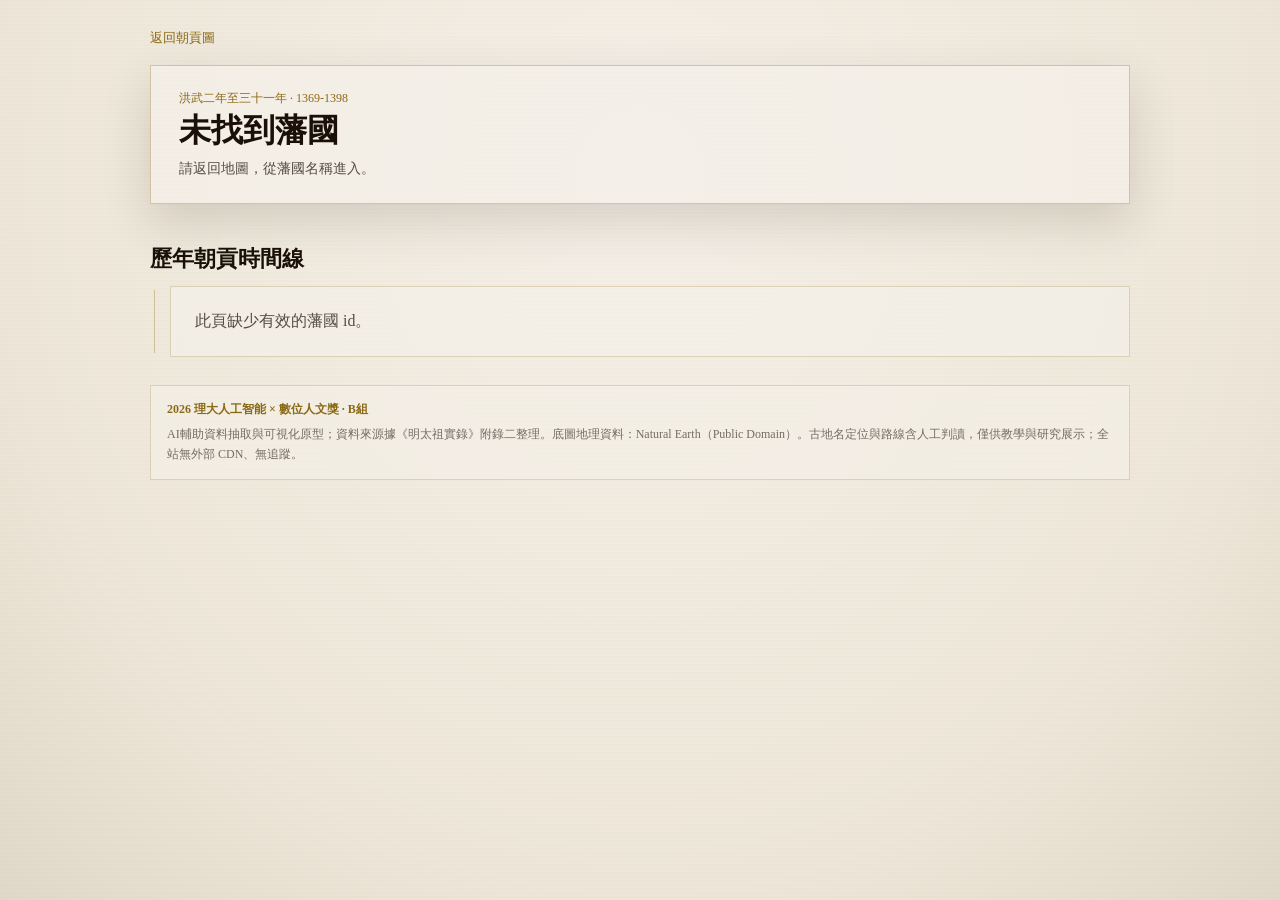
<file: country.html>
<!doctype html>
<html lang="zh-Hant">
  <head>
    <meta charset="utf-8" />
    <meta name="viewport" content="width=device-width, initial-scale=1" />
    <title>藩國朝貢記錄</title>
    <link rel="stylesheet" href="css/style.css" />
  </head>
  <body class="country-page">
    <main class="country-shell">
      <nav class="country-nav" aria-label="頁面導航">
        <a href="map.html">返回朝貢圖</a>
      </nav>
      <header class="country-hero">
        <p class="era-mark">洪武二年至三十一年 · 1369-1398</p>
        <h1 id="country-title">藩國朝貢記錄</h1>
        <p id="country-subtitle" class="country-subtitle"></p>
      </header>
      <section id="country-summary" class="country-summary" aria-label="藩國概覽"></section>
      <section class="country-timeline-section" aria-label="歷年朝貢時間線">
        <div class="section-heading">
          <h2>歷年朝貢時間線</h2>
          <p id="timeline-count"></p>
        </div>
        <div id="tribute-timeline" class="tribute-timeline"></div>
      </section>
      <footer id="country-compliance" class="country-compliance">
        <strong>2026 理大人工智能 × 數位人文獎 · B組</strong>
        <span>AI輔助資料抽取與可視化原型；資料來源據《明太祖實錄》附錄二整理。底圖地理資料：Natural Earth（Public Domain）。古地名定位與路線含人工判讀，僅供教學與研究展示；全站無外部 CDN、無追蹤。</span>
      </footer>
    </main>

    <script src="js/fontSizeControls.js"></script>
    <script src="js/data.js"></script>
    <script src="js/countryPage.js"></script>
  </body>
</html>
</file>
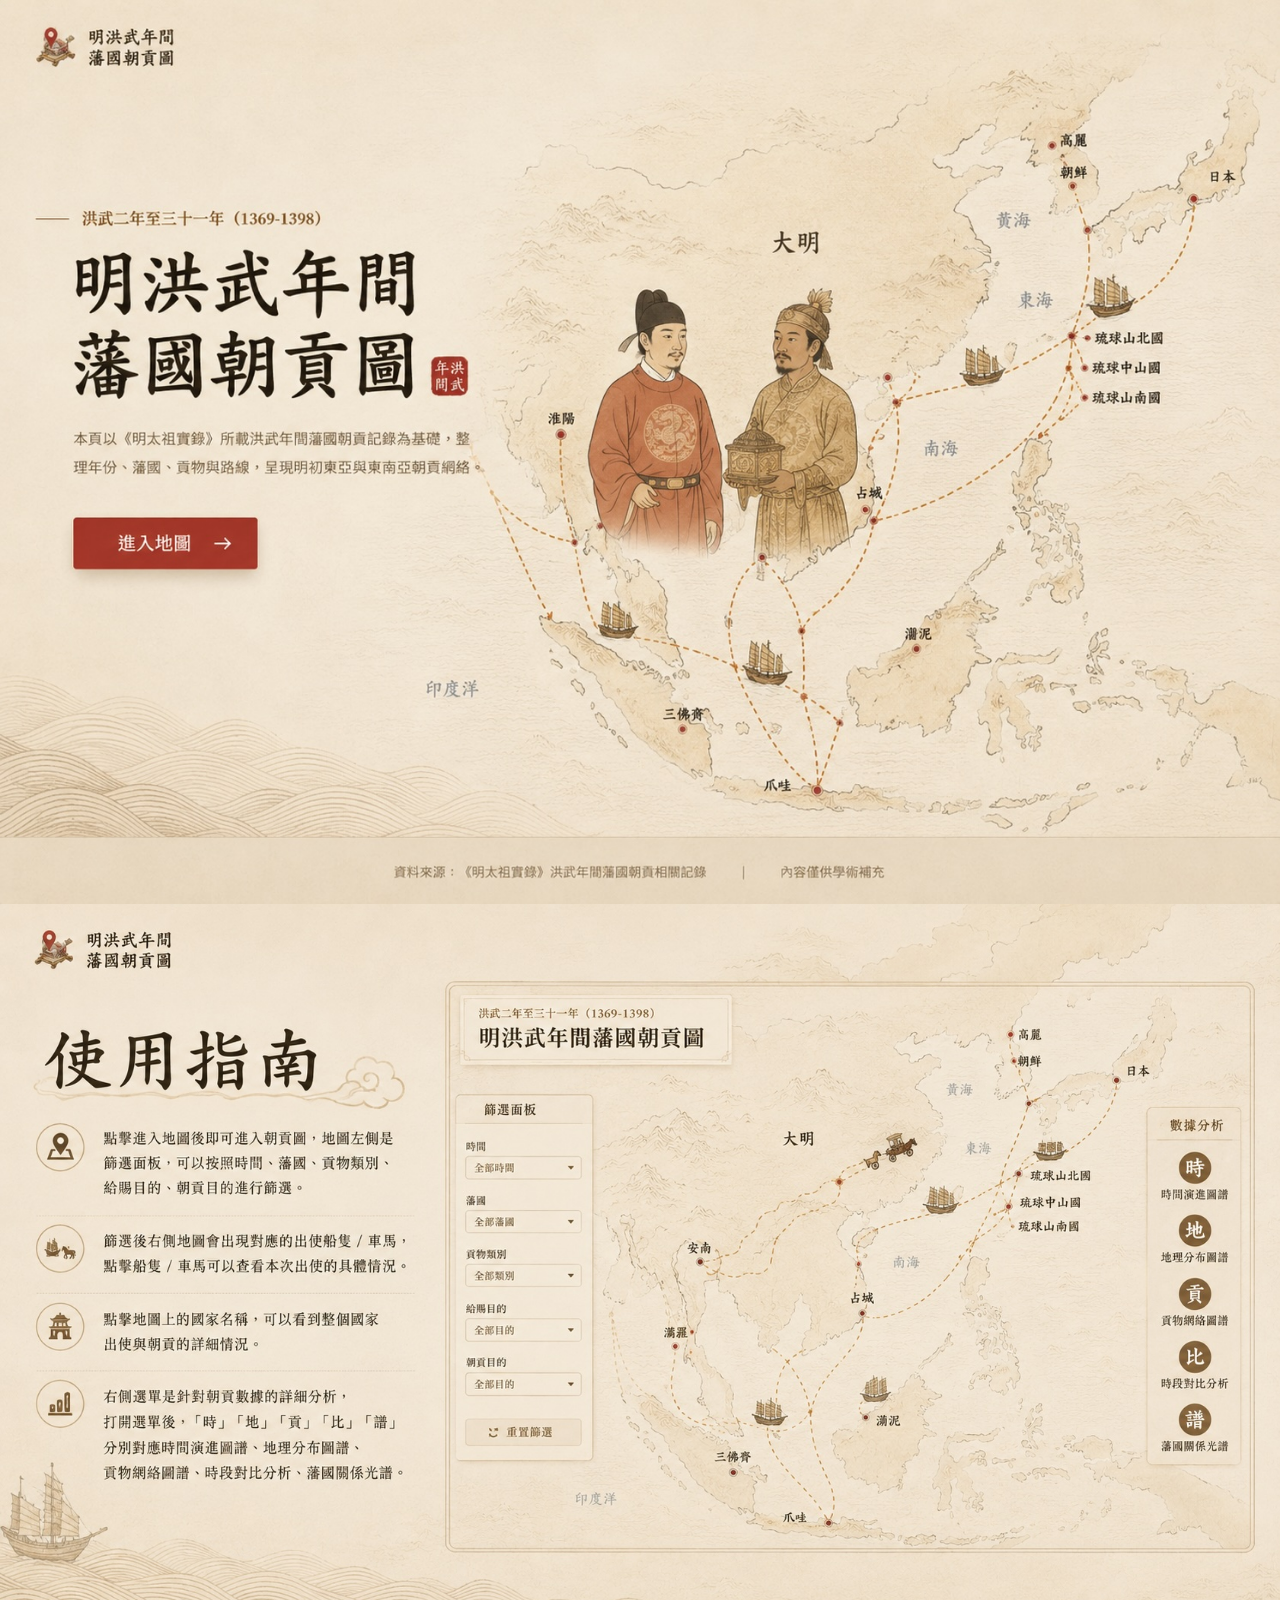
<file: home.html>
<!doctype html>
<html lang="zh-Hant">
  <head>
    <meta charset="utf-8" />
    <meta name="viewport" content="width=device-width, initial-scale=1" />
    <title>明洪武年間藩國朝貢圖</title>
    <link rel="stylesheet" href="css/home.css" />
  </head>
  <body>
    <main class="home-page" aria-label="明洪武年間藩國朝貢圖首頁">
      <section class="home-plate home-plate-hero" aria-label="首頁主視覺">
        <img src="assets/home/home-hero.jpg" alt="明洪武年間藩國朝貢圖首頁主視覺" />
        <a class="enter-map-hotspot" href="map.html" aria-label="進入地圖"></a>
      </section>

      <section class="home-plate" aria-label="使用指南">
        <img src="assets/home/home-guide.jpg" alt="明洪武年間藩國朝貢圖使用指南" />
      </section>
    </main>
  </body>
</html>
</file>
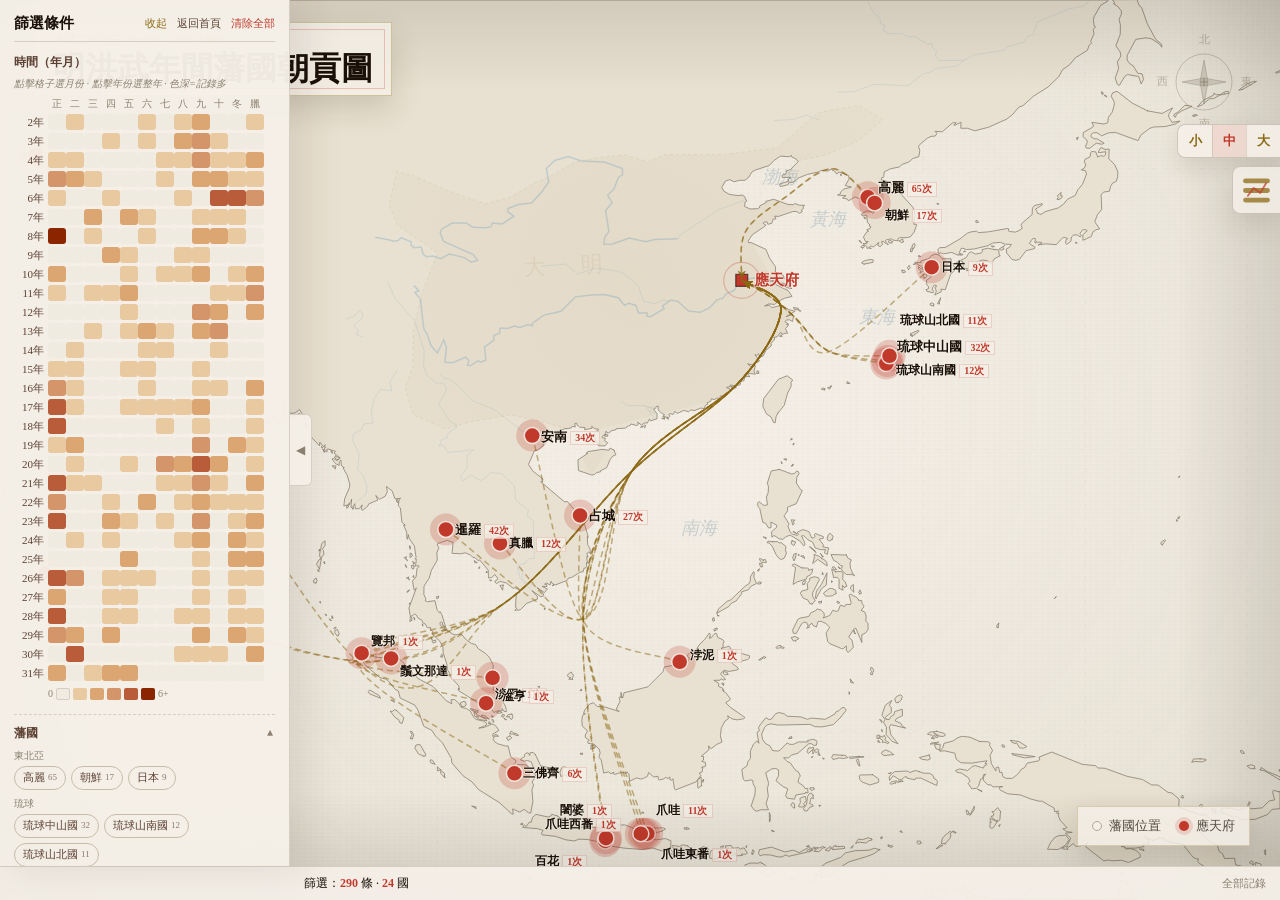
<file: map.html>
<!doctype html>
<html lang="zh-Hant">
  <head>
    <meta charset="utf-8" />
    <meta name="viewport" content="width=device-width, initial-scale=1" />
    <title>明洪武年間藩國朝貢圖</title>
    <link rel="stylesheet" href="css/style.css" />
  </head>
  <body>
    <main id="map-container" aria-label="明洪武年間藩國朝貢靜態地圖">
      <aside id="filter-panel" class="filter-panel" aria-label="多維度篩選面板">
        <div class="filter-inner">
          <div class="filter-header">
            <span class="filter-title">篩選條件</span>
            <div class="filter-actions">
              <button class="filter-collapse-btn" type="button" onclick="togglePanel()">收起</button>
              <a class="filter-home-link" href="home.html">返回首頁</a>
              <button class="filter-clear" type="button" onclick="clearAllFilters()">清除全部</button>
            </div>
          </div>

          <div class="filter-section">
            <div class="filter-section-label"><span>時間（年月）</span></div>
            <div class="filter-note" style="margin-bottom: 6px;">
              點擊格子選月份 · 點擊年份選整年 · 色深=記錄多
            </div>

            <div class="heatmap-header">
              <span class="heatmap-yr-spacer"></span>
              <span class="heatmap-mo-label">正</span>
              <span class="heatmap-mo-label">二</span>
              <span class="heatmap-mo-label">三</span>
              <span class="heatmap-mo-label">四</span>
              <span class="heatmap-mo-label">五</span>
              <span class="heatmap-mo-label">六</span>
              <span class="heatmap-mo-label">七</span>
              <span class="heatmap-mo-label">八</span>
              <span class="heatmap-mo-label">九</span>
              <span class="heatmap-mo-label">十</span>
              <span class="heatmap-mo-label">冬</span>
              <span class="heatmap-mo-label">臘</span>
            </div>

            <div class="heatmap-body" id="heatmap-body"></div>

            <div class="heatmap-legend">
              <span class="heatmap-legend-label">0</span>
              <span class="heatmap-legend-cell" style="background:#F0EBE0; border:1px solid #D5CFC3;"></span>
              <span class="heatmap-legend-cell" style="background:#E8C9A0;"></span>
              <span class="heatmap-legend-cell" style="background:#DCA672;"></span>
              <span class="heatmap-legend-cell" style="background:#D4956A;"></span>
              <span class="heatmap-legend-cell" style="background:#B85C3A;"></span>
              <span class="heatmap-legend-cell" style="background:#8B2500;"></span>
              <span class="heatmap-legend-label">6+</span>
            </div>
          </div>

          <hr class="filter-divider">

          <div class="filter-section">
            <button class="section-label section-trigger" type="button" onclick="toggleFilterSection('countries')">
              <span>藩國 <span class="filter-badge" id="badge-countries"></span></span>
              <span class="section-chevron open" id="chev-countries">▼</span>
            </button>
            <div id="sec-countries">
              <div class="filter-region-label">東北亞</div>
              <div class="pill-group" id="pills-northeast"></div>
              <div class="filter-region-label">琉球</div>
              <div class="pill-group" id="pills-ryukyu"></div>
              <div class="filter-region-label">東南亞大陸</div>
              <div class="pill-group" id="pills-sea-mainland"></div>
              <div class="filter-region-label">東南亞海島及其他</div>
              <div class="pill-group" id="pills-sea-island"></div>
            </div>
          </div>

          <hr class="filter-divider">

          <div class="filter-section">
            <button class="section-label section-trigger" type="button" onclick="toggleFilterSection('tribute')">
              <span>貢物類別 <span class="filter-badge" id="badge-tribute"></span></span>
              <span class="section-chevron open" id="chev-tribute">▼</span>
            </button>
            <div id="sec-tribute">
              <div class="pill-group" id="pills-tribute"></div>
              <div class="filter-note">篩選用概括分類 · 點擊路線圖標查看原始明細</div>
            </div>
          </div>

          <hr class="filter-divider">

          <div class="filter-section">
            <button class="section-label section-trigger" type="button" onclick="toggleFilterSection('gifts')">
              <span>給賜類別 <span class="filter-badge" id="badge-gifts"></span></span>
              <span class="section-chevron" id="chev-gifts">▼</span>
            </button>
            <div id="sec-gifts" hidden>
              <div class="pill-group" id="pills-gifts"></div>
            </div>
          </div>

          <hr class="filter-divider">

          <div class="filter-section">
            <button class="section-label section-trigger" type="button" onclick="toggleFilterSection('purpose')">
              <span>朝貢目的 <span class="filter-badge" id="badge-purpose"></span></span>
              <span class="section-chevron" id="chev-purpose">▼</span>
            </button>
            <div id="sec-purpose" hidden>
              <div class="pill-group" id="pills-purpose"></div>
              <div class="filter-note">部分記錄未標註目的 · 不勾選=顯示全部</div>
            </div>
          </div>
        </div>
      </aside>
      <button id="filter-toggle" class="filter-toggle" type="button" onclick="togglePanel()" aria-label="折疊篩選面板">◀</button>
      <div id="result-bar" class="result-bar" aria-live="polite">
        <span>篩選：<span class="result-num" id="result-count">290</span> 條 · <span class="result-num" id="result-nations">20</span> 國</span>
        <span class="result-tags" id="result-tags"></span>
      </div>
      <canvas id="base-canvas" aria-hidden="true"></canvas>
      <canvas id="route-canvas" aria-hidden="true"></canvas>
      <canvas id="anim-canvas" aria-hidden="true"></canvas>
      <div id="hit-layer" aria-label="藩國點擊熱區"></div>
      <div id="label-layer" aria-label="藩國位置標籤"></div>
      <section id="ui-layer" aria-label="地圖標題">
        <div class="title-block">
          <p class="era-mark">洪武二年至三十一年 · 1369-1398</p>
          <h1>明洪武年間藩國朝貢圖</h1>
        </div>
        <div class="map-legend" aria-label="圖例">
          <span><i class="legend-dot country-dot"></i>藩國位置</span>
          <span><i class="legend-dot capital-dot"></i>應天府</span>
        </div>
      </section>
    </main>

    <aside id="analysis-menu" class="analysis-menu" aria-label="分析入口">
      <div class="font-size-switcher" role="group" aria-label="字體大小" data-font-size-control>
        <button type="button" data-font-size-option="small" aria-label="小字體">小</button>
        <button type="button" data-font-size-option="medium" aria-label="中字體">中</button>
        <button type="button" data-font-size-option="large" aria-label="大字體">大</button>
      </div>
      <button id="analysis-menu-toggle" class="analysis-menu-toggle" type="button" aria-expanded="false" aria-controls="analysis-menu-list" aria-label="展開分析入口">
        <svg viewBox="0 0 48 48" aria-hidden="true" focusable="false">
          <rect x="10" y="12" width="28" height="5" rx="2.5"></rect>
          <rect x="10" y="22" width="28" height="5" rx="2.5"></rect>
          <rect x="10" y="32" width="28" height="5" rx="2.5"></rect>
          <path d="M15 30l6-8 7 5 6-10" fill="none"></path>
        </svg>
      </button>
      <div id="analysis-menu-list" class="analysis-menu-list" hidden>
        <button class="analysis-entry" type="button" data-title="時間演進圖譜" data-src="analysis/timeline.html" aria-label="時間演進圖譜">時</button>
        <button class="analysis-entry" type="button" data-title="地理分佈圖譜" data-src="analysis/geography.html" aria-label="地理分佈圖譜">地</button>
        <button class="analysis-entry" type="button" data-title="貢物網絡圖譜" data-src="analysis/tribute-network.html" aria-label="貢物網絡圖譜">貢</button>
        <button class="analysis-entry" type="button" data-title="時段對比分析" data-src="analysis/comparison.html" aria-label="時段對比分析">比</button>
        <button class="analysis-entry" type="button" data-title="藩國關係光譜" data-src="analysis/spectrum.html" aria-label="藩國關係光譜">譜</button>
      </div>
    </aside>

    <script src="js/fontSizeControls.js"></script>
    <script src="js/config.js"></script>
    <script src="js/data.js"></script>
    <script src="js/geodata.js"></script>
    <script src="js/baseMap.js"></script>
    <script src="js/icons.js"></script>
    <script src="js/routeRenderer.js"></script>
    <script src="js/hitLayer.js"></script>
    <script src="js/caravanAnim.js"></script>
    <script src="js/bindEvents.js"></script>
    <script src="js/filterPanel.js"></script>
    <script src="js/analysisMenu.js"></script>
  </body>
</html>
</file>
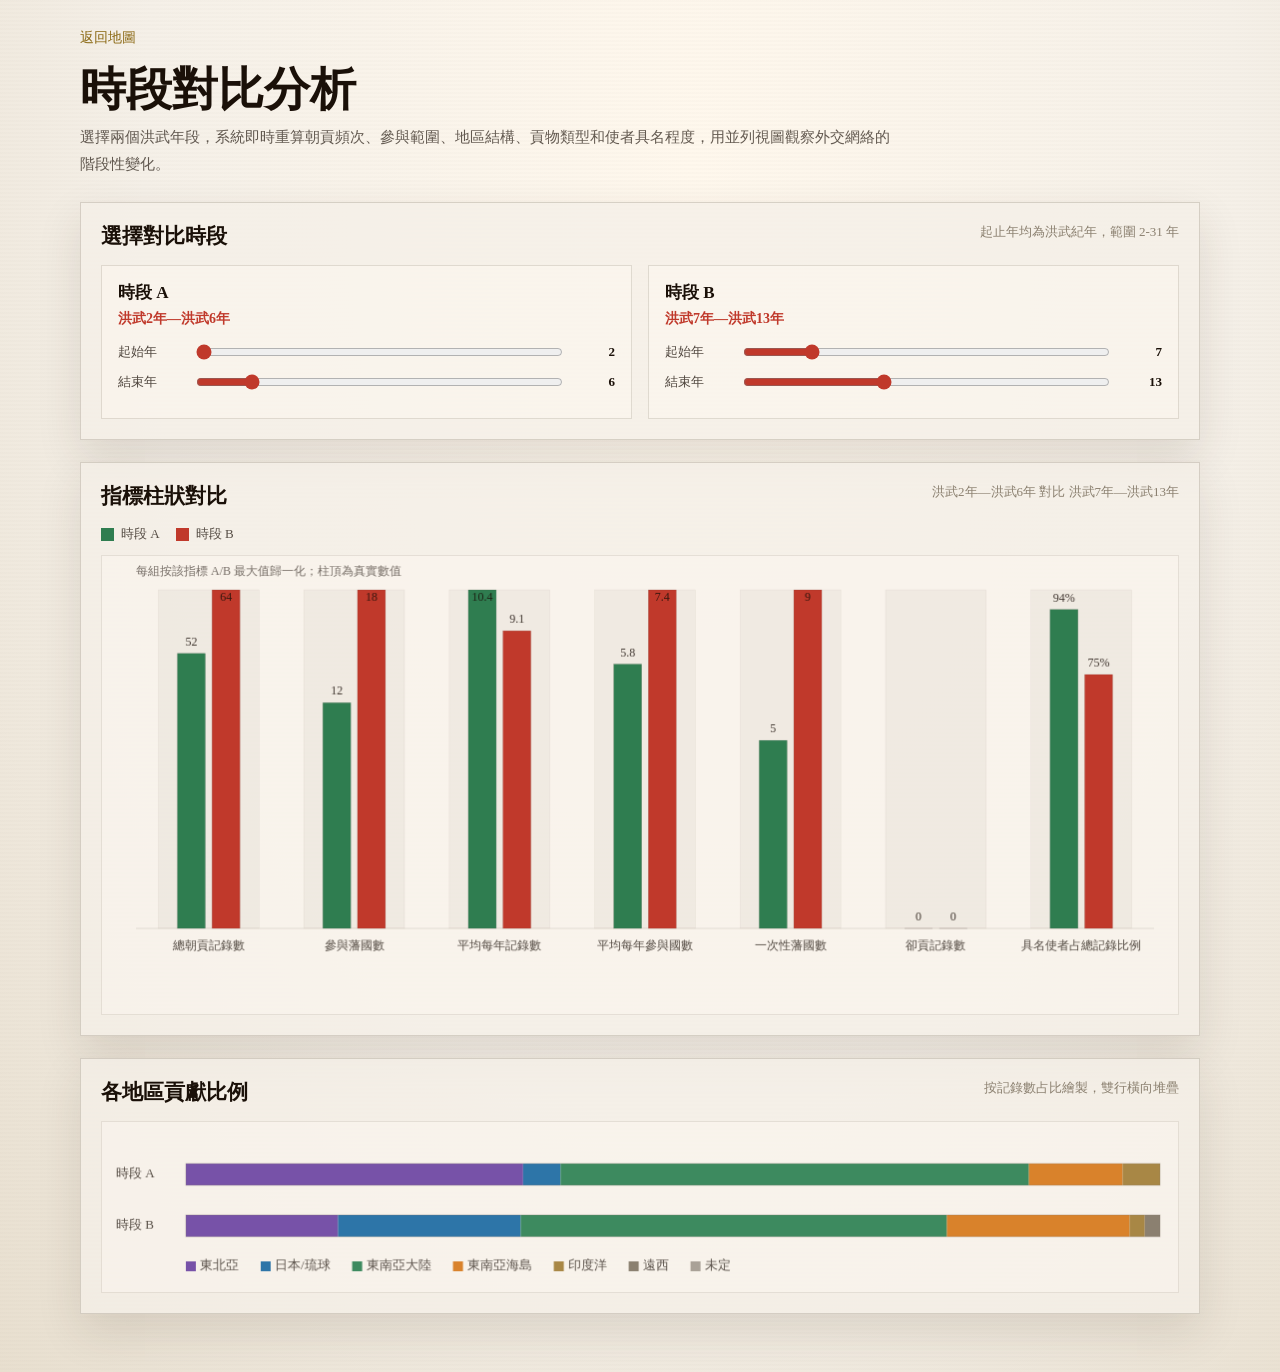
<file: analysis/comparison.html>
<!doctype html>
<html lang="zh-Hant">
  <head>
    <meta charset="utf-8" />
    <meta name="viewport" content="width=device-width, initial-scale=1" />
    <title>時段對比分析</title>
    <style>
      :root {
        --paper: #f5f0e8;
        --paper-deep: #e8dfcf;
        --ink: #1a1008;
        --ink-soft: rgba(26, 16, 8, 0.68);
        --line: rgba(139, 128, 112, 0.3);
        --muted: #8b8070;
        --gold: #8b6914;
        --vermillion: #c0392b;
        --green: #2f7d50;
        --shadow: rgba(58, 43, 26, 0.12);
      }

      * {
        box-sizing: border-box;
      }

      html,
      body {
        min-height: 100%;
        margin: 0;
      }

      body {
        background:
          repeating-linear-gradient(0deg, transparent, transparent 2px, rgba(139, 128, 112, 0.024) 2px, rgba(139, 128, 112, 0.024) 4px),
          radial-gradient(ellipse at 54% 12%, #fff8ed 0%, var(--paper) 56%, var(--paper-deep) 100%);
        color: var(--ink);
        font-family: "Noto Serif TC", "Noto Serif SC", "Source Han Serif TC", "Songti TC", serif;
      }

      .page {
        width: min(1120px, calc(100vw - 32px));
        margin: 0 auto;
        padding: 28px 0 58px;
      }

      .top-nav {
        margin-bottom: 18px;
      }

      .back-link {
        color: var(--gold);
        font-size: var(--fs-14, 14px);
        text-decoration: none;
      }

      .back-link:hover,
      .back-link:focus-visible {
        color: var(--vermillion);
        text-decoration: underline;
        text-underline-offset: 3px;
      }

      h1,
      h2,
      h3,
      p {
        margin-top: 0;
      }

      h1 {
        margin-bottom: 8px;
        color: var(--ink);
        font-size: clamp(var(--fs-30, 30px), 5vw, var(--fs-46, 46px));
        line-height: 1.1;
        letter-spacing: 0;
      }

      .subtitle {
        max-width: 820px;
        margin-bottom: 24px;
        color: var(--ink-soft);
        font-size: var(--fs-15, 15px);
        line-height: 1.8;
      }

      .section {
        margin-top: 22px;
        padding: 20px;
        border: 1px solid var(--line);
        background: rgba(245, 240, 232, 0.78);
        box-shadow: 0 18px 42px var(--shadow);
      }

      .section-head {
        display: flex;
        align-items: baseline;
        justify-content: space-between;
        gap: 16px;
        margin-bottom: 16px;
      }

      h2 {
        margin-bottom: 0;
        color: var(--ink);
        font-size: var(--fs-21, 21px);
        line-height: 1.25;
      }

      .note {
        color: var(--muted);
        font-size: var(--fs-13, 13px);
      }

      .period-grid {
        display: grid;
        grid-template-columns: repeat(2, minmax(0, 1fr));
        gap: 16px;
      }

      .period-picker {
        padding: 16px;
        border: 1px solid rgba(139, 128, 112, 0.24);
        background: rgba(255, 250, 242, 0.38);
      }

      .period-picker h3 {
        margin-bottom: 6px;
        font-size: var(--fs-17, 17px);
        line-height: 1.3;
      }

      .period-display {
        margin-bottom: 14px;
        color: var(--vermillion);
        font-size: var(--fs-14, 14px);
        font-weight: 700;
      }

      .range-row {
        display: grid;
        grid-template-columns: 64px minmax(0, 1fr) 42px;
        align-items: center;
        gap: 12px;
        margin: 10px 0;
        color: rgba(26, 16, 8, 0.76);
        font-size: var(--fs-13, 13px);
      }

      input[type="range"] {
        width: 100%;
        accent-color: var(--vermillion);
      }

      .range-value {
        color: var(--ink);
        font-weight: 700;
        text-align: right;
      }

      .metric-chart-wrap {
        display: grid;
        gap: 12px;
      }

      .chart-legend {
        display: flex;
        flex-wrap: wrap;
        gap: 16px;
        color: rgba(26, 16, 8, 0.72);
        font-size: var(--fs-13, 13px);
      }

      .legend-item {
        display: inline-flex;
        align-items: center;
        gap: 7px;
      }

      .legend-swatch {
        width: 13px;
        height: 13px;
        background: var(--color);
      }

      .metric-bar-canvas {
        display: block;
        width: 100%;
        height: 460px;
        border: 1px solid rgba(139, 128, 112, 0.18);
        background: rgba(255, 250, 242, 0.34);
      }

      .region-canvas {
        display: block;
        width: 100%;
        height: 172px;
        border: 1px solid rgba(139, 128, 112, 0.18);
        background: rgba(255, 250, 242, 0.34);
      }

      @media (max-width: 820px) {
        .period-grid {
          grid-template-columns: 1fr;
        }

        .metric-bar-canvas {
          height: 560px;
        }
      }
    </style>
  </head>
  <body>
    <main class="page">
      <nav class="top-nav"><a class="back-link" href="../map.html">返回地圖</a></nav>
      <h1>時段對比分析</h1>
      <p class="subtitle">選擇兩個洪武年段，系統即時重算朝貢頻次、參與範圍、地區結構、貢物類型和使者具名程度，用並列視圖觀察外交網絡的階段性變化。</p>

      <section class="section" aria-label="時段選擇">
        <div class="section-head">
          <h2>選擇對比時段</h2>
          <span class="note">起止年均為洪武紀年，範圍 2-31 年</span>
        </div>
        <div class="period-grid">
          <div class="period-picker" data-period="a">
            <h3>時段 A</h3>
            <div id="period-a-display" class="period-display">洪武2年—洪武6年</div>
            <label class="range-row">
              <span>起始年</span>
              <input id="a-start" type="range" min="2" max="31" value="2" />
              <span id="a-start-value" class="range-value">2</span>
            </label>
            <label class="range-row">
              <span>結束年</span>
              <input id="a-end" type="range" min="2" max="31" value="6" />
              <span id="a-end-value" class="range-value">6</span>
            </label>
          </div>
          <div class="period-picker" data-period="b">
            <h3>時段 B</h3>
            <div id="period-b-display" class="period-display">洪武7年—洪武13年</div>
            <label class="range-row">
              <span>起始年</span>
              <input id="b-start" type="range" min="2" max="31" value="7" />
              <span id="b-start-value" class="range-value">7</span>
            </label>
            <label class="range-row">
              <span>結束年</span>
              <input id="b-end" type="range" min="2" max="31" value="13" />
              <span id="b-end-value" class="range-value">13</span>
            </label>
          </div>
        </div>
      </section>

      <section class="section" aria-label="對比結果">
        <div class="section-head">
          <h2>指標柱狀對比</h2>
          <span id="metric-chart-note" class="note"></span>
        </div>
        <div class="metric-chart-wrap">
          <div class="chart-legend" aria-label="柱狀圖圖例">
            <span class="legend-item"><i class="legend-swatch" style="--color:#2f7d50"></i>時段 A</span>
            <span class="legend-item"><i class="legend-swatch" style="--color:#c0392b"></i>時段 B</span>
          </div>
          <canvas id="metric-bar-canvas" class="metric-bar-canvas"></canvas>
        </div>
      </section>

      <section class="section" aria-label="地區貢獻比例">
        <div class="section-head">
          <h2>各地區貢獻比例</h2>
          <span class="note">按記錄數占比繪製，雙行橫向堆疊</span>
        </div>
        <canvas id="region-canvas" class="region-canvas"></canvas>
      </section>
    </main>

    <script src="../js/fontSizeControls.js"></script>
    <script src="../js/data.js"></script>
    <script>
      (function () {
        "use strict";

        const { TRIBUTE_DATA, COUNTRIES } = window;

        const regionMeta = [
          { key: "korea", label: "東北亞", color: "#7752a8" },
          { key: "east_asia", label: "日本/琉球", color: "#2d75a8" },
          { key: "southeast_asia", label: "東南亞大陸", color: "#3d8a5f" },
          { key: "island_southeast_asia", label: "東南亞海島", color: "#d9822b" },
          { key: "indian_ocean", label: "印度洋", color: "#a88745" },
          { key: "far_west", label: "遠西", color: "#8b8070" },
          { key: "unknown", label: "未定", color: "#a9a197" },
        ];

        const state = {
          a: { start: 2, end: 6 },
          b: { start: 7, end: 13 },
        };

        const metricDefs = [
          { key: "totalRecords", label: "總朝貢記錄數", format: formatInteger, axisFormat: formatInteger },
          { key: "countryCount", label: "參與藩國數", format: formatInteger, axisFormat: formatInteger },
          { key: "avgRecordsPerYear", label: "平均每年記錄數", format: formatDecimal, axisFormat: formatDecimal },
          { key: "avgCountriesPerYear", label: "平均每年參與國數", format: formatDecimal, axisFormat: formatDecimal },
          { key: "oneTimeCountryCount", label: "一次性藩國數", format: formatInteger, axisFormat: formatInteger },
          { key: "rejectedTributeCount", label: "卻貢記錄數", format: formatInteger, axisFormat: formatInteger },
          { key: "namedEnvoyRatio", label: "具名使者占總記錄比例", format: formatPercent, axisFormat: formatPercent },
        ];

        function normalizeRange(range) {
          const start = Math.min(Number(range.start), Number(range.end));
          const end = Math.max(Number(range.start), Number(range.end));
          return { start, end };
        }

        function recordsInRange(range) {
          const { start, end } = normalizeRange(range);
          return TRIBUTE_DATA.filter((record) => record.year >= start && record.year <= end);
        }

        function hasNamedEnvoy(record) {
          const value = String(record.envoy || "").trim();
          return value !== "" && value !== "不詳";
        }

        function countBy(list, getter) {
          const map = new Map();
          list.forEach((item) => {
            const key = getter(item);
            map.set(key, (map.get(key) || 0) + 1);
          });
          return map;
        }

        function getCountryRegion(countryId) {
          return COUNTRIES[countryId]?.region || "unknown";
        }

        function computePeriod(range) {
          const normalized = normalizeRange(range);
          const records = recordsInRange(normalized);
          const years = normalized.end - normalized.start + 1;
          const countryRecordCounts = countBy(records, (record) => record.countryId);
          const yearlyCountryCounts = [];

          for (let year = normalized.start; year <= normalized.end; year += 1) {
            yearlyCountryCounts.push(new Set(records.filter((record) => record.year === year).map((record) => record.countryId)).size);
          }

          const regionCounts = new Map(regionMeta.map((region) => [region.key, 0]));
          records.forEach((record) => {
            const region = getCountryRegion(record.countryId);
            regionCounts.set(region, (regionCounts.get(region) || 0) + 1);
          });

          return {
            range: normalized,
            records,
            totalRecords: records.length,
            countryCount: countryRecordCounts.size,
            avgRecordsPerYear: records.length / years,
            avgCountriesPerYear: yearlyCountryCounts.reduce((sum, count) => sum + count, 0) / years,
            oneTimeCountryCount: Array.from(countryRecordCounts.values()).filter((count) => count === 1).length,
            regionCounts,
            rejectedTributeCount: records.filter((record) => String(record.tributeRaw || "").includes("卻貢")).length,
            namedEnvoyRatio: records.length ? records.filter(hasNamedEnvoy).length / records.length : 0,
          };
        }

        function formatInteger(value) {
          return String(Math.round(value));
        }

        function formatDecimal(value) {
          return value.toFixed(1);
        }

        function formatPercent(value) {
          return `${Math.round(value * 100)}%`;
        }

        function rangeLabel(range) {
          const normalized = normalizeRange(range);
          return `洪武${normalized.start}年—洪武${normalized.end}年`;
        }

        function renderControls() {
          ["a", "b"].forEach((key) => {
            const normalized = normalizeRange(state[key]);
            document.getElementById(`${key}-start`).value = String(state[key].start);
            document.getElementById(`${key}-end`).value = String(state[key].end);
            document.getElementById(`${key}-start-value`).textContent = state[key].start;
            document.getElementById(`${key}-end-value`).textContent = state[key].end;
            document.getElementById(`period-${key}-display`).textContent = rangeLabel(normalized);
          });
        }

        function fontPx(size) {
          const scale = typeof window.getFontScale === "function" ? window.getFontScale() : 1;
          return Math.round(size * scale * 10) / 10;
        }

        function drawMetricBarCanvas(periodA, periodB) {
          const canvas = document.getElementById("metric-bar-canvas");
          const rect = canvas.getBoundingClientRect();
          const dpr = window.devicePixelRatio || 1;
          canvas.width = Math.max(1, Math.round(rect.width * dpr));
          canvas.height = Math.max(1, Math.round(rect.height * dpr));
          const ctx = canvas.getContext("2d");
          ctx.setTransform(dpr, 0, 0, dpr, 0, 0);
          ctx.clearRect(0, 0, rect.width, rect.height);

          document.getElementById("metric-chart-note").textContent = `${rangeLabel(periodA.range)} 對比 ${rangeLabel(periodB.range)}`;

          const isNarrow = rect.width < 720;
          const chart = {
            left: isNarrow ? 28 : 34,
            right: rect.width - 24,
            top: 34,
            bottom: rect.height - (isNarrow ? 124 : 86),
          };
          const chartWidth = Math.max(1, chart.right - chart.left);
          const chartHeight = Math.max(1, chart.bottom - chart.top);
          const groupWidth = chartWidth / metricDefs.length;
          const barWidth = Math.min(isNarrow ? 18 : 28, groupWidth * 0.24);

          ctx.save();
          ctx.strokeStyle = "rgba(139, 128, 112, 0.42)";
          ctx.lineWidth = 0.5;
          ctx.beginPath();
          ctx.moveTo(chart.left, chart.bottom);
          ctx.lineTo(chart.right, chart.bottom);
          ctx.stroke();

          ctx.font = `${fontPx(12)}px "Noto Serif TC", "Noto Serif SC", serif`;
          ctx.fillStyle = "rgba(26, 16, 8, 0.58)";
          ctx.textAlign = "left";
          ctx.textBaseline = "top";
          ctx.fillText("每組按該指標 A/B 最大值歸一化；柱頂為真實數值", chart.left, chart.top - 24);

          metricDefs.forEach((metric, index) => {
            const center = chart.left + groupWidth * index + groupWidth / 2;
            const aValue = periodA[metric.key];
            const bValue = periodB[metric.key];
            const localMax = Math.max(aValue, bValue, 1);
            const guideLeft = center - Math.max(barWidth * 1.8, groupWidth * 0.24);
            const guideWidth = Math.max(barWidth * 3.6, groupWidth * 0.48);
            ctx.fillStyle = "rgba(139, 128, 112, 0.08)";
            ctx.fillRect(guideLeft, chart.top, guideWidth, chartHeight);
            ctx.strokeStyle = "rgba(139, 128, 112, 0.14)";
            ctx.strokeRect(guideLeft, chart.top, guideWidth, chartHeight);
            drawOneBar(ctx, center - barWidth * 0.62, chart, localMax, barWidth, aValue, "#2f7d50", metric.format);
            drawOneBar(ctx, center + barWidth * 0.62, chart, localMax, barWidth, bValue, "#c0392b", metric.format);

            ctx.save();
            ctx.fillStyle = "rgba(26, 16, 8, 0.74)";
            ctx.font = `${fontPx(isNarrow ? 11 : 12)}px "Noto Serif TC", "Noto Serif SC", serif`;
            ctx.textAlign = isNarrow ? "right" : "center";
            ctx.textBaseline = "top";
            if (isNarrow) {
              ctx.translate(center - 4, chart.bottom + 12);
              ctx.rotate(-Math.PI / 4);
              ctx.fillText(metric.label, 0, 0);
            } else {
              wrapCanvasText(ctx, metric.label, center, chart.bottom + 12, Math.max(64, groupWidth - 8), 16);
            }
            ctx.restore();
          });
          ctx.restore();
        }

        function drawOneBar(ctx, x, chart, yMax, width, value, color, formatter) {
          const chartHeight = chart.bottom - chart.top;
          const barHeight = yMax ? (value / yMax) * chartHeight : 0;
          const y = chart.bottom - barHeight;
          ctx.fillStyle = color;
          ctx.fillRect(x - width / 2, y, width, barHeight);
          ctx.strokeStyle = "rgba(26, 16, 8, 0.18)";
          ctx.strokeRect(x - width / 2, y, width, barHeight);
          ctx.fillStyle = "rgba(26, 16, 8, 0.82)";
          ctx.font = `${fontPx(12)}px "Noto Serif TC", "Noto Serif SC", serif`;
          ctx.textAlign = "center";
          ctx.textBaseline = "bottom";
          ctx.fillText(formatter(value), x, Math.max(chart.top + 14, y - 5));
        }

        function wrapCanvasText(ctx, text, x, y, maxWidth, lineHeight) {
          const chars = Array.from(text);
          let line = "";
          let offset = 0;
          chars.forEach((char, index) => {
            const testLine = line + char;
            if (ctx.measureText(testLine).width > maxWidth && line) {
              ctx.fillText(line, x, y + offset);
              line = char;
              offset += lineHeight;
            } else {
              line = testLine;
            }
            if (index === chars.length - 1 && line) {
              ctx.fillText(line, x, y + offset);
            }
          });
        }

        function drawRegionCanvas(periodA, periodB) {
          const canvas = document.getElementById("region-canvas");
          const rect = canvas.getBoundingClientRect();
          const dpr = window.devicePixelRatio || 1;
          canvas.width = Math.max(1, Math.round(rect.width * dpr));
          canvas.height = Math.max(1, Math.round(rect.height * dpr));
          const ctx = canvas.getContext("2d");
          ctx.setTransform(dpr, 0, 0, dpr, 0, 0);
          ctx.clearRect(0, 0, rect.width, rect.height);

          const left = 84;
          const right = rect.width - 18;
          const barWidth = Math.max(40, right - left);
          const rows = [
            { label: "時段 A", period: periodA, y: 42 },
            { label: "時段 B", period: periodB, y: 94 },
          ];

          ctx.font = `${fontPx(13)}px "Noto Serif TC", "Noto Serif SC", serif`;
          ctx.textBaseline = "middle";
          rows.forEach((row) => {
            ctx.fillStyle = "rgba(26, 16, 8, 0.72)";
            ctx.fillText(row.label, 14, row.y + 11);
            let x = left;
            regionMeta.forEach((region) => {
              const count = row.period.regionCounts.get(region.key) || 0;
              const width = row.period.totalRecords ? (count / row.period.totalRecords) * barWidth : 0;
              if (width > 0) {
                ctx.fillStyle = region.color;
                ctx.fillRect(x, row.y, width, 22);
              }
              x += width;
            });
            ctx.strokeStyle = "rgba(139, 128, 112, 0.32)";
            ctx.strokeRect(left, row.y, barWidth, 22);
          });

          let legendX = left;
          const legendY = 146;
          regionMeta.forEach((region) => {
            ctx.fillStyle = region.color;
            ctx.fillRect(legendX, legendY - 5, 10, 10);
            ctx.fillStyle = "rgba(26, 16, 8, 0.7)";
            ctx.fillText(region.label, legendX + 14, legendY);
            legendX += ctx.measureText(region.label).width + 36;
          });
        }

        function render() {
          renderControls();
          const periodA = computePeriod(state.a);
          const periodB = computePeriod(state.b);
          drawMetricBarCanvas(periodA, periodB);
          drawRegionCanvas(periodA, periodB);
        }

        function bindControls() {
          ["a", "b"].forEach((key) => {
            ["start", "end"].forEach((edge) => {
              document.getElementById(`${key}-${edge}`).addEventListener("input", (event) => {
                state[key][edge] = Number(event.target.value);
                render();
              });
            });
          });

          window.addEventListener("resize", render);
          window.addEventListener("fontSizeChange", render);
        }

        bindControls();
        render();
      })();
    </script>
  </body>
</html>
</file>
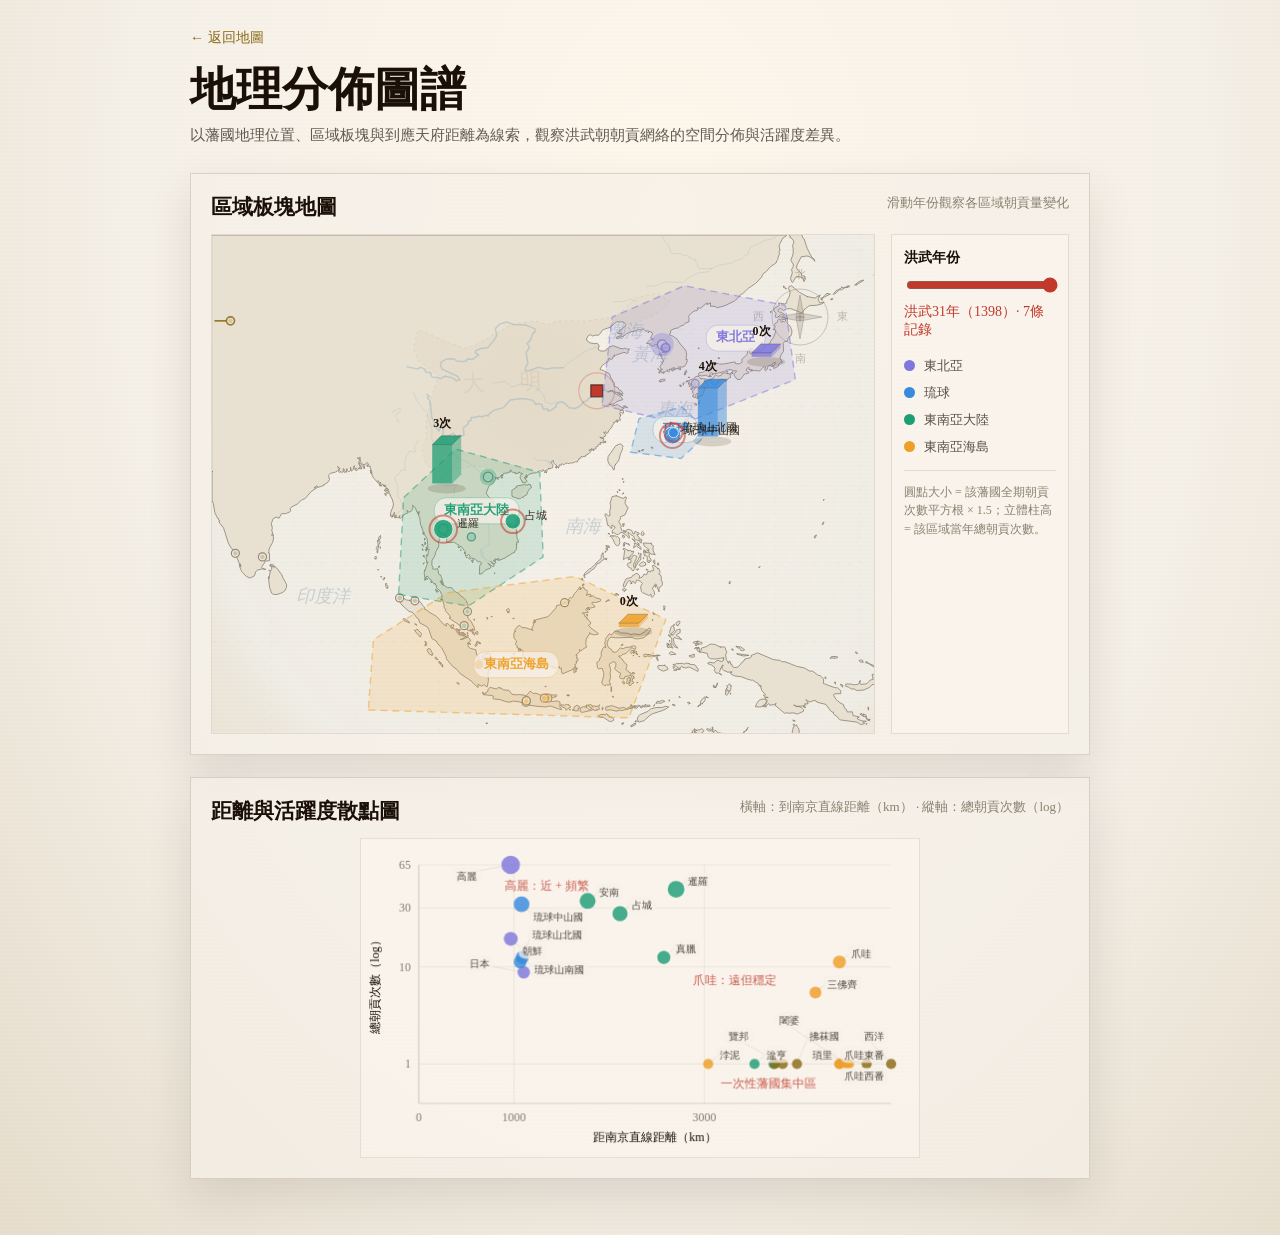
<file: analysis/geography.html>
<!doctype html>
<html lang="zh-Hant">
  <head>
    <meta charset="utf-8" />
    <meta name="viewport" content="width=device-width, initial-scale=1" />
    <title>地理分佈圖譜</title>
    <style>
      :root {
        --paper: #f5f0e8;
        --ink: #1a1008;
        --ink-soft: rgba(26, 16, 8, 0.68);
        --line: rgba(139, 128, 112, 0.28);
        --muted: #8b8070;
        --vermillion: #c0392b;
        --gold: #8b6914;
        --shadow: rgba(58, 43, 26, 0.12);
      }

      * {
        box-sizing: border-box;
      }

      html,
      body {
        min-height: 100%;
        margin: 0;
      }

      body {
        background:
          repeating-linear-gradient(0deg, transparent, transparent 2px, rgba(139, 128, 112, 0.02) 2px, rgba(139, 128, 112, 0.02) 4px),
          radial-gradient(ellipse at 52% 18%, #fff8ed 0%, var(--paper) 58%, #e6ddcc 100%);
        color: var(--ink);
        font-family: "Noto Serif TC", "Noto Serif SC", "Source Han Serif TC", "Songti TC", serif;
      }

      .page {
        width: min(900px, calc(100vw - 32px));
        margin: 0 auto;
        padding: 28px 0 56px;
      }

      .top-nav {
        margin-bottom: 18px;
      }

      .back-link {
        color: var(--gold);
        font-size: var(--fs-14, 14px);
        text-decoration: none;
      }

      .back-link:hover,
      .back-link:focus-visible {
        color: var(--vermillion);
        text-decoration: underline;
        text-underline-offset: 3px;
      }

      h1,
      h2,
      p {
        margin-top: 0;
      }

      h1 {
        margin-bottom: 6px;
        color: var(--ink);
        font-size: clamp(var(--fs-30, 30px), 5vw, var(--fs-46, 46px));
        line-height: 1.1;
        letter-spacing: 0;
      }

      .subtitle {
        max-width: 760px;
        margin-bottom: 24px;
        color: var(--ink-soft);
        font-size: var(--fs-15, 15px);
        line-height: 1.8;
      }

      .section {
        margin-top: 22px;
        padding: 20px;
        border: 1px solid var(--line);
        background: rgba(245, 240, 232, 0.72);
        box-shadow: 0 18px 42px var(--shadow);
      }

      .section-head {
        display: flex;
        align-items: baseline;
        justify-content: space-between;
        gap: 16px;
        margin-bottom: 14px;
      }

      h2 {
        margin-bottom: 0;
        color: var(--ink);
        font-size: var(--fs-21, 21px);
        line-height: 1.25;
      }

      .note {
        color: var(--muted);
        font-size: var(--fs-13, 13px);
      }

      .map-layout {
        display: grid;
        grid-template-columns: minmax(0, 1fr) 178px;
        gap: 16px;
        align-items: stretch;
      }

      .map-frame {
        position: relative;
        height: 500px;
        min-height: 500px;
        overflow: hidden;
        border: 1px solid rgba(139, 128, 112, 0.2);
        background:
          repeating-linear-gradient(0deg, transparent, transparent 2px, rgba(139, 128, 112, 0.018) 2px, rgba(139, 128, 112, 0.018) 4px),
          #f5f0e8;
      }

      #base-canvas,
      #geo-overlay-canvas,
      #label-layer,
      #hit-layer {
        position: absolute;
        inset: 0;
        display: block;
        width: 100%;
        height: 100%;
      }

      #base-canvas {
        z-index: 1;
      }

      #geo-overlay-canvas {
        z-index: 3;
        pointer-events: none;
      }

      #label-layer,
      #hit-layer {
        display: none !important;
        pointer-events: none;
      }

      .geo-side {
        padding: 14px 12px;
        border: 1px solid rgba(139, 128, 112, 0.22);
        background: rgba(255, 250, 242, 0.34);
      }

      .year-control {
        margin-bottom: 18px;
      }

      .year-control label {
        display: block;
        margin-bottom: 8px;
        color: var(--ink);
        font-size: var(--fs-14, 14px);
        font-weight: 700;
      }

      .year-control output {
        display: block;
        margin-top: 6px;
        color: var(--vermillion);
        font-size: var(--fs-13, 13px);
      }

      input[type="range"] {
        width: 100%;
        accent-color: var(--vermillion);
      }

      .legend {
        display: grid;
        gap: 9px;
        color: rgba(26, 16, 8, 0.72);
        font-size: var(--fs-13, 13px);
      }

      .legend-item {
        display: grid;
        grid-template-columns: 13px minmax(0, 1fr);
        gap: 7px;
        align-items: center;
      }

      .swatch {
        width: 11px;
        height: 11px;
        border-radius: 50%;
        background: var(--region-color);
      }

      .size-note {
        margin-top: 14px;
        padding-top: 12px;
        border-top: 1px solid rgba(139, 128, 112, 0.22);
        color: var(--muted);
        font-size: var(--fs-12, 12px);
        line-height: 1.55;
      }

      #scatter-canvas {
        display: block;
        width: 560px;
        max-width: 100%;
        height: 320px;
        margin: 0 auto;
        border: 1px solid rgba(139, 128, 112, 0.18);
        background: rgba(255, 250, 242, 0.34);
      }

      @media (max-width: 760px) {
        .page {
          width: min(100vw - 20px, 900px);
          padding-top: 20px;
        }

        .section {
          padding: 14px 12px;
        }

        .section-head {
          display: block;
        }

        .map-layout {
          grid-template-columns: 1fr;
        }

        .geo-side {
          display: grid;
          grid-template-columns: 1fr 1fr;
          gap: 12px;
        }
      }
    </style>
  </head>
  <body>
    <main class="page">
      <nav class="top-nav" aria-label="頁面導航">
        <a class="back-link" href="../map.html">← 返回地圖</a>
      </nav>

      <header>
        <h1>地理分佈圖譜</h1>
        <p class="subtitle">以藩國地理位置、區域板塊與到應天府距離為線索，觀察洪武朝朝貢網絡的空間分佈與活躍度差異。</p>
      </header>

      <section class="section" aria-labelledby="map-title">
        <div class="section-head">
          <h2 id="map-title">區域板塊地圖</h2>
          <span class="note">滑動年份觀察各區域朝貢量變化</span>
        </div>
        <div class="map-layout">
          <div id="geo-map-frame" class="map-frame" aria-label="東亞與東南亞區域分佈底圖">
            <canvas id="base-canvas" aria-hidden="true"></canvas>
            <canvas id="geo-overlay-canvas" aria-label="地理區域與朝貢次數疊加圖"></canvas>
            <div id="hit-layer" aria-hidden="true"></div>
            <div id="label-layer" aria-hidden="true"></div>
          </div>
          <aside class="geo-side" aria-label="地圖圖例與時間控制">
            <div class="year-control">
              <label for="year-slider">洪武年份</label>
              <input id="year-slider" type="range" min="2" max="31" value="31" />
              <output id="year-output">洪武31年（1398）</output>
            </div>
            <div class="legend" id="region-legend"></div>
            <p class="size-note">圓點大小 = 該藩國全期朝貢次數平方根 × 1.5；立體柱高 = 該區域當年總朝貢次數。</p>
          </aside>
        </div>
      </section>

      <section class="section" aria-labelledby="scatter-title">
        <div class="section-head">
          <h2 id="scatter-title">距離與活躍度散點圖</h2>
          <span class="note">橫軸：到南京直線距離（km） · 縱軸：總朝貢次數（log）</span>
        </div>
        <canvas id="scatter-canvas" width="560" height="320" aria-label="距離與朝貢活躍度散點圖"></canvas>
      </section>
    </main>

    <script src="../js/fontSizeControls.js"></script>
    <script src="../js/config.js"></script>
    <script src="../js/data.js"></script>
    <script src="../js/geodata.js"></script>
    <script src="../js/baseMap.js"></script>
    <script>
      (function () {
        "use strict";

        const records = window.TRIBUTE_DATA || [];
        const countries = window.COUNTRIES || {};
        const nanjing = window.NANJING || { lat: 32.06, lng: 118.78 };
        const mapFrame = document.getElementById("geo-map-frame");
        const overlayCanvas = document.getElementById("geo-overlay-canvas");
        const scatterCanvas = document.getElementById("scatter-canvas");
        const slider = document.getElementById("year-slider");
        const yearOutput = document.getElementById("year-output");
        const legend = document.getElementById("region-legend");

        const regionDefs = {
          northeast_asia: {
            label: "東北亞",
            color: "#7F77DD",
            fill: "rgba(127,119,221,0.15)",
            polygon: [
              [119.4, 30.2],
              [129.0, 27.8],
              [142.4, 33.5],
              [141.2, 43.0],
              [129.2, 45.5],
              [120.6, 41.5],
            ],
            labelPoint: [135.3, 38.8],
            pillar: [137.2, 36.4],
          },
          ryukyu: {
            label: "琉球",
            color: "#378ADD",
            fill: "rgba(55,138,221,0.15)",
            polygon: [
              [122.8, 24.2],
              [128.8, 23.4],
              [132.1, 26.7],
              [128.9, 30.0],
              [123.8, 28.5],
            ],
            labelPoint: [128.2, 27.1],
            pillar: [130.8, 26.2],
          },
          southeast_asia_mainland: {
            label: "東南亞大陸",
            color: "#1D9E75",
            fill: "rgba(29,158,117,0.15)",
            polygon: [
              [95.2, 6.0],
              [103.5, 4.5],
              [112.4, 10.8],
              [112.0, 21.6],
              [102.0, 24.6],
              [95.8, 18.4],
            ],
            labelPoint: [104.5, 16.7],
            pillar: [99.2, 20.2],
          },
          southeast_asia_maritime: {
            label: "東南亞海島",
            color: "#EF9F27",
            fill: "rgba(239,159,39,0.15)",
            polygon: [
              [91.6, -8.8],
              [122.6, -9.8],
              [127.0, 2.8],
              [116.2, 8.3],
              [101.0, 6.2],
              [92.2, 0.2],
            ],
            labelPoint: [109.2, -3.0],
            pillar: [121.4, 1.8],
          },
          other: {
            label: "其他遠域",
            color: "#8B6914",
            fill: "rgba(139,105,20,0.10)",
            center: [88.0, 13.0],
            radius: [13.0, 13.0],
            pillar: [93.0, 21.0],
          },
        };
        const visibleRegionKeys = ["northeast_asia", "ryukyu", "southeast_asia_mainland", "southeast_asia_maritime"];
        let currentMapSize = { width: 0, height: 0 };

        function normalizeRegion(countryId) {
          const country = countries[countryId] || {};
          const region = country.region;
          if (countryId.startsWith("ryukyu_") || region === "ryukyu") return "ryukyu";
          if (["goryeo", "joseon", "japan"].includes(countryId) || region === "korea" || region === "east_asia" || region === "northeast_asia") return "northeast_asia";
          if (region === "southeast_asia" || region === "southeast_asia_mainland") return "southeast_asia_mainland";
          if (region === "island_southeast_asia" || region === "southeast_asia_maritime") return "southeast_asia_maritime";
          return "other";
        }

        function setupCanvas(canvas) {
          const dpr = window.devicePixelRatio || 1;
          const rect = canvas.getBoundingClientRect();
          const width = rect.width || canvas.clientWidth || canvas.width;
          const height = rect.height || canvas.clientHeight || canvas.height;
          canvas.width = Math.round(width * dpr);
          canvas.height = Math.round(height * dpr);
          const ctx = canvas.getContext("2d");
          ctx.setTransform(dpr, 0, 0, dpr, 0, 0);
          return { ctx, width, height };
        }

        function fontPx(size) {
          const scale = typeof window.getFontScale === "function" ? window.getFontScale() : 1;
          return Math.round(size * scale * 10) / 10;
        }

        function setupMapOverlayCanvas() {
          const dpr = window.devicePixelRatio || 1;
          const rect = mapFrame.getBoundingClientRect();
          const width = rect.width || mapFrame.clientWidth || 1;
          const height = rect.height || mapFrame.clientHeight || 500;
          overlayCanvas.style.width = `${width}px`;
          overlayCanvas.style.height = `${height}px`;
          overlayCanvas.width = Math.round(width * dpr);
          overlayCanvas.height = Math.round(height * dpr);
          const ctx = overlayCanvas.getContext("2d");
          ctx.setTransform(dpr, 0, 0, dpr, 0, 0);
          currentMapSize = { width, height };
          return { ctx, width, height };
        }

        function hexToRgba(hex, alpha) {
          const clean = hex.replace("#", "");
          const value = parseInt(clean, 16);
          const r = (value >> 16) & 255;
          const g = (value >> 8) & 255;
          const b = value & 255;
          return `rgba(${r},${g},${b},${alpha})`;
        }

        function project(lng, lat) {
          const bounds = window.MAP_CONFIG.bounds;
          const width = currentMapSize.width || mapFrame.getBoundingClientRect().width || overlayCanvas.clientWidth || 1;
          const height = currentMapSize.height || mapFrame.getBoundingClientRect().height || overlayCanvas.clientHeight || 500;
          return {
            x: ((lng - bounds.lngMin) / (bounds.lngMax - bounds.lngMin)) * width,
            y: ((bounds.latMax - lat) / (bounds.latMax - bounds.latMin)) * height,
          };
        }

        function recordsForYear(year) {
          return records.filter((record) => record.year === year);
        }

        function countByCountry(sourceRecords) {
          const counts = new Map();
          sourceRecords.forEach((record) => counts.set(record.countryId, (counts.get(record.countryId) || 0) + 1));
          return counts;
        }

        function countByRegion(sourceRecords) {
          const counts = new Map(Object.keys(regionDefs).map((key) => [key, 0]));
          sourceRecords.forEach((record) => {
            const key = normalizeRegion(record.countryId);
            counts.set(key, (counts.get(key) || 0) + 1);
          });
          return counts;
        }

        function getMaxRegionYearCount() {
          let max = 1;
          for (let year = 2; year <= 31; year++) {
            const counts = countByRegion(recordsForYear(year));
            visibleRegionKeys.forEach((key) => {
              max = Math.max(max, counts.get(key) || 0);
            });
          }
          return max;
        }

        function drawRoundRect(ctx, x, y, width, height, radius) {
          const r = Math.min(radius, width / 2, height / 2);
          if (typeof ctx.roundRect === "function") {
            ctx.roundRect(x, y, width, height, r);
            return;
          }
          ctx.moveTo(x + r, y);
          ctx.lineTo(x + width - r, y);
          ctx.quadraticCurveTo(x + width, y, x + width, y + r);
          ctx.lineTo(x + width, y + height - r);
          ctx.quadraticCurveTo(x + width, y + height, x + width - r, y + height);
          ctx.lineTo(x + r, y + height);
          ctx.quadraticCurveTo(x, y + height, x, y + height - r);
          ctx.lineTo(x, y + r);
          ctx.quadraticCurveTo(x, y, x + r, y);
        }


        function drawRegionBlob(ctx, def) {
          const points = def.polygon.map(([lng, lat]) => project(lng, lat));
          ctx.save();
          ctx.fillStyle = def.fill;
          ctx.strokeStyle = hexToRgba(def.color, 0.52);
          ctx.setLineDash([7, 5]);
          ctx.lineWidth = 1.4;
          ctx.lineJoin = "round";
          ctx.beginPath();
          points.forEach((point, index) => {
            if (index === 0) ctx.moveTo(point.x, point.y);
            else ctx.lineTo(point.x, point.y);
          });
          ctx.closePath();
          ctx.fill();
          ctx.stroke();

          const label = project(def.labelPoint[0], def.labelPoint[1]);
          ctx.setLineDash([]);
          ctx.fillStyle = "rgba(245,240,232,0.78)";
          ctx.strokeStyle = hexToRgba(def.color, 0.36);
          ctx.lineWidth = 0.8;
          const labelFontSize = fontPx(13);
          ctx.font = `bold ${labelFontSize}px "Noto Serif TC", serif`;
          const textW = ctx.measureText(def.label).width + 20;
          const labelH = Math.max(26, labelFontSize + 12);
          ctx.beginPath();
          drawRoundRect(ctx, label.x - textW / 2, label.y - labelH / 2, textW, labelH, 12);
          ctx.fill();
          ctx.stroke();
          ctx.fillStyle = hexToRgba(def.color, 0.96);
          ctx.textAlign = "center";
          ctx.textBaseline = "middle";
          ctx.fillText(def.label, label.x, label.y);
          ctx.restore();
        }

        function drawPillar(ctx, def, value, maxValue) {
          const point = project(def.pillar[0], def.pillar[1]);
          const h = value > 0 ? 10 + (value / maxValue) * 96 : 4;
          const w = 20;
          const d = 9;
          const x = point.x;
          const y = point.y;
          ctx.save();

          ctx.fillStyle = "rgba(58,43,26,0.16)";
          ctx.beginPath();
          ctx.ellipse(x + w / 2 + d / 2, y + 5, w * 0.95, 5, 0, 0, Math.PI * 2);
          ctx.fill();

          ctx.fillStyle = hexToRgba(def.color, 0.74);
          ctx.beginPath();
          ctx.rect(x, y - h, w, h);
          ctx.fill();

          ctx.fillStyle = hexToRgba(def.color, 0.46);
          ctx.beginPath();
          ctx.moveTo(x + w, y - h);
          ctx.lineTo(x + w + d, y - h - d);
          ctx.lineTo(x + w + d, y - d);
          ctx.lineTo(x + w, y);
          ctx.closePath();
          ctx.fill();

          ctx.fillStyle = hexToRgba(def.color, 0.88);
          ctx.beginPath();
          ctx.moveTo(x, y - h);
          ctx.lineTo(x + d, y - h - d);
          ctx.lineTo(x + w + d, y - h - d);
          ctx.lineTo(x + w, y - h);
          ctx.closePath();
          ctx.fill();

          ctx.strokeStyle = "rgba(26,16,8,0.28)";
          ctx.lineWidth = 0.8;
          ctx.stroke();

          ctx.fillStyle = "#1A1008";
          ctx.font = `bold ${fontPx(12)}px "Noto Serif TC", serif`;
          ctx.textAlign = "center";
          ctx.fillText(`${value}次`, x + w / 2, y - h - d - 9);
          ctx.restore();
        }

        function drawOverlay() {
          const year = Number(slider.value);
          const yearRecords = recordsForYear(year);
          const countryCounts = countByCountry(yearRecords);
          const regionCounts = countByRegion(yearRecords);
          const maxRegion = getMaxRegionYearCount();
          const { ctx, width, height } = setupMapOverlayCanvas();

          ctx.clearRect(0, 0, width, height);
          visibleRegionKeys.forEach((key) => drawRegionBlob(ctx, regionDefs[key]));

          visibleRegionKeys.forEach((key) => {
            const def = regionDefs[key];
            drawPillar(ctx, def, regionCounts.get(key) || 0, maxRegion);
          });

          Object.values(countries).forEach((country) => {
            if (!country || typeof country.lng !== "number" || typeof country.lat !== "number") return;
            const count = countryCounts.get(country.id) || 0;
            const total = country.totalRecords || records.filter((record) => record.countryId === country.id).length;
            const radius = Math.max(2.5, Math.sqrt(total) * 1.5);
            const point = project(country.lng, country.lat);
            const region = regionDefs[normalizeRegion(country.id)] || regionDefs.other;
            ctx.save();
            ctx.globalAlpha = count > 0 ? 0.88 : 0.3;
            ctx.fillStyle = region.color;
            ctx.beginPath();
            ctx.arc(point.x, point.y, radius, 0, Math.PI * 2);
            ctx.fill();
            ctx.strokeStyle = "rgba(245,240,232,0.9)";
            ctx.lineWidth = 1;
            ctx.stroke();
            if (count > 0) {
              ctx.strokeStyle = "rgba(192,57,43,0.62)";
              ctx.lineWidth = 2;
              ctx.beginPath();
              ctx.arc(point.x, point.y, radius + 4, 0, Math.PI * 2);
              ctx.stroke();
              ctx.fillStyle = "#1A1008";
              ctx.font = `${fontPx(11)}px "Noto Serif TC", serif`;
              ctx.fillText(country.name || country.id, point.x + radius + 4, point.y - 2);
            }
            ctx.restore();
          });

          yearOutput.textContent = `洪武${year}年（${year + 1367}）· ${yearRecords.length}條記錄`;
        }

        function haversineKm(a, b) {
          const toRad = (deg) => (deg * Math.PI) / 180;
          const earth = 6371;
          const dLat = toRad(b.lat - a.lat);
          const dLng = toRad(b.lng - a.lng);
          const lat1 = toRad(a.lat);
          const lat2 = toRad(b.lat);
          const h = Math.sin(dLat / 2) ** 2 + Math.cos(lat1) * Math.cos(lat2) * Math.sin(dLng / 2) ** 2;
          return 2 * earth * Math.asin(Math.sqrt(h));
        }

        function boxesOverlap(a, b) {
          return !(a.x + a.width < b.x || b.x + b.width < a.x || a.y + a.height < b.y || b.y + b.height < a.y);
        }

        function clamp(value, min, max) {
          return Math.max(min, Math.min(max, value));
        }

        function makeLabelBox(ctx, text, anchorX, anchorY, dx, dy, plotBox) {
          const width = ctx.measureText(text).width + 8;
          const height = Math.max(15, fontPx(10) + 6);
          const x = clamp(anchorX + dx, plotBox.left + 3, plotBox.right - width - 3);
          const y = clamp(anchorY + dy - height + 4, plotBox.top + 3, plotBox.bottom - height - 3);
          return { x, y, width, height, textX: x + 4, textY: y + height - 4 };
        }

        function drawScatterLabel(ctx, text, anchorX, anchorY, box, color) {
          ctx.save();
          ctx.strokeStyle = "rgba(139,128,112,0.26)";
          ctx.lineWidth = 0.6;
          ctx.beginPath();
          ctx.moveTo(anchorX, anchorY);
          ctx.lineTo(box.textX, box.textY - 5);
          ctx.stroke();

          ctx.fillStyle = "rgba(245,240,232,0.72)";
          ctx.beginPath();
          drawRoundRect(ctx, box.x, box.y, box.width, box.height, 6);
          ctx.fill();
          ctx.fillStyle = color;
          ctx.textAlign = "left";
          ctx.fillText(text, box.textX, box.textY);
          ctx.restore();
        }

        function drawScatter() {
          const { ctx, width, height } = setupCanvas(scatterCanvas);
          const padding = { top: 26, right: 28, bottom: 54, left: 58 };
          const plotW = width - padding.left - padding.right;
          const plotH = height - padding.top - padding.bottom;
          const points = Object.values(countries)
            .filter((country) => typeof country.lat === "number" && typeof country.lng === "number")
            .map((country) => ({
              country,
              distance: haversineKm(nanjing, country),
              total: country.totalRecords || records.filter((record) => record.countryId === country.id).length,
              region: regionDefs[normalizeRegion(country.id)] || regionDefs.other,
            }));
          const maxDistance = Math.max(...points.map((point) => point.distance), 1);
          const maxLog = Math.max(...points.map((point) => Math.log10(point.total + 1)), 1);
          const plotBox = {
            left: padding.left,
            top: padding.top,
            right: padding.left + plotW,
            bottom: padding.top + plotH,
          };

          ctx.clearRect(0, 0, width, height);
          ctx.strokeStyle = "rgba(139,128,112,0.3)";
          ctx.lineWidth = 1;
          ctx.beginPath();
          ctx.moveTo(padding.left, padding.top);
          ctx.lineTo(padding.left, padding.top + plotH);
          ctx.lineTo(padding.left + plotW, padding.top + plotH);
          ctx.stroke();

          ctx.fillStyle = "#1A1008";
          ctx.font = `${fontPx(12)}px "Noto Serif TC", serif`;
          ctx.textAlign = "center";
          ctx.fillText("距南京直線距離（km）", padding.left + plotW / 2, height - 16);
          ctx.save();
          ctx.translate(18, padding.top + plotH / 2);
          ctx.rotate(-Math.PI / 2);
          ctx.fillText("總朝貢次數（log）", 0, 0);
          ctx.restore();

          [0, 1000, 3000, 5000].forEach((tick) => {
            const x = padding.left + (tick / maxDistance) * plotW;
            if (x > padding.left + plotW) return;
            ctx.fillStyle = "rgba(26,16,8,0.52)";
            ctx.textAlign = "center";
            ctx.fillText(String(tick), x, padding.top + plotH + 18);
            ctx.strokeStyle = "rgba(139,128,112,0.12)";
            ctx.beginPath();
            ctx.moveTo(x, padding.top);
            ctx.lineTo(x, padding.top + plotH);
            ctx.stroke();
          });

          [1, 10, 30, 65].forEach((tick) => {
            const y = padding.top + plotH - (Math.log10(tick + 1) / maxLog) * plotH;
            ctx.fillStyle = "rgba(26,16,8,0.52)";
            ctx.textAlign = "right";
            ctx.fillText(String(tick), padding.left - 8, y + 4);
            ctx.strokeStyle = "rgba(139,128,112,0.12)";
            ctx.beginPath();
            ctx.moveTo(padding.left, y);
            ctx.lineTo(padding.left + plotW, y);
            ctx.stroke();
          });

          const plotted = points.map((point) => ({
            ...point,
            x: padding.left + (point.distance / maxDistance) * plotW,
            y: padding.top + plotH - (Math.log10(point.total + 1) / maxLog) * plotH,
          }));

          plotted.forEach((point) => {
            ctx.fillStyle = point.region.color;
            ctx.globalAlpha = 0.82;
            ctx.beginPath();
            ctx.arc(point.x, point.y, 4.5 + Math.sqrt(point.total) * 0.6, 0, Math.PI * 2);
            ctx.fill();
          });

          const annotationBoxes = [
            { text: "高麗：近 + 頻繁", x: padding.left + 86, y: padding.top + 25 },
            { text: "爪哇：遠但穩定", x: padding.left + plotW * 0.58, y: padding.top + plotH * 0.5 },
            { text: "一次性藩國集中區", x: padding.left + plotW * 0.64, y: padding.top + plotH - 16 },
          ].map((item) => ({
            ...item,
            width: ctx.measureText(item.text).width + 8,
            height: 17,
          }));

          const labelBoxes = annotationBoxes.map((item) => ({ x: item.x - 4, y: item.y - 13, width: item.width, height: item.height }));
          const candidates = [
            [8, -5],
            [8, 16],
            [8, -24],
            [-58, -5],
            [-58, 16],
            [-58, -24],
            [18, 32],
            [-72, 32],
            [18, -40],
            [-72, -40],
          ];

          ctx.globalAlpha = 1;
          ctx.font = `${fontPx(10)}px "Noto Serif TC", serif`;
          plotted
            .slice()
            .sort((a, b) => b.total - a.total)
            .forEach((point) => {
              const text = point.country.name || point.country.id;
              let selectedBox = null;
              for (const [dx, dy] of candidates) {
                const box = makeLabelBox(ctx, text, point.x, point.y, dx, dy, plotBox);
                if (!labelBoxes.some((existing) => boxesOverlap(box, existing))) {
                  selectedBox = box;
                  break;
                }
              }
              if (!selectedBox && point.total >= 5) {
                selectedBox = makeLabelBox(ctx, text, point.x, point.y, 10, 38, plotBox);
              }
              if (!selectedBox) return;
              labelBoxes.push(selectedBox);
              drawScatterLabel(ctx, text, point.x, point.y, selectedBox, "rgba(26,16,8,0.76)");
            });

          ctx.fillStyle = "rgba(192,57,43,0.82)";
          ctx.font = `${fontPx(12)}px "Noto Serif TC", serif`;
          ctx.textAlign = "left";
          annotationBoxes.forEach((item) => {
            ctx.fillText(item.text, item.x, item.y);
          });
        }

        function renderLegend() {
          legend.innerHTML = Object.entries(regionDefs)
            .filter(([key]) => visibleRegionKeys.includes(key))
            .map(([, def]) => `<span class="legend-item"><i class="swatch" style="--region-color:${def.color}"></i>${def.label}</span>`)
            .join("");
        }

        function renderAll() {
          if (typeof window.renderBaseMap === "function") {
            window.renderBaseMap();
          }
          drawOverlay();
          drawScatter();
        }

        renderLegend();
        slider.addEventListener("input", drawOverlay);
        window.addEventListener("resize", () => window.setTimeout(renderAll, 120));
        window.addEventListener("fontSizeChange", renderAll);
        window.addEventListener("DOMContentLoaded", renderAll);
        if (document.readyState !== "loading") renderAll();
      })();
    </script>
  </body>
</html>
</file>
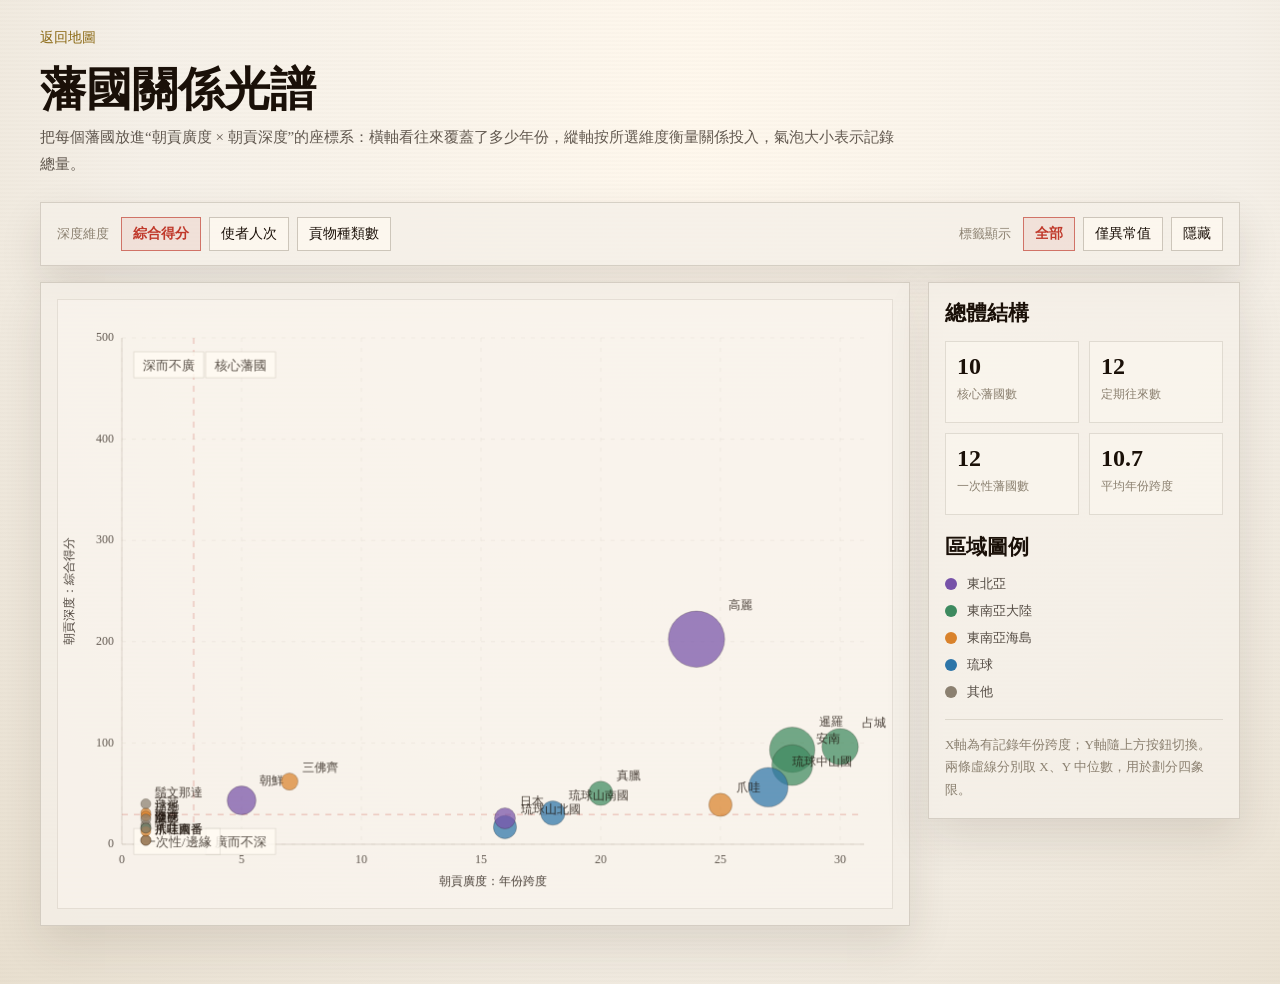
<file: analysis/spectrum.html>
<!doctype html>
<html lang="zh-Hant">
  <head>
    <meta charset="utf-8" />
    <meta name="viewport" content="width=device-width, initial-scale=1" />
    <title>藩國關係光譜</title>
    <style>
      :root {
        --paper: #f5f0e8;
        --paper-deep: #e8dfcf;
        --ink: #1a1008;
        --ink-soft: rgba(26, 16, 8, 0.68);
        --line: rgba(139, 128, 112, 0.3);
        --muted: #8b8070;
        --gold: #8b6914;
        --vermillion: #c0392b;
        --shadow: rgba(58, 43, 26, 0.12);
      }

      * {
        box-sizing: border-box;
      }

      html,
      body {
        min-height: 100%;
        margin: 0;
      }

      body {
        background:
          repeating-linear-gradient(0deg, transparent, transparent 2px, rgba(139, 128, 112, 0.024) 2px, rgba(139, 128, 112, 0.024) 4px),
          radial-gradient(ellipse at 54% 12%, #fff8ed 0%, var(--paper) 56%, var(--paper-deep) 100%);
        color: var(--ink);
        font-family: "Noto Serif TC", "Noto Serif SC", "Source Han Serif TC", "Songti TC", serif;
      }

      .page {
        width: min(1200px, calc(100vw - 32px));
        margin: 0 auto;
        padding: 28px 0 58px;
      }

      .top-nav {
        margin-bottom: 18px;
      }

      .back-link {
        color: var(--gold);
        font-size: var(--fs-14, 14px);
        text-decoration: none;
      }

      .back-link:hover,
      .back-link:focus-visible {
        color: var(--vermillion);
        text-decoration: underline;
        text-underline-offset: 3px;
      }

      h1,
      h2,
      h3,
      p {
        margin-top: 0;
      }

      h1 {
        margin-bottom: 8px;
        color: var(--ink);
        font-size: clamp(var(--fs-30, 30px), 5vw, var(--fs-46, 46px));
        line-height: 1.1;
        letter-spacing: 0;
      }

      .subtitle {
        max-width: 860px;
        margin-bottom: 24px;
        color: var(--ink-soft);
        font-size: var(--fs-15, 15px);
        line-height: 1.8;
      }

      .toolbar {
        display: flex;
        flex-wrap: wrap;
        gap: 16px;
        align-items: center;
        justify-content: space-between;
        margin-bottom: 16px;
        padding: 14px 16px;
        border: 1px solid var(--line);
        background: rgba(245, 240, 232, 0.78);
        box-shadow: 0 18px 42px var(--shadow);
      }

      .control-group {
        display: flex;
        flex-wrap: wrap;
        gap: 8px;
        align-items: center;
      }

      .control-label {
        margin-right: 4px;
        color: var(--muted);
        font-size: var(--fs-13, 13px);
      }

      button {
        min-height: 34px;
        border: 1px solid rgba(139, 128, 112, 0.42);
        border-radius: 0;
        background: rgba(255, 250, 242, 0.72);
        color: var(--ink);
        cursor: pointer;
        font-family: inherit;
        font-size: var(--fs-13, 13px);
      }

      .seg-button {
        padding: 6px 11px;
      }

      .seg-button[aria-pressed="true"] {
        border-color: rgba(192, 57, 43, 0.65);
        background: rgba(192, 57, 43, 0.08);
        color: var(--vermillion);
        font-weight: 700;
      }

      button:hover,
      button:focus-visible {
        border-color: rgba(192, 57, 43, 0.62);
        color: var(--vermillion);
      }

      .spectrum-layout {
        display: grid;
        grid-template-columns: minmax(0, 1fr) 312px;
        gap: 18px;
        align-items: start;
      }

      .chart-panel,
      .side-panel,
      .detail-card {
        border: 1px solid var(--line);
        background: rgba(245, 240, 232, 0.78);
        box-shadow: 0 18px 42px var(--shadow);
      }

      .chart-panel {
        position: relative;
        min-width: 0;
        padding: 16px;
      }

      #spectrum-canvas {
        display: block;
        width: 100%;
        height: 610px;
        border: 1px solid rgba(139, 128, 112, 0.18);
        background: rgba(255, 250, 242, 0.34);
      }

      .tooltip {
        position: absolute;
        z-index: 4;
        max-width: 240px;
        padding: 10px 12px;
        border: 1px solid rgba(139, 128, 112, 0.32);
        background: rgba(255, 250, 242, 0.96);
        box-shadow: 0 12px 26px rgba(58, 43, 26, 0.18);
        color: rgba(26, 16, 8, 0.76);
        font-size: var(--fs-13, 13px);
        line-height: 1.6;
        pointer-events: none;
      }

      .tooltip strong {
        display: block;
        color: var(--ink);
        font-size: var(--fs-15, 15px);
      }

      .tooltip[hidden],
      .detail-card[hidden] {
        display: none;
      }

      .side-panel {
        position: sticky;
        top: 16px;
        padding: 16px;
      }

      .side-panel h2 {
        margin-bottom: 14px;
        font-size: var(--fs-20, 20px);
      }

      .stat-grid {
        display: grid;
        grid-template-columns: repeat(2, minmax(0, 1fr));
        gap: 10px;
        margin-bottom: 18px;
      }

      .stat-card {
        min-height: 82px;
        padding: 11px;
        border: 1px solid rgba(139, 128, 112, 0.22);
        background: rgba(255, 250, 242, 0.36);
      }

      .stat-card strong {
        display: block;
        color: var(--ink);
        font-size: var(--fs-24, 24px);
        line-height: 1.1;
      }

      .stat-card span {
        display: block;
        margin-top: 7px;
        color: var(--muted);
        font-size: var(--fs-12, 12px);
        line-height: 1.45;
      }

      .legend {
        display: grid;
        gap: 9px;
        margin-bottom: 18px;
      }

      .legend-item {
        display: grid;
        grid-template-columns: 14px minmax(0, 1fr);
        gap: 8px;
        align-items: center;
        color: rgba(26, 16, 8, 0.74);
        font-size: var(--fs-13, 13px);
      }

      .swatch {
        width: 12px;
        height: 12px;
        border-radius: 50%;
        background: var(--color);
      }

      .axis-note {
        margin: 0;
        padding-top: 14px;
        border-top: 1px solid rgba(139, 128, 112, 0.22);
        color: var(--muted);
        font-size: var(--fs-12, 12px);
        line-height: 1.75;
      }

      .detail-card {
        margin-top: 18px;
        padding: 18px 20px;
      }

      .detail-head {
        display: flex;
        flex-wrap: wrap;
        align-items: baseline;
        justify-content: space-between;
        gap: 12px;
        margin-bottom: 12px;
      }

      .detail-head h2 {
        margin: 0;
        font-size: var(--fs-23, 23px);
      }

      .detail-meta {
        color: var(--muted);
        font-size: var(--fs-13, 13px);
      }

      .detail-grid {
        display: grid;
        grid-template-columns: repeat(4, minmax(0, 1fr));
        gap: 10px;
        margin: 14px 0;
      }

      .detail-metric {
        padding: 11px;
        border: 1px solid rgba(139, 128, 112, 0.22);
        background: rgba(255, 250, 242, 0.34);
      }

      .detail-metric strong {
        display: block;
        margin-bottom: 5px;
        font-size: var(--fs-21, 21px);
      }

      .detail-metric span {
        color: var(--muted);
        font-size: var(--fs-12, 12px);
      }

      .detail-card p {
        color: var(--ink-soft);
        font-size: var(--fs-14, 14px);
        line-height: 1.8;
      }

      .country-link {
        color: var(--gold);
        font-size: var(--fs-14, 14px);
        font-weight: 700;
        text-decoration: none;
      }

      .country-link:hover,
      .country-link:focus-visible {
        color: var(--vermillion);
        text-decoration: underline;
        text-underline-offset: 3px;
      }

      @media (max-width: 920px) {
        .spectrum-layout {
          grid-template-columns: 1fr;
        }

        .side-panel {
          position: static;
        }

        #spectrum-canvas {
          height: 520px;
        }

        .detail-grid {
          grid-template-columns: repeat(2, minmax(0, 1fr));
        }
      }

      @media (max-width: 560px) {
        .toolbar {
          align-items: stretch;
        }

        .control-group {
          width: 100%;
        }

        .seg-button {
          flex: 1;
        }

        .detail-grid,
        .stat-grid {
          grid-template-columns: 1fr;
        }
      }
    </style>
  </head>
  <body>
    <main class="page">
      <nav class="top-nav"><a class="back-link" href="../map.html">返回地圖</a></nav>
      <h1>藩國關係光譜</h1>
      <p class="subtitle">把每個藩國放進“朝貢廣度 × 朝貢深度”的座標系：橫軸看往來覆蓋了多少年份，縱軸按所選維度衡量關係投入，氣泡大小表示記錄總量。</p>

      <section class="toolbar" aria-label="圖表控制">
        <div class="control-group" aria-label="深度維度">
          <span class="control-label">深度維度</span>
          <button class="seg-button" type="button" data-mode="score" aria-pressed="true">綜合得分</button>
          <button class="seg-button" type="button" data-mode="envoy" aria-pressed="false">使者人次</button>
          <button class="seg-button" type="button" data-mode="tribute" aria-pressed="false">貢物種類數</button>
        </div>
        <div class="control-group" aria-label="標籤顯示">
          <span class="control-label">標籤顯示</span>
          <button class="seg-button" type="button" data-label-mode="all" aria-pressed="true">全部</button>
          <button class="seg-button" type="button" data-label-mode="outliers" aria-pressed="false">僅異常值</button>
          <button class="seg-button" type="button" data-label-mode="hidden" aria-pressed="false">隱藏</button>
        </div>
      </section>

      <div class="spectrum-layout">
        <section class="chart-panel" aria-label="藩國關係散點圖">
          <canvas id="spectrum-canvas"></canvas>
          <div id="tooltip" class="tooltip" hidden></div>
        </section>

        <aside class="side-panel" aria-label="統計面板">
          <h2>總體結構</h2>
          <div id="stat-grid" class="stat-grid"></div>
          <h2>區域圖例</h2>
          <div id="legend" class="legend"></div>
          <p class="axis-note">X軸為有記錄年份跨度；Y軸隨上方按鈕切換。兩條虛線分別取 X、Y 中位數，用於劃分四象限。</p>
        </aside>
      </div>

      <section id="detail-card" class="detail-card" aria-label="藩國詳情" hidden></section>
    </main>

    <script src="../js/fontSizeControls.js"></script>
    <script src="../js/data.js"></script>
    <script>
      (function () {
        "use strict";

        const { TRIBUTE_DATA, COUNTRIES, getTributeCategories } = window;
        const canvas = document.getElementById("spectrum-canvas");
        const tooltip = document.getElementById("tooltip");
        const detailCard = document.getElementById("detail-card");

        const regionMeta = {
          northeast: { label: "東北亞", color: "#7752a8" },
          mainland: { label: "東南亞大陸", color: "#3d8a5f" },
          island: { label: "東南亞海島", color: "#d9822b" },
          ryukyu: { label: "琉球", color: "#2d75a8" },
          other: { label: "其他", color: "#8b8070" },
        };

        const state = {
          mode: "score",
          labelMode: "all",
          points: [],
          plotted: [],
          bounds: null,
          hover: null,
          selected: null,
        };

        function hasNamedEnvoy(record) {
          const value = String(record.envoy || "").trim();
          return value !== "" && value !== "不詳";
        }

        function countryRegionGroup(country) {
          if (country.id.startsWith("ryukyu_")) return "ryukyu";
          if (country.region === "korea" || country.region === "east_asia") return "northeast";
          if (country.region === "southeast_asia") return "mainland";
          if (country.region === "island_southeast_asia") return "island";
          return "other";
        }

        function extractTributeTypes(record) {
          const items = (record.tributeItems || []).map((item) => String(item).trim()).filter(Boolean);
          if (items.length) return items;
          return getTributeCategories(record);
        }

        function groupRecordsByCountry() {
          const groups = new Map();
          TRIBUTE_DATA.forEach((record) => {
            if (!groups.has(record.countryId)) groups.set(record.countryId, []);
            groups.get(record.countryId).push(record);
          });
          return groups;
        }

        function buildPoints() {
          return Array.from(groupRecordsByCountry().entries())
            .map(([countryId, records]) => {
              const country = COUNTRIES[countryId] || { id: countryId, name: countryId, region: "unknown" };
              const years = records.map((record) => record.year);
              const firstYear = Math.min(...years);
              const lastYear = Math.max(...years);
              const span = lastYear - firstYear + 1;
              const tributeTypes = new Set();
              records.forEach((record) => extractTributeTypes(record).forEach((item) => tributeTypes.add(item)));
              const envoyCount = records.filter(hasNamedEnvoy).length;
              const recordCount = records.length;
              return {
                id: countryId,
                name: country.name || countryId,
                regionKey: countryRegionGroup(country),
                regionLabel: regionMeta[countryRegionGroup(country)].label,
                firstYear,
                lastYear,
                span,
                recordCount,
                envoyCount,
                tributeTypeCount: tributeTypes.size,
                score: envoyCount * 0.5 + tributeTypes.size * 3 + (recordCount / 5) * 2,
              };
            })
            .sort((a, b) => b.recordCount - a.recordCount || a.name.localeCompare(b.name, "zh-Hant"));
        }

        function currentDepth(point) {
          if (state.mode === "envoy") return point.envoyCount;
          if (state.mode === "tribute") return point.tributeTypeCount;
          return point.score;
        }

        function niceMax(value) {
          if (value <= 0) return 10;
          const exponent = Math.floor(Math.log10(value));
          const base = 10 ** exponent;
          const normalized = value / base;
          const nice = normalized <= 2 ? 2 : normalized <= 5 ? 5 : 10;
          return nice * base;
        }

        function median(values) {
          const sorted = values.slice().sort((a, b) => a - b);
          const mid = Math.floor(sorted.length / 2);
          if (!sorted.length) return 0;
          return sorted.length % 2 ? sorted[mid] : (sorted[mid - 1] + sorted[mid]) / 2;
        }

        function chartBounds() {
          const depths = state.points.map(currentDepth);
          return {
            xMax: 31,
            yMax: niceMax(Math.max(...depths, 1)),
            xMedian: median(state.points.map((point) => point.span)),
            yMedian: median(depths),
          };
        }

        function plotArea(width, height) {
          return {
            left: 64,
            right: width - 28,
            top: 38,
            bottom: height - 64,
          };
        }

        function toCanvas(point, area, bounds) {
          const depth = currentDepth(point);
          const x = area.left + (point.span / bounds.xMax) * (area.right - area.left);
          const y = area.bottom - (depth / bounds.yMax) * (area.bottom - area.top);
          return { x, y, depth };
        }

        function draw() {
          const rect = canvas.getBoundingClientRect();
          const dpr = window.devicePixelRatio || 1;
          canvas.width = Math.max(1, Math.round(rect.width * dpr));
          canvas.height = Math.max(1, Math.round(rect.height * dpr));
          const ctx = canvas.getContext("2d");
          ctx.setTransform(dpr, 0, 0, dpr, 0, 0);
          ctx.clearRect(0, 0, rect.width, rect.height);

          const area = plotArea(rect.width, rect.height);
          const bounds = chartBounds();
          state.bounds = bounds;
          drawAxes(ctx, area, bounds);
          drawQuadrants(ctx, area, bounds);

          state.plotted = state.points.map((point) => {
            const plotted = toCanvas(point, area, bounds);
            return { ...point, ...plotted, radius: Math.max(5, Math.sqrt(point.recordCount) * 3.5) };
          });

          state.plotted.forEach((point) => {
            ctx.beginPath();
            ctx.fillStyle = regionMeta[point.regionKey].color;
            ctx.globalAlpha = state.hover?.id === point.id || state.selected?.id === point.id ? 0.92 : 0.72;
            ctx.arc(point.x, point.y, point.radius, 0, Math.PI * 2);
            ctx.fill();
            ctx.globalAlpha = 1;
            ctx.strokeStyle = state.selected?.id === point.id ? "#1a1008" : "rgba(26, 16, 8, 0.28)";
            ctx.lineWidth = state.selected?.id === point.id ? 1.8 : 0.8;
            ctx.stroke();
          });

          drawLabels(ctx);
        }

        function fontPx(size) {
          const scale = typeof window.getFontScale === "function" ? window.getFontScale() : 1;
          return Math.round(size * scale * 10) / 10;
        }

        function drawAxes(ctx, area, bounds) {
          ctx.save();
          ctx.strokeStyle = "rgba(139, 128, 112, 0.54)";
          ctx.lineWidth = 0.5;
          ctx.beginPath();
          ctx.moveTo(area.left, area.top);
          ctx.lineTo(area.left, area.bottom);
          ctx.lineTo(area.right, area.bottom);
          ctx.stroke();

          ctx.font = `${fontPx(12)}px "Noto Serif TC", "Noto Serif SC", serif`;
          ctx.fillStyle = "rgba(26, 16, 8, 0.68)";
          ctx.textAlign = "center";
          ctx.textBaseline = "top";
          for (let xTick = 0; xTick <= 31; xTick += 5) {
            const x = area.left + (xTick / bounds.xMax) * (area.right - area.left);
            ctx.strokeStyle = "rgba(139, 128, 112, 0.18)";
            ctx.setLineDash([4, 6]);
            ctx.beginPath();
            ctx.moveTo(x, area.top);
            ctx.lineTo(x, area.bottom);
            ctx.stroke();
            ctx.setLineDash([]);
            ctx.fillText(String(xTick), x, area.bottom + 10);
          }

          ctx.textAlign = "right";
          ctx.textBaseline = "middle";
          const ySteps = 5;
          for (let i = 0; i <= ySteps; i += 1) {
            const value = (bounds.yMax / ySteps) * i;
            const y = area.bottom - (value / bounds.yMax) * (area.bottom - area.top);
            ctx.strokeStyle = "rgba(139, 128, 112, 0.18)";
            ctx.setLineDash([4, 6]);
            ctx.beginPath();
            ctx.moveTo(area.left, y);
            ctx.lineTo(area.right, y);
            ctx.stroke();
            ctx.setLineDash([]);
            ctx.fillText(formatAxisValue(value), area.left - 8, y);
          }

          ctx.textAlign = "center";
          ctx.textBaseline = "bottom";
          ctx.fillStyle = "rgba(26, 16, 8, 0.76)";
          ctx.fillText("朝貢廣度：年份跨度", (area.left + area.right) / 2, area.bottom + 44);
          ctx.save();
          ctx.translate(18, (area.top + area.bottom) / 2);
          ctx.rotate(-Math.PI / 2);
          ctx.fillText(`朝貢深度：${modeLabel()}`, 0, 0);
          ctx.restore();
          ctx.restore();
        }

        function drawQuadrants(ctx, area, bounds) {
          const xMid = area.left + (bounds.xMedian / bounds.xMax) * (area.right - area.left);
          const yMid = area.bottom - (bounds.yMedian / bounds.yMax) * (area.bottom - area.top);
          ctx.save();
          ctx.setLineDash([6, 6]);
          ctx.strokeStyle = "rgba(192, 57, 43, 0.42)";
          ctx.lineWidth = 0.8;
          ctx.beginPath();
          ctx.moveTo(xMid, area.top);
          ctx.lineTo(xMid, area.bottom);
          ctx.moveTo(area.left, yMid);
          ctx.lineTo(area.right, yMid);
          ctx.stroke();
          ctx.setLineDash([]);

          const labels = [
            { text: "核心藩國", x: xMid + 12, y: area.top + 14 },
            { text: "深而不廣", x: area.left + 12, y: area.top + 14 },
            { text: "廣而不深", x: xMid + 12, y: yMid + 14 },
            { text: "一次性/邊緣", x: area.left + 12, y: yMid + 14 },
          ];
          ctx.font = `${fontPx(13)}px "Noto Serif TC", "Noto Serif SC", serif`;
          labels.forEach((label) => {
            const width = ctx.measureText(label.text).width + 18;
            ctx.fillStyle = "rgba(255, 250, 242, 0.82)";
            ctx.fillRect(label.x, label.y, width, 26);
            ctx.strokeStyle = "rgba(139, 128, 112, 0.24)";
            ctx.strokeRect(label.x, label.y, width, 26);
            ctx.fillStyle = "rgba(26, 16, 8, 0.72)";
            ctx.fillText(label.text, label.x + 9, label.y + 18);
          });
          ctx.restore();
        }

        function drawLabels(ctx) {
          ctx.save();
          ctx.font = `${fontPx(12)}px "Noto Serif TC", "Noto Serif SC", serif`;
          ctx.fillStyle = "rgba(26, 16, 8, 0.78)";
          state.plotted.forEach((point) => {
            if (!shouldShowLabel(point)) return;
            ctx.fillText(point.name, point.x + point.radius + 4, point.y - point.radius - 2);
          });
          ctx.restore();
        }

        function shouldShowLabel(point) {
          if (state.labelMode === "hidden") return false;
          if (state.labelMode === "all") return true;
          return isOutlier(point);
        }

        function isOutlier(point) {
          const bounds = state.bounds || chartBounds();
          return point.span >= bounds.xMedian * 1.5 || point.depth >= bounds.yMedian * 1.5 || point.recordCount === 1;
        }

        function formatAxisValue(value) {
          return value >= 10 ? String(Math.round(value)) : value.toFixed(1).replace(/\.0$/, "");
        }

        function modeLabel() {
          if (state.mode === "envoy") return "使者人次";
          if (state.mode === "tribute") return "貢物種類數";
          return "綜合得分";
        }

        function renderStats() {
          const bounds = chartBounds();
          const coreCount = state.points.filter((point) => point.span >= bounds.xMedian && currentDepth(point) >= bounds.yMedian).length;
          const regularCount = state.points.filter((point) => point.recordCount > 1 && point.span > 1).length;
          const oneTimeCount = state.points.filter((point) => point.recordCount === 1).length;
          const avgSpan = state.points.reduce((sum, point) => sum + point.span, 0) / state.points.length;
          const stats = [
            [coreCount, "核心藩國數"],
            [regularCount, "定期往來數"],
            [oneTimeCount, "一次性藩國數"],
            [avgSpan.toFixed(1), "平均年份跨度"],
          ];
          document.getElementById("stat-grid").innerHTML = stats
            .map(([value, label]) => `<div class="stat-card"><strong>${value}</strong><span>${label}</span></div>`)
            .join("");
        }

        function renderLegend() {
          document.getElementById("legend").innerHTML = Object.values(regionMeta)
            .map((region) => `<div class="legend-item"><span class="swatch" style="--color:${region.color}"></span><span>${region.label}</span></div>`)
            .join("");
        }

        function nearestPoint(event) {
          const rect = canvas.getBoundingClientRect();
          const x = event.clientX - rect.left;
          const y = event.clientY - rect.top;
          let nearest = null;
          let nearestDistance = Infinity;
          state.plotted.forEach((point) => {
            const distance = Math.hypot(point.x - x, point.y - y);
            if (distance <= point.radius + 6 && distance < nearestDistance) {
              nearest = point;
              nearestDistance = distance;
            }
          });
          return nearest;
        }

        function showTooltip(point, event) {
          if (!point) {
            tooltip.hidden = true;
            state.hover = null;
            draw();
            return;
          }
          state.hover = point;
          tooltip.innerHTML = `
            <strong>${escapeHtml(point.name)}</strong>
            區域：${escapeHtml(point.regionLabel)}<br />
            記錄數：${point.recordCount}　跨度：${point.span}年<br />
            使者人次：${point.envoyCount}　貢物種類：${point.tributeTypeCount}<br />
            當前深度：${formatAxisValue(point.depth)}
          `;
          const panelRect = canvas.parentElement.getBoundingClientRect();
          tooltip.style.left = `${event.clientX - panelRect.left + 14}px`;
          tooltip.style.top = `${event.clientY - panelRect.top + 14}px`;
          tooltip.hidden = false;
          draw();
        }

        function quadrant(point) {
          const bounds = state.bounds || chartBounds();
          const highX = point.span >= bounds.xMedian;
          const highY = point.depth >= bounds.yMedian;
          if (highX && highY) return "core";
          if (!highX && highY) return "deep";
          if (highX && !highY) return "broad";
          return "edge";
        }

        function quadrantText(point) {
          const q = quadrant(point);
          if (q === "core") return "它同時具備較長往來跨度與較高互動深度，說明關係不是偶發接觸，而是洪武朝朝貢體系中的穩定節點。";
          if (q === "deep") return "它的互動強度較高，但年份跨度較短，通常意味著某一階段內集中往來，之後熱度回落或記錄中斷。";
          if (q === "broad") return "它跨越年份較長，但單次投入不算高，更像低頻但持續存在的禮儀性連接。";
          return "它在記錄中停留時間短、互動深度低，更接近一次性接觸、邊緣來往或史料偶見。";
        }

        function renderDetail(point) {
          state.selected = point;
          detailCard.hidden = false;
          detailCard.innerHTML = `
            <div class="detail-head">
              <h2>${escapeHtml(point.name)}</h2>
              <span class="detail-meta">${escapeHtml(point.regionLabel)} · 洪武${point.firstYear}年—洪武${point.lastYear}年</span>
            </div>
            <div class="detail-grid">
              <div class="detail-metric"><strong>${point.recordCount}</strong><span>記錄數</span></div>
              <div class="detail-metric"><strong>${point.envoyCount}</strong><span>使者人次</span></div>
              <div class="detail-metric"><strong>${point.tributeTypeCount}</strong><span>貢物種類數</span></div>
              <div class="detail-metric"><strong>${point.span}</strong><span>年份跨度</span></div>
            </div>
            <p>${quadrantText(point)}</p>
            <a class="country-link" href="../country.html?id=${encodeURIComponent(point.id)}">返回該藩國完整記錄</a>
          `;
          detailCard.scrollIntoView({ behavior: "smooth", block: "nearest" });
          draw();
        }

        function updateButtons(selector, activeValue, attrName) {
          document.querySelectorAll(selector).forEach((button) => {
            button.setAttribute("aria-pressed", String(button.dataset[attrName] === activeValue));
          });
        }

        function renderAll() {
          state.points = buildPoints();
          renderStats();
          renderLegend();
          draw();
        }

        function bindEvents() {
          document.querySelectorAll("[data-mode]").forEach((button) => {
            button.addEventListener("click", () => {
              state.mode = button.dataset.mode;
              state.selected = null;
              detailCard.hidden = true;
              updateButtons("[data-mode]", state.mode, "mode");
              renderAll();
            });
          });

          document.querySelectorAll("[data-label-mode]").forEach((button) => {
            button.addEventListener("click", () => {
              state.labelMode = button.dataset.labelMode;
              updateButtons("[data-label-mode]", state.labelMode, "labelMode");
              draw();
            });
          });

          canvas.addEventListener("mousemove", (event) => {
            showTooltip(nearestPoint(event), event);
          });

          canvas.addEventListener("mouseleave", () => {
            tooltip.hidden = true;
            state.hover = null;
            draw();
          });

          canvas.addEventListener("click", (event) => {
            const point = nearestPoint(event);
            if (point) renderDetail(point);
          });

          window.addEventListener("resize", draw);
          window.addEventListener("fontSizeChange", draw);
        }

        function escapeHtml(value) {
          return String(value)
            .replaceAll("&", "&amp;")
            .replaceAll("<", "&lt;")
            .replaceAll(">", "&gt;")
            .replaceAll('"', "&quot;")
            .replaceAll("'", "&#39;");
        }

        bindEvents();
        renderAll();
      })();
    </script>
  </body>
</html>
</file>
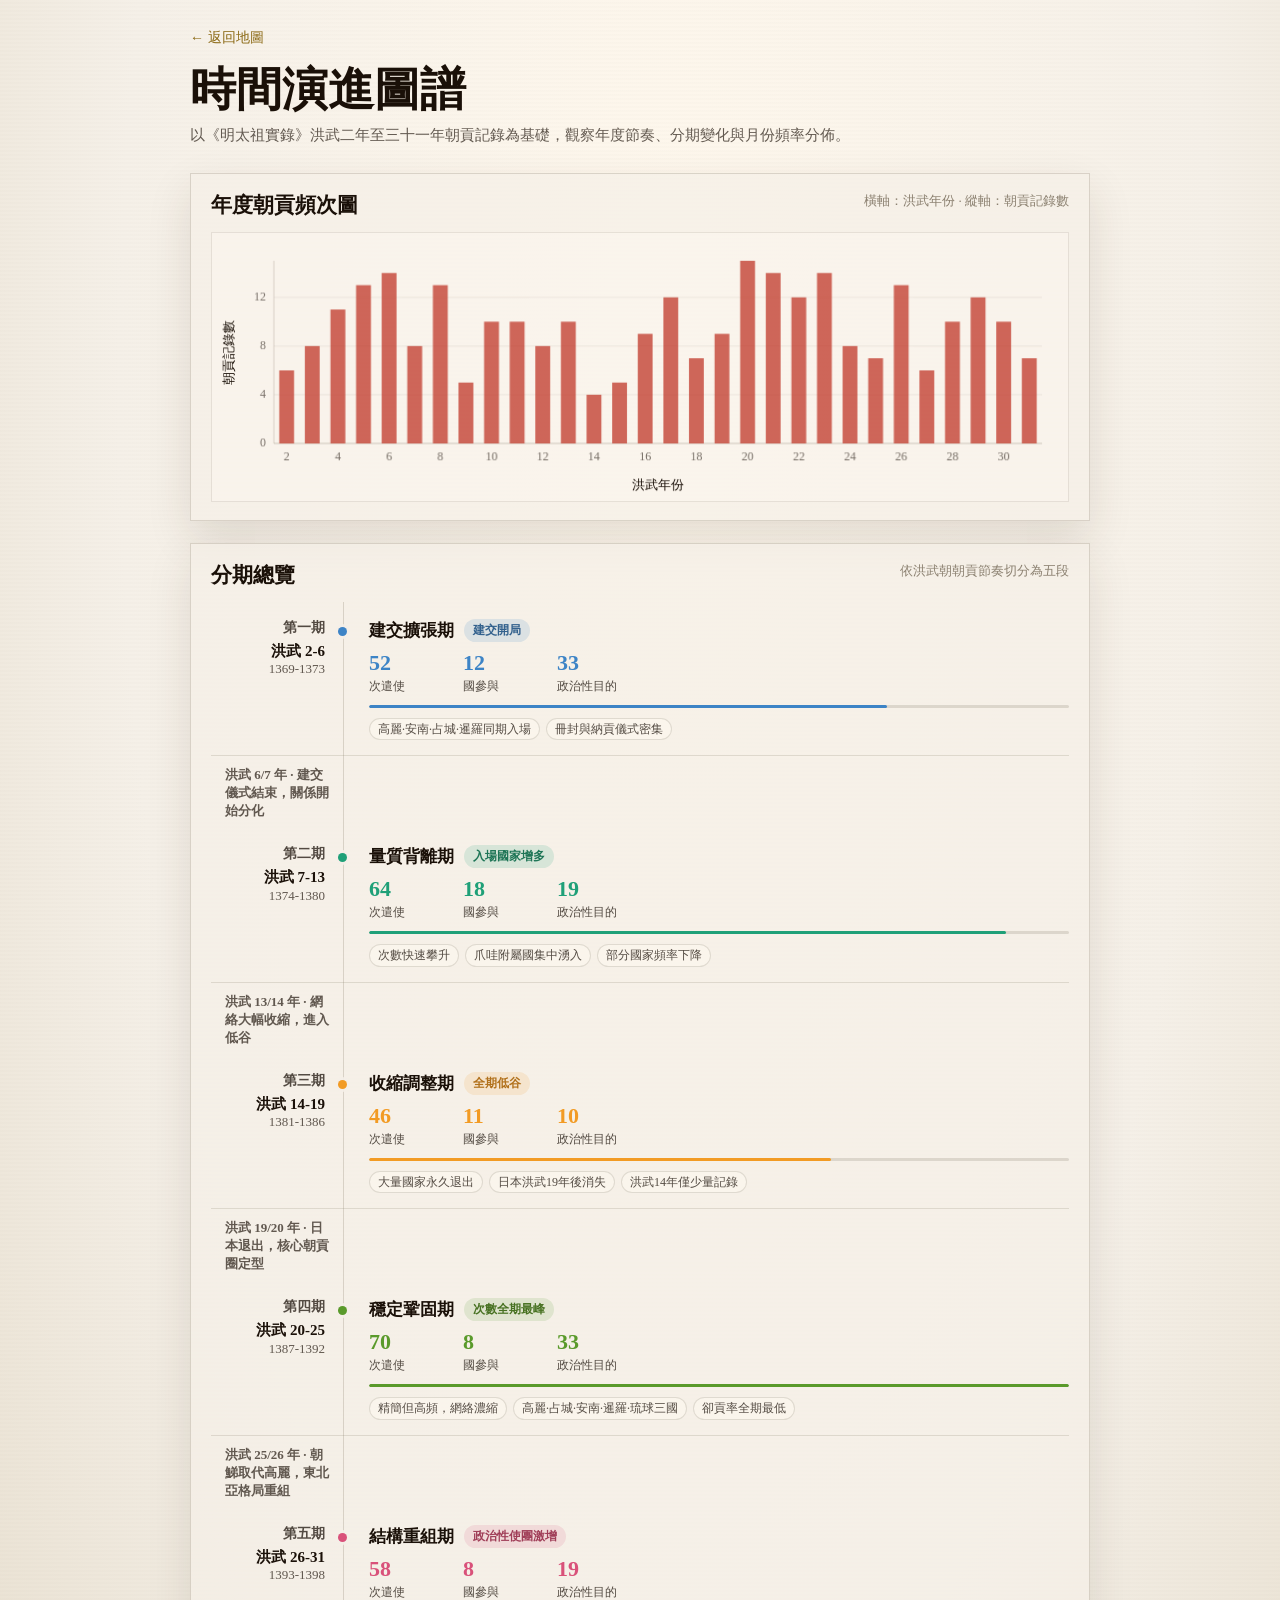
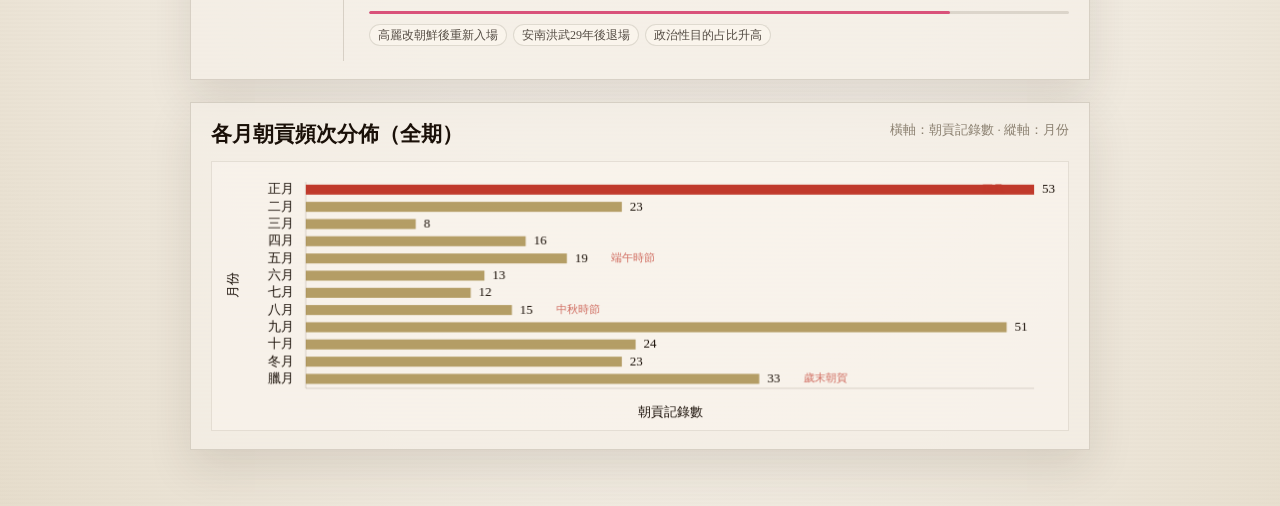
<file: analysis/timeline.html>
<!doctype html>
<html lang="zh-Hant">
  <head>
    <meta charset="utf-8" />
    <meta name="viewport" content="width=device-width, initial-scale=1" />
    <title>時間演進圖譜</title>
    <style>
      :root {
        --paper: #f5f0e8;
        --ink: #1a1008;
        --ink-soft: rgba(26, 16, 8, 0.68);
        --line: rgba(139, 128, 112, 0.28);
        --muted: #8b8070;
        --vermillion: #c0392b;
        --gold: #8b6914;
        --shadow: rgba(58, 43, 26, 0.12);
      }

      * {
        box-sizing: border-box;
      }

      html,
      body {
        min-height: 100%;
        margin: 0;
      }

      body {
        background:
          repeating-linear-gradient(0deg, transparent, transparent 2px, rgba(139, 128, 112, 0.02) 2px, rgba(139, 128, 112, 0.02) 4px),
          radial-gradient(ellipse at 52% 18%, #fff8ed 0%, var(--paper) 58%, #e6ddcc 100%);
        color: var(--ink);
        font-family: "Noto Serif TC", "Noto Serif SC", "Source Han Serif TC", "Songti TC", serif;
      }

      .page {
        width: min(900px, calc(100vw - 32px));
        margin: 0 auto;
        padding: 28px 0 56px;
      }

      .top-nav {
        margin-bottom: 18px;
      }

      .back-link {
        color: var(--gold);
        font-size: var(--fs-14, 14px);
        text-decoration: none;
      }

      .back-link:hover,
      .back-link:focus-visible {
        color: var(--vermillion);
        text-decoration: underline;
        text-underline-offset: 3px;
      }

      h1,
      h2,
      h3,
      p {
        margin-top: 0;
      }

      h1 {
        margin-bottom: 6px;
        color: var(--ink);
        font-size: clamp(var(--fs-30, 30px), 5vw, var(--fs-46, 46px));
        line-height: 1.1;
        letter-spacing: 0;
      }

      .subtitle {
        max-width: 760px;
        margin-bottom: 24px;
        color: var(--ink-soft);
        font-size: var(--fs-15, 15px);
        line-height: 1.8;
      }

      .chart-section,
      .phase-section {
        margin-top: 22px;
        padding: 18px 20px;
        border: 1px solid var(--line);
        background: rgba(245, 240, 232, 0.72);
        box-shadow: 0 18px 42px var(--shadow);
      }

      .section-head {
        display: flex;
        align-items: baseline;
        justify-content: space-between;
        gap: 16px;
        margin-bottom: 14px;
      }

      h2 {
        margin-bottom: 0;
        color: var(--ink);
        font-size: var(--fs-21, 21px);
        line-height: 1.25;
      }

      .note {
        color: var(--muted);
        font-size: var(--fs-13, 13px);
      }

      canvas {
        display: block;
        width: 100%;
        border: 1px solid rgba(139, 128, 112, 0.18);
        background: rgba(255, 250, 242, 0.34);
      }

      #timeline-canvas,
      #month-canvas {
        height: 270px;
      }

      .phase-list {
        position: relative;
        padding-top: 2px;
      }

      .phase-list::before {
        position: absolute;
        top: 0;
        bottom: 0;
        left: 132px;
        width: 1px;
        background: rgba(139, 128, 112, 0.28);
        content: "";
      }

      .phase-break {
        display: grid;
        grid-template-columns: 132px minmax(0, 1fr);
        align-items: center;
        gap: 26px;
        margin: 10px 0;
        color: rgba(26, 16, 8, 0.68);
        font-size: var(--fs-13, 13px);
        font-weight: 700;
      }

      .phase-break span {
        display: flex;
        align-items: center;
        gap: 14px;
      }

      .phase-break span::before,
      .phase-break span::after {
        height: 1px;
        flex: 1;
        background: rgba(139, 128, 112, 0.26);
        content: "";
      }

      .phase-item {
        display: grid;
        grid-template-columns: 132px minmax(0, 1fr);
        gap: 26px;
        padding: 15px 0;
        border-bottom: 1px solid rgba(139, 128, 112, 0.22);
      }

      .phase-item:last-child {
        border-bottom: 0;
      }

      .phase-side {
        position: relative;
        padding-right: 18px;
        text-align: right;
      }

      .phase-main {
        min-width: 0;
      }

      .phase-dot {
        position: absolute;
        top: 8px;
        right: -4px;
        width: 9px;
        height: 9px;
        border-radius: 50%;
        background: var(--phase-color);
        box-shadow: 0 0 0 3px rgba(245, 240, 232, 0.9);
      }

      .phase-index {
        margin-bottom: 4px;
        color: rgba(26, 16, 8, 0.74);
        font-size: var(--fs-14, 14px);
        font-weight: 700;
      }

      .phase-years {
        color: var(--ink);
        font-size: var(--fs-15, 15px);
        font-weight: 700;
        line-height: 1.35;
      }

      .phase-gregorian {
        color: rgba(26, 16, 8, 0.68);
        font-size: var(--fs-13, 13px);
      }

      .phase-title-row {
        display: flex;
        align-items: center;
        gap: 10px;
        flex-wrap: wrap;
        margin-bottom: 10px;
      }

      .phase-title-row h3 {
        margin: 0;
        color: var(--ink);
        font-size: var(--fs-18, 18px);
        line-height: 1.25;
      }

      .phase-badge {
        padding: 3px 9px;
        border-radius: 999px;
        background: color-mix(in srgb, var(--phase-color) 14%, #f5f0e8);
        color: color-mix(in srgb, var(--phase-color) 70%, #1a1008);
        font-size: var(--fs-12, 12px);
        font-weight: 700;
      }

      .phase-metrics {
        display: flex;
        flex-wrap: wrap;
        gap: 22px;
        margin-bottom: 10px;
      }

      .metric {
        min-width: 72px;
      }

      .metric strong {
        display: block;
        color: var(--phase-color);
        font-size: var(--fs-22, 22px);
        line-height: 1;
      }

      .metric span {
        display: block;
        margin-top: 4px;
        color: rgba(26, 16, 8, 0.74);
        font-size: var(--fs-12, 12px);
      }

      .phase-progress {
        height: 3px;
        margin: 5px 0 10px;
        border-radius: 999px;
        background: rgba(139, 128, 112, 0.24);
        overflow: hidden;
      }

      .phase-progress i {
        display: block;
        width: var(--phase-width);
        height: 100%;
        border-radius: inherit;
        background: var(--phase-color);
      }

      .phase-tags {
        display: flex;
        flex-wrap: wrap;
        gap: 6px;
      }

      .phase-tags span {
        padding: 3px 8px;
        border: 1px solid rgba(139, 128, 112, 0.24);
        border-radius: 999px;
        background: rgba(255, 250, 242, 0.46);
        color: rgba(26, 16, 8, 0.74);
        font-size: var(--fs-12, 12px);
        line-height: 1.2;
      }

      @media (max-width: 700px) {
        .page {
          width: min(100vw - 20px, 900px);
          padding-top: 20px;
        }

        .chart-section,
        .phase-section {
          padding: 16px 12px;
        }

        .section-head {
          display: block;
        }

        .phase-list::before {
          left: 12px;
        }

        .phase-item,
        .phase-break {
          grid-template-columns: 1fr;
          gap: 12px;
          padding-left: 34px;
        }

        .phase-side {
          text-align: left;
        }

        .phase-dot {
          right: auto;
          left: -27px;
        }
      }
    </style>
  </head>
  <body>
    <main class="page">
      <nav class="top-nav" aria-label="頁面導航">
        <a class="back-link" href="../map.html">← 返回地圖</a>
      </nav>

      <header>
        <h1>時間演進圖譜</h1>
        <p class="subtitle">以《明太祖實錄》洪武二年至三十一年朝貢記錄為基礎，觀察年度節奏、分期變化與月份頻率分佈。</p>
      </header>

      <section class="chart-section" aria-labelledby="timeline-title">
        <div class="section-head">
          <h2 id="timeline-title">年度朝貢頻次圖</h2>
          <span class="note">橫軸：洪武年份 · 縱軸：朝貢記錄數</span>
        </div>
        <canvas id="timeline-canvas" width="856" height="270" aria-label="洪武年份朝貢總次數柱狀圖"></canvas>
      </section>

      <section class="phase-section" aria-labelledby="phase-title">
        <div class="section-head">
          <h2 id="phase-title">分期總覽</h2>
          <span class="note">依洪武朝朝貢節奏切分為五段</span>
        </div>
        <div id="phase-list" class="phase-list"></div>
      </section>

      <section class="chart-section" aria-labelledby="month-title">
        <div class="section-head">
          <h2 id="month-title">各月朝貢頻次分佈（全期）</h2>
          <span class="note">橫軸：朝貢記錄數 · 縱軸：月份</span>
        </div>
        <canvas id="month-canvas" width="856" height="270" aria-label="十二個月份朝貢頻次分佈"></canvas>
      </section>
    </main>

    <script src="../js/fontSizeControls.js"></script>
    <script src="../js/data.js"></script>
    <script>
      (function () {
        "use strict";

        const records = window.TRIBUTE_DATA || [];
        const years = Array.from({ length: 30 }, (_, index) => index + 2);
        const monthNames = ["正", "二", "三", "四", "五", "六", "七", "八", "九", "十", "冬", "臘"];
        const phases = [
          {
            index: "第一期",
            title: "建交擴張期",
            years: [2, 6],
            gregorian: "1369-1373",
            color: "#3D84C6",
            badge: "建交開局",
            tags: ["高麗·安南·占城·暹羅同期入場", "冊封與納貢儀式密集"],
            breakAfter: "洪武 6/7 年 · 建交儀式結束，關係開始分化",
          },
          {
            index: "第二期",
            title: "量質背離期",
            years: [7, 13],
            gregorian: "1374-1380",
            color: "#1FA078",
            badge: "入場國家增多",
            tags: ["次數快速攀升", "爪哇附屬國集中湧入", "部分國家頻率下降"],
            breakAfter: "洪武 13/14 年 · 網絡大幅收縮，進入低谷",
          },
          {
            index: "第三期",
            title: "收縮調整期",
            years: [14, 19],
            gregorian: "1381-1386",
            color: "#F29B24",
            badge: "全期低谷",
            tags: ["大量國家永久退出", "日本洪武19年後消失", "洪武14年僅少量記錄"],
            breakAfter: "洪武 19/20 年 · 日本退出，核心朝貢圈定型",
          },
          {
            index: "第四期",
            title: "穩定鞏固期",
            years: [20, 25],
            gregorian: "1387-1392",
            color: "#5A9A2B",
            badge: "次數全期最峰",
            tags: ["精簡但高頻，網絡濃縮", "高麗·占城·安南·暹羅·琉球三國", "卻貢率全期最低"],
            breakAfter: "洪武 25/26 年 · 朝鮷取代高麗，東北亞格局重組",
          },
          {
            index: "第五期",
            title: "結構重組期",
            years: [26, 31],
            gregorian: "1393-1398",
            color: "#D9517A",
            badge: "政治性使團激增",
            tags: ["高麗改朝鮮後重新入場", "安南洪武29年後退場", "政治性目的占比升高"],
          },
        ];

        const timelineCanvas = document.getElementById("timeline-canvas");
        const monthCanvas = document.getElementById("month-canvas");
        const phaseList = document.getElementById("phase-list");

        function setupCanvas(canvas) {
          const dpr = window.devicePixelRatio || 1;
          const rect = canvas.getBoundingClientRect();
          const width = rect.width || canvas.width;
          const height = rect.height || canvas.height;
          canvas.width = Math.round(width * dpr);
          canvas.height = Math.round(height * dpr);
          const ctx = canvas.getContext("2d");
          ctx.setTransform(dpr, 0, 0, dpr, 0, 0);
          return { ctx, width, height };
        }

        function fontPx(size) {
          const scale = typeof window.getFontScale === "function" ? window.getFontScale() : 1;
          return Math.round(size * scale * 10) / 10;
        }

        function countByYear(sourceRecords) {
          const counts = new Map(years.map((year) => [year, 0]));
          sourceRecords.forEach((record) => {
            counts.set(record.year, (counts.get(record.year) || 0) + 1);
          });
          return counts;
        }

        function countByMonth(sourceRecords) {
          const counts = new Map(Array.from({ length: 12 }, (_, index) => [index + 1, 0]));
          sourceRecords.forEach((record) => {
            counts.set(record.month, (counts.get(record.month) || 0) + 1);
          });
          return counts;
        }

        function getPhaseRecords(phase) {
          return records.filter((record) => record.year >= phase.years[0] && record.year <= phase.years[1]);
        }

        function hasPoliticalPurpose(record) {
          return Boolean((record.purpose || "").trim());
        }

        function renderPhases() {
          const phaseStats = phases.map((phase) => {
            const phaseRecords = getPhaseRecords(phase);
            const countries = new Set(phaseRecords.map((record) => record.countryId));
            const political = phaseRecords.filter(hasPoliticalPurpose).length;
            return { phase, records: phaseRecords, countryCount: countries.size, political };
          });
          const maxRecords = Math.max(...phaseStats.map((item) => item.records.length), 1);

          phaseList.innerHTML = phaseStats
            .map((item) => {
              const { phase } = item;
              const width = `${Math.max(16, Math.round((item.records.length / maxRecords) * 100))}%`;
              const tags = phase.tags.map((tag) => `<span>${tag}</span>`).join("");
              const phaseHtml = `
                <article class="phase-item" style="--phase-color:${phase.color}; --phase-width:${width};">
                  <div class="phase-side">
                    <i class="phase-dot"></i>
                    <div class="phase-index">${phase.index}</div>
                    <div class="phase-years">洪武 ${phase.years[0]}-${phase.years[1]}</div>
                    <div class="phase-gregorian">${phase.gregorian}</div>
                  </div>
                  <div class="phase-main">
                    <div class="phase-title-row">
                      <h3>${phase.title}</h3>
                      <span class="phase-badge">${phase.badge}</span>
                    </div>
                    <div class="phase-metrics">
                      <div class="metric"><strong>${item.records.length}</strong><span>次遣使</span></div>
                      <div class="metric"><strong>${item.countryCount}</strong><span>國參與</span></div>
                      <div class="metric"><strong>${item.political}</strong><span>政治性目的</span></div>
                    </div>
                    <div class="phase-progress"><i></i></div>
                    <div class="phase-tags">${tags}</div>
                  </div>
                </article>
              `;
              if (!phase.breakAfter) return phaseHtml;
              return `${phaseHtml}<div class="phase-break"><span>${phase.breakAfter}</span></div>`;
            })
            .join("");
        }

        function drawTimeline() {
          const { ctx, width, height } = setupCanvas(timelineCanvas);
          const padding = { top: 28, right: 26, bottom: 58, left: 62 };
          const plotW = width - padding.left - padding.right;
          const plotH = height - padding.top - padding.bottom;
          const counts = countByYear(records);
          const maxCount = Math.max(...Array.from(counts.values()), 1);
          const step = plotW / years.length;
          const barW = Math.max(8, step * 0.58);

          ctx.clearRect(0, 0, width, height);
          ctx.strokeStyle = "rgba(139,128,112,0.3)";
          ctx.lineWidth = 1;
          ctx.beginPath();
          ctx.moveTo(padding.left, padding.top);
          ctx.lineTo(padding.left, padding.top + plotH);
          ctx.lineTo(padding.left + plotW, padding.top + plotH);
          ctx.stroke();

          ctx.save();
          ctx.translate(18, padding.top + plotH / 2);
          ctx.rotate(-Math.PI / 2);
          ctx.fillStyle = "#1A1008";
          ctx.font = `${fontPx(13)}px "Noto Serif TC", serif`;
          ctx.textAlign = "center";
          ctx.textBaseline = "middle";
          ctx.fillText("朝貢記錄數", 0, 0);
          ctx.restore();

          ctx.fillStyle = "#1A1008";
          ctx.font = `${fontPx(13)}px "Noto Serif TC", serif`;
          ctx.textAlign = "center";
          ctx.textBaseline = "top";
          ctx.fillText("洪武年份", padding.left + plotW / 2, height - 22);

          ctx.fillStyle = "rgba(26,16,8,0.58)";
          ctx.font = `${fontPx(12)}px "Noto Serif TC", serif`;
          ctx.textAlign = "right";
          ctx.textBaseline = "middle";
          const tickStep = Math.max(1, Math.ceil(maxCount / 4));
          for (let tick = 0; tick <= maxCount; tick += tickStep) {
            const y = padding.top + plotH - (tick / maxCount) * plotH;
            ctx.fillText(String(tick), padding.left - 8, y);
            ctx.strokeStyle = "rgba(139,128,112,0.12)";
            ctx.beginPath();
            ctx.moveTo(padding.left, y);
            ctx.lineTo(padding.left + plotW, y);
            ctx.stroke();
          }

          years.forEach((year, index) => {
            const value = counts.get(year) || 0;
            const x = padding.left + index * step + (step - barW) / 2;
            const barH = (value / maxCount) * plotH;
            const y = padding.top + plotH - barH;
            ctx.fillStyle = "#C0392B";
            ctx.globalAlpha = 0.76;
            ctx.fillRect(x, y, barW, barH);
            ctx.globalAlpha = 1;
            ctx.fillStyle = "rgba(26,16,8,0.6)";
            ctx.textAlign = "center";
            ctx.textBaseline = "top";
            if (index % 2 === 0) ctx.fillText(String(year), x + barW / 2, padding.top + plotH + 8);
          });
        }

        function drawMonths() {
          const { ctx, width, height } = setupCanvas(monthCanvas);
          const counts = countByMonth(records);
          const maxCount = Math.max(...Array.from(counts.values()), 1);
          const padding = { top: 20, right: 34, bottom: 42, left: 94 };
          const rowH = (height - padding.top - padding.bottom) / 12;
          const maxW = width - padding.left - padding.right;

          ctx.clearRect(0, 0, width, height);
          ctx.strokeStyle = "rgba(139,128,112,0.3)";
          ctx.lineWidth = 1;
          ctx.beginPath();
          ctx.moveTo(padding.left, padding.top);
          ctx.lineTo(padding.left, padding.top + rowH * 12);
          ctx.lineTo(padding.left + maxW, padding.top + rowH * 12);
          ctx.stroke();

          ctx.fillStyle = "#1A1008";
          ctx.font = `${fontPx(13)}px "Noto Serif TC", serif`;
          ctx.textAlign = "center";
          ctx.textBaseline = "top";
          ctx.fillText("朝貢記錄數", padding.left + maxW / 2, height - 24);
          ctx.save();
          ctx.translate(22, padding.top + (rowH * 12) / 2);
          ctx.rotate(-Math.PI / 2);
          ctx.textBaseline = "middle";
          ctx.fillText("月份", 0, 0);
          ctx.restore();

          for (let month = 1; month <= 12; month += 1) {
            const value = counts.get(month) || 0;
            const y = padding.top + (month - 1) * rowH + rowH * 0.16;
            const h = rowH * 0.58;
            const w = (value / maxCount) * maxW;

            ctx.fillStyle = month === 1 ? "#C0392B" : "rgba(139,105,20,0.62)";
            ctx.fillRect(padding.left, y, w, h);
            ctx.fillStyle = "#1A1008";
            ctx.font = `${fontPx(13)}px "Noto Serif TC", serif`;
            ctx.textAlign = "right";
            ctx.textBaseline = "middle";
            ctx.fillText(`${monthNames[month - 1]}月`, padding.left - 12, y + h / 2);
            ctx.textAlign = "left";
            ctx.fillText(String(value), padding.left + w + 8, y + h / 2);

            if (month === 1 || month === 5 || month === 8 || month === 12) {
              const label = month === 1 ? "正旦" : month === 5 ? "端午時節" : month === 8 ? "中秋時節" : "歲末朝賀";
              ctx.fillStyle = "rgba(192,57,43,0.72)";
              ctx.font = `${fontPx(11)}px "Noto Serif TC", serif`;
              ctx.fillText(label, Math.min(width - 86, padding.left + w + 44), y + h / 2);
            }
          }
        }

        function redrawCharts() {
          drawTimeline();
          drawMonths();
        }

        renderPhases();
        redrawCharts();
        window.addEventListener("resize", redrawCharts);
        window.addEventListener("fontSizeChange", redrawCharts);
      })();
    </script>
  </body>
</html>
</file>
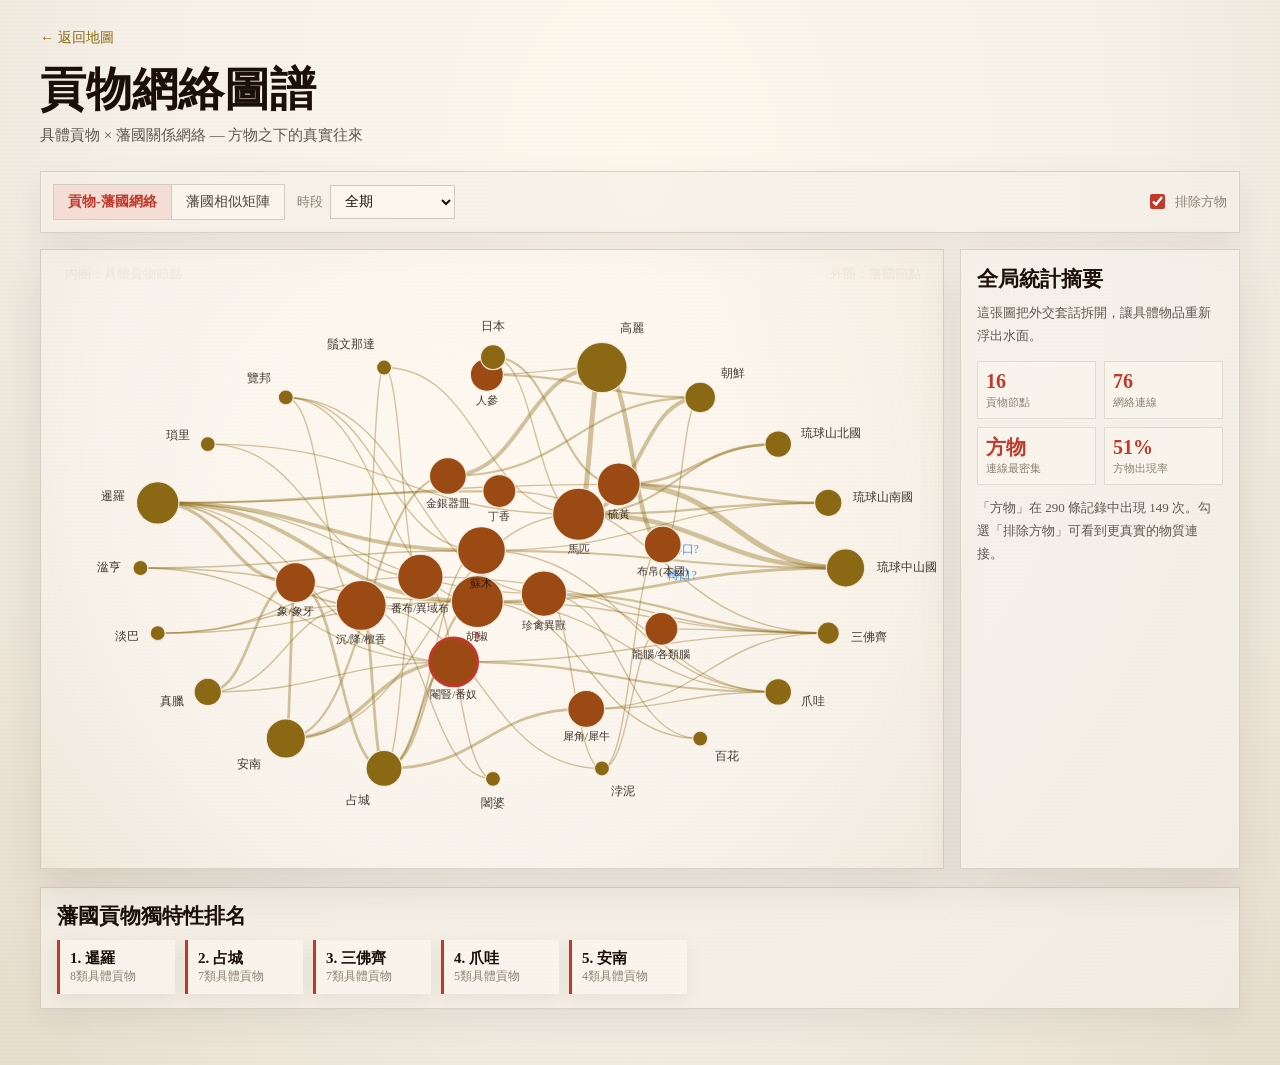
<file: analysis/tribute-network.html>
<!doctype html>
<html lang="zh-Hant">
  <head>
    <meta charset="utf-8" />
    <meta name="viewport" content="width=device-width, initial-scale=1" />
    <title>貢物網絡圖譜</title>
    <style>
      :root {
        --paper: #f5f0e8;
        --ink: #1a1008;
        --ink-soft: rgba(26, 16, 8, 0.68);
        --line: rgba(139, 128, 112, 0.28);
        --muted: #8b8070;
        --vermillion: #c0392b;
        --gold: #8b6914;
        --shadow: rgba(58, 43, 26, 0.12);
      }

      * {
        box-sizing: border-box;
      }

      html,
      body {
        min-height: 100%;
        margin: 0;
      }

      body {
        background:
          repeating-linear-gradient(0deg, transparent, transparent 2px, rgba(139, 128, 112, 0.02) 2px, rgba(139, 128, 112, 0.02) 4px),
          radial-gradient(ellipse at 50% 16%, #fff8ed 0%, var(--paper) 58%, #e6ddcc 100%);
        color: var(--ink);
        font-family: "Noto Serif TC", "Noto Serif SC", "Source Han Serif TC", "Songti TC", serif;
      }

      .page {
        width: min(1200px, calc(100vw - 32px));
        margin: 0 auto;
        padding: 28px 0 56px;
      }

      .top-nav {
        margin-bottom: 18px;
      }

      .back-link {
        color: var(--gold);
        font-size: var(--fs-14, 14px);
        text-decoration: none;
      }

      .back-link:hover,
      .back-link:focus-visible {
        color: var(--vermillion);
        text-decoration: underline;
        text-underline-offset: 3px;
      }

      h1,
      h2,
      h3,
      p {
        margin-top: 0;
      }

      h1 {
        margin-bottom: 6px;
        color: var(--ink);
        font-size: clamp(var(--fs-30, 30px), 5vw, var(--fs-46, 46px));
        line-height: 1.1;
        letter-spacing: 0;
      }

      .subtitle {
        max-width: 820px;
        margin-bottom: 22px;
        color: var(--ink-soft);
        font-size: var(--fs-15, 15px);
        line-height: 1.8;
      }

      .toolbar {
        display: flex;
        flex-wrap: wrap;
        align-items: center;
        gap: 12px;
        margin-bottom: 16px;
        padding: 12px;
        border: 1px solid var(--line);
        background: rgba(245, 240, 232, 0.72);
        box-shadow: 0 14px 34px rgba(58, 43, 26, 0.08);
      }

      .segmented {
        display: inline-flex;
        border: 1px solid rgba(139, 128, 112, 0.34);
        background: rgba(255, 250, 242, 0.4);
      }

      .mode-btn {
        min-height: 34px;
        padding: 0 14px;
        border: 0;
        border-right: 1px solid rgba(139, 128, 112, 0.24);
        background: transparent;
        color: rgba(26, 16, 8, 0.76);
        cursor: pointer;
        font: var(--fs-14, 14px) "Noto Serif TC", "Noto Serif SC", serif;
      }

      .mode-btn:last-child {
        border-right: 0;
      }

      .mode-btn.active {
        background: rgba(192, 57, 43, 0.12);
        color: var(--vermillion);
        font-weight: 700;
      }

      .field {
        display: inline-flex;
        align-items: center;
        gap: 7px;
        color: var(--muted);
        font-size: var(--fs-13, 13px);
      }

      select {
        min-height: 34px;
        padding: 0 32px 0 10px;
        border: 1px solid rgba(139, 128, 112, 0.38);
        background: rgba(255, 250, 242, 0.58);
        color: var(--ink);
        font: var(--fs-14, 14px) "Noto Serif TC", "Noto Serif SC", serif;
      }

      .check-field {
        margin-left: auto;
      }

      input[type="checkbox"] {
        width: 15px;
        height: 15px;
        accent-color: var(--vermillion);
      }

      .network-shell {
        display: flex;
        gap: 16px;
        align-items: stretch;
      }

      .canvas-wrap {
        position: relative;
        flex: 1 1 70%;
        min-width: 0;
        height: 620px;
        border: 1px solid var(--line);
        background:
          radial-gradient(circle at 42% 44%, rgba(255, 250, 242, 0.72), rgba(245, 240, 232, 0.22) 58%, rgba(139, 105, 20, 0.06)),
          rgba(255, 250, 242, 0.34);
        box-shadow: 0 18px 42px var(--shadow);
      }

      #network-canvas {
        display: block;
        width: 100%;
        height: 100%;
      }

      .tooltip {
        position: absolute;
        display: none;
        max-width: 260px;
        padding: 8px 10px;
        border: 1px solid rgba(139, 128, 112, 0.35);
        background: rgba(245, 240, 232, 0.96);
        color: var(--ink);
        box-shadow: 0 8px 22px rgba(58, 43, 26, 0.16);
        font-size: var(--fs-12, 12px);
        line-height: 1.55;
        pointer-events: none;
        z-index: 3;
      }

      .info-panel {
        position: sticky;
        top: 18px;
        flex: 0 0 280px;
        max-height: calc(100vh - 36px);
        overflow: auto;
        padding: 16px;
        border: 1px solid var(--line);
        background: rgba(245, 240, 232, 0.82);
        box-shadow: 0 18px 42px rgba(58, 43, 26, 0.1);
      }

      .info-panel h2 {
        margin: 0 0 10px;
        font-size: var(--fs-21, 21px);
        line-height: 1.25;
      }

      .panel-note {
        margin-bottom: 14px;
        color: var(--ink-soft);
        font-size: var(--fs-13, 13px);
        line-height: 1.75;
      }

      .stat-grid {
        display: grid;
        grid-template-columns: 1fr 1fr;
        gap: 8px;
        margin: 12px 0;
      }

      .stat {
        padding: 8px;
        border: 1px solid rgba(139, 128, 112, 0.22);
        background: rgba(255, 250, 242, 0.38);
      }

      .stat strong {
        display: block;
        color: var(--vermillion);
        font-size: var(--fs-20, 20px);
        line-height: 1.1;
      }

      .stat span {
        color: var(--muted);
        font-size: var(--fs-11, 11px);
      }

      .badge-list {
        display: flex;
        flex-wrap: wrap;
        gap: 7px;
        margin: 10px 0 14px;
      }

      .badge {
        padding: 4px 8px;
        border: 1px solid rgba(139, 128, 112, 0.28);
        border-radius: 999px;
        background: rgba(255, 250, 242, 0.48);
        color: rgba(26, 16, 8, 0.78);
        font-size: var(--fs-12, 12px);
        line-height: 1.35;
      }

      .panel-section-title {
        margin: 14px 0 7px;
        color: var(--gold);
        font-size: var(--fs-13, 13px);
        font-weight: 700;
      }

      .ranking {
        margin-top: 18px;
        padding: 14px 16px;
        border: 1px solid var(--line);
        background: rgba(245, 240, 232, 0.72);
        box-shadow: 0 12px 32px rgba(58, 43, 26, 0.08);
      }

      .ranking h2 {
        margin: 0 0 10px;
        font-size: var(--fs-18, 18px);
      }

      .rank-cards {
        display: flex;
        flex-wrap: wrap;
        gap: 10px;
      }

      .rank-card {
        min-width: 118px;
        padding: 9px 10px;
        border-left: 3px solid var(--vermillion);
        background: rgba(255, 250, 242, 0.52);
        box-shadow: 0 5px 16px rgba(58, 43, 26, 0.07);
      }

      .rank-card strong {
        display: block;
        font-size: var(--fs-15, 15px);
      }

      .rank-card span {
        color: var(--muted);
        font-size: var(--fs-12, 12px);
      }

      @media (max-width: 900px) {
        .network-shell {
          display: block;
        }

        .canvas-wrap {
          height: 560px;
        }

        .info-panel {
          position: static;
          max-height: none;
          margin-top: 14px;
        }

        .check-field {
          margin-left: 0;
        }
      }
    </style>
  </head>
  <body>
    <main class="page">
      <nav class="top-nav" aria-label="頁面導航">
        <a class="back-link" href="../map.html">← 返回地圖</a>
      </nav>

      <header>
        <h1>貢物網絡圖譜</h1>
        <p class="subtitle">具體貢物 × 藩國關係網絡 — 方物之下的真實往來</p>
      </header>

      <section class="toolbar" aria-label="圖譜控制">
        <div class="segmented" role="group" aria-label="視圖切換">
          <button class="mode-btn active" type="button" data-mode="network">貢物-藩國網絡</button>
          <button class="mode-btn" type="button" data-mode="matrix">藩國相似矩陣</button>
        </div>
        <label class="field">
          <span>時段</span>
          <select id="period-select">
            <option value="all">全期</option>
            <option value="early">洪武1-13</option>
            <option value="late">洪武14-31</option>
          </select>
        </label>
        <label class="field check-field">
          <input id="exclude-misc" type="checkbox" checked />
          <span>排除方物</span>
        </label>
      </section>

      <section class="network-shell">
        <div class="canvas-wrap" id="canvas-wrap">
          <canvas id="network-canvas" aria-label="貢物網絡圖譜"></canvas>
          <div class="tooltip" id="tooltip"></div>
        </div>
        <aside class="info-panel" id="info-panel" aria-label="圖譜資訊面板"></aside>
      </section>

      <section class="ranking" aria-labelledby="ranking-title">
        <h2 id="ranking-title">藩國貢物獨特性排名</h2>
        <div class="rank-cards" id="ranking-cards"></div>
      </section>
    </main>

    <script src="../js/fontSizeControls.js"></script>
    <script src="../js/data.js"></script>
    <script>
      (function () {
        "use strict";

        const records = window.TRIBUTE_DATA || [];
        const countries = window.COUNTRIES || {};
        const canvas = document.getElementById("network-canvas");
        const wrap = document.getElementById("canvas-wrap");
        const tooltip = document.getElementById("tooltip");
        const panel = document.getElementById("info-panel");
        const periodSelect = document.getElementById("period-select");
        const excludeMisc = document.getElementById("exclude-misc");
        const rankingCards = document.getElementById("ranking-cards");
        const modeButtons = Array.from(document.querySelectorAll(".mode-btn"));

        const regionColors = {
          northeast_asia: "#7F77DD",
          southeast_asia_mainland: "#1D9E75",
          southeast_asia_maritime: "#EF9F27",
          ryukyu: "#378ADD",
          other: "#888780",
        };

        const itemDefs = [
          { id: "horses", name: "馬匹", regex: /馬(?:\d|匹|疋|[一二三四五六七八九十百千萬萬])|鞍馬/g, group: "generic", hint: "馬匹多見於東北亞朝貢圈，與草原、半島交通和軍事資源密切相關。" },
          { id: "elephant", name: "象/象牙", regex: /馴象|象牙|象(?:奴|齒|\d+隻)/g, group: "animal", hint: "象與象牙指向中南半島熱帶資源，也是占城、安南、暹羅、真臘的重要高端物資。" },
          { id: "rhino", name: "犀角/犀牛", regex: /犀(?:角|牛)/g, group: "animal", hint: "犀角連接占城、三佛齊、爪哇等地，是東南亞珍稀物產的典型標記。" },
          { id: "sulfur", name: "硫黃", regex: /硫黃|琉黃/g, group: "mineral", hint: "硫黃是琉球與日本貢物中的關鍵物資，帶有軍事技術與轉運網絡的雙重意味。" },
          { id: "pepper", name: "胡椒", regex: /胡椒/g, group: "spice", hint: "胡椒出現於洪武前中期，集中在東南亞圈；琉球中山的胡椒可能來自轉口貿易。" },
          { id: "sappan", name: "蘇木", regex: /蘇木/g, group: "spice", hint: "蘇木連接暹羅、爪哇與琉球中山，反映染料與香料貿易的跨海流動。" },
          { id: "clove", name: "丁香", regex: /丁香/g, group: "spice", hint: "丁香指向南海與馬來世界香料圈，與三佛齊、暹羅的物資譜系相連。" },
          { id: "incense", name: "沉/降/檀香", regex: /沉香|降香|速香|檀香|沉速香|降真/g, group: "spice", hint: "香木類貢物是東南亞高價資源的核心，尤其凸顯占城、浡泥與真臘的地理稟賦。" },
          { id: "camphor", name: "龍腦/各類腦", regex: /龍腦|米腦|糠腦/g, group: "spice", hint: "龍腦等樹脂香料多見於海島東南亞，呈現馬來世界的森林資源。" },
          { id: "exotic_bird", name: "珍禽異獸", regex: /孔雀|鸚鵡|火雞|白猴|紅猴|黑熊|白鹿|鶴頂/g, group: "animal", hint: "珍禽異獸常作為遠方奇物，既是自然資源，也是宮廷展示性的外交符號。" },
          { id: "fabric_trade", name: "番布/異域布", regex: /苾布|番布|兜羅綿|覬木里布|撒哈剌/g, group: "textile", hint: "異域布料保存了印度洋與南海貿易的痕跡，不隻是地方土產，也可能是再流通商品。" },
          { id: "gold_silver", name: "金銀器皿", regex: /金銀器|金龍|金盞|金盂|銀(?:盂|器|罐)/g, group: "metal", hint: "金銀器在高麗、朝鮮與安南記錄中突出，常與政治禮制和宮廷交換相關。" },
          { id: "cloth_local", name: "布帛(本國)", regex: /白黑布|細布|黑布|白布|文席|布(?:匹|文)/g, group: "textile", hint: "布帛類在高麗記錄中較集中，與東北亞物產圈及制度化貢禮相連。" },
          { id: "ginseng", name: "人參", regex: /人參/g, group: "metal", hint: "人參是高麗、朝鮮的地域性標記，和東南亞香料圈幾乎沒有重疊。" },
          { id: "eunuch_slave", name: "閹豎/番奴", regex: /閹豎|番奴|閽者|黑奴|侍童|象奴/g, group: "population", hint: "安南貢閹豎多次，為所有藩國最高，是政治臣服的特殊表達形式。" },
          { id: "misc_tribute", name: "方物", regex: /方物/g, group: "generic", hint: "方物是外交辭令的遮蔽，連線最多卻資訊密度最低；排除後可看見更具體的物質連接。" },
        ];

        const groupColor = {
          animal: "#1D6B3E",
          spice: "#8B4513",
          mineral: "#C8A000",
          textile: "#2B4F8C",
          metal: "#8B6914",
          population: "#C0392B",
          generic: "#888780",
        };
        const networkCountryColor = "#8B6914";
        const networkItemColor = "#9A4A12";

        const countrySummaries = {
          goryeo: "以馬匹、金銀器為核心，東北亞物產圈，與東南亞完全分隔。",
          joseon: "延續高麗物產譜系，人參、馬匹與禮制性器物構成朝鮮特色。",
          siam: "香料多樣性最高，胡椒、蘇木、丁香、象牙並舉，東南亞大陸的關鍵節點。",
          ryukyu_chuzan: "硫黃為本島特產，蘇木、胡椒疑為琉球轉口貿易，連接東亞與東南亞。",
          annam: "閹豎是最獨特貢品，馬匹和象牙兼有，體現與明廷的複雜臣屬關係。",
          champa: "象/象牙、伽南香與犀角並重，為東南亞大陸高端物資的主要來源。",
          srivijaya: "香料與珍禽並重，苾布體現馬來世界物質文化，物品多樣性僅次於暹羅。",
          java: "以蘇木、犀角等南海物產為主，屬於海島東南亞資源圈。",
        };

        let mode = "network";
        let selected = null;
        let hover = null;
        let dragNode = null;
        let graph = null;
        let matrixData = null;
        let pointer = { x: 0, y: 0 };

        function normalizeRegion(countryId) {
          const country = countries[countryId] || {};
          const region = country.region;
          if (countryId.startsWith("ryukyu_") || region === "ryukyu") return "ryukyu";
          if (["goryeo", "joseon", "japan"].includes(countryId) || region === "korea" || region === "east_asia" || region === "northeast_asia") return "northeast_asia";
          if (region === "southeast_asia" || region === "southeast_asia_mainland" || countryId === "timor" || countryId === "pahang") return "southeast_asia_mainland";
          if (region === "island_southeast_asia" || region === "southeast_asia_maritime") return "southeast_asia_maritime";
          return "other";
        }

        function periodRecords() {
          const period = periodSelect.value;
          return records.filter((record) => {
            if (period === "early") return record.year >= 1 && record.year <= 13;
            if (period === "late") return record.year >= 14 && record.year <= 31;
            return true;
          });
        }

        function matchItems(raw) {
          const text = raw || "";
          return itemDefs.filter((item) => {
            item.regex.lastIndex = 0;
            return item.regex.test(text);
          });
        }

        function computeModel() {
          const source = periodRecords();
          const itemCountry = new Map();
          const itemYears = new Map();
          const countryItems = new Map();
          const countryTotals = new Map();
          const miscCount = source.filter((record) => /方物/.test(record.tributeRaw || "")).length;

          source.forEach((record) => {
            const countryId = record.countryId;
            if (!countryId || !countries[countryId]) return;
            countryTotals.set(countryId, (countryTotals.get(countryId) || 0) + 1);
            matchItems(record.tributeRaw).forEach((item) => {
              const linkKey = `${item.id}::${countryId}`;
              if (!itemCountry.has(linkKey)) itemCountry.set(linkKey, { itemId: item.id, countryId, count: 0, years: [] });
              const link = itemCountry.get(linkKey);
              link.count += 1;
              link.years.push(record.year);

              if (!itemYears.has(item.id)) itemYears.set(item.id, []);
              itemYears.get(item.id).push(record.year);

              if (!countryItems.has(countryId)) countryItems.set(countryId, new Map());
              const map = countryItems.get(countryId);
              map.set(item.id, (map.get(item.id) || 0) + 1);
            });
          });

          return { source, itemCountry, itemYears, countryItems, countryTotals, miscCount };
        }

        function setupCanvas() {
          const dpr = window.devicePixelRatio || 1;
          const rect = wrap.getBoundingClientRect();
          const width = rect.width || 800;
          const height = rect.height || 620;
          canvas.width = Math.round(width * dpr);
          canvas.height = Math.round(height * dpr);
          canvas.style.width = `${width}px`;
          canvas.style.height = `${height}px`;
          const ctx = canvas.getContext("2d");
          ctx.setTransform(dpr, 0, 0, dpr, 0, 0);
          return { ctx, width, height };
        }

        function fontPx(size) {
          const scale = typeof window.getFontScale === "function" ? window.getFontScale() : 1;
          return Math.round(size * scale * 10) / 10;
        }

        function countItemCountries(itemId, links) {
          return new Set(links.filter((link) => link.itemId === itemId).map((link) => link.countryId)).size;
        }

        function buildGraph() {
          const model = computeModel();
          const hideMisc = excludeMisc.checked;
          const links = Array.from(model.itemCountry.values()).filter((link) => !(hideMisc && link.itemId === "misc_tribute"));
          const activeItemIds = new Set(links.map((link) => link.itemId));
          const activeCountryIds = new Set(links.map((link) => link.countryId));
          const nodes = [];
          const rect = wrap.getBoundingClientRect();
          const width = rect.width || 860;
          const height = rect.height || 620;
          const centerX = width / 2;
          const centerY = height / 2 + 8;
          const ringX = Math.max(260, width * 0.39);
          const ringY = Math.max(205, height * 0.34);

          itemDefs.forEach((item, index) => {
            if (hideMisc && item.id === "misc_tribute") return;
            if (!activeItemIds.has(item.id)) return;
            const itemCountryCount = countItemCountries(item.id, links);
            const angle = (Math.PI * 2 * index) / Math.max(activeItemIds.size, 1) - Math.PI / 2;
            nodes.push({
              id: `item:${item.id}`,
              kind: "item",
              itemId: item.id,
              label: item.name,
              color: networkItemColor,
              radius: Math.min(40, 8 + Math.sqrt(itemCountryCount) * 6),
              x: centerX + Math.cos(angle) * 72,
              y: centerY + Math.sin(angle) * 56,
              vx: 0,
              vy: 0,
            });
          });

          const regionOrder = ["northeast_asia", "ryukyu", "southeast_asia_maritime", "southeast_asia_mainland", "other"];
          const sortedCountryIds = Array.from(activeCountryIds).sort((a, b) => {
            const regionDelta = regionOrder.indexOf(normalizeRegion(a)) - regionOrder.indexOf(normalizeRegion(b));
            return regionDelta || (countries[a].name || a).localeCompare(countries[b].name || b, "zh-Hant");
          });

          sortedCountryIds.forEach((countryId, index) => {
            const country = countries[countryId];
            const angle = (Math.PI * 2 * index) / Math.max(sortedCountryIds.length, 1) - Math.PI / 2;
            const x = centerX + Math.cos(angle) * ringX;
            const y = centerY + Math.sin(angle) * ringY;
            nodes.push({
              id: `country:${countryId}`,
              kind: "country",
              countryId,
              label: country.name || countryId,
              color: networkCountryColor,
              radius: Math.min(28, 5 + Math.sqrt(country.totalRecords || model.countryTotals.get(countryId) || 1) * 2.5),
              x,
              y,
              anchorX: x,
              anchorY: y,
              fixed: true,
              vx: 0,
              vy: 0,
            });
          });

          const nodeById = new Map(nodes.map((node) => [node.id, node]));
          const graphLinks = links
            .map((link) => ({
              ...link,
              source: nodeById.get(`item:${link.itemId}`),
              target: nodeById.get(`country:${link.countryId}`),
              misc: link.itemId === "misc_tribute",
            }))
            .filter((link) => link.source && link.target);

          graph = { ...model, nodes, links: graphLinks };
          runLayout();
          selected = null;
          hover = null;
          renderInfoDefault();
          renderRanking();
        }

        function runLayout() {
          const { width, height } = wrap.getBoundingClientRect();
          const centerX = width / 2;
          const centerY = height / 2 + 8;
          for (let step = 0; step < 300; step++) {
            graph.nodes.forEach((a, i) => {
              if (a.fixed) return;
              for (let j = i + 1; j < graph.nodes.length; j++) {
                const b = graph.nodes[j];
                if (b.fixed) continue;
                const dx = a.x - b.x;
                const dy = a.y - b.y;
                const distSq = Math.max(dx * dx + dy * dy, 25);
                const dist = Math.sqrt(distSq);
                if (dist > 135) continue;
                const force = (135 - dist) * 0.024;
                const fx = (dx / dist) * force;
                const fy = (dy / dist) * force;
                a.vx += fx;
                a.vy += fy;
                if (!b.fixed) {
                  b.vx -= fx;
                  b.vy -= fy;
                }
              }
            });

            graph.links.forEach((link) => {
              const dx = link.target.x - link.source.x;
              const dy = link.target.y - link.source.y;
              const dist = Math.max(Math.sqrt(dx * dx + dy * dy), 1);
              const desired = link.misc ? 260 : 185 - Math.min(55, link.count * 8);
              const force = (dist - desired) * (0.018 + Math.log(link.count + 1) * 0.012);
              const fx = (dx / dist) * force;
              const fy = (dy / dist) * force;
              link.source.vx += fx;
              link.source.vy += fy;
            });

            graph.nodes.forEach((node) => {
              if (node.fixed) {
                node.x = node.anchorX;
                node.y = node.anchorY;
                node.vx = 0;
                node.vy = 0;
                return;
              }
              node.vx += (centerX - node.x) * 0.004;
              node.vy += (centerY - node.y) * 0.004;
              node.vx *= 0.88;
              node.vy *= 0.88;
              node.x += node.vx;
              node.y += node.vy;
              node.x = Math.max(width * 0.18, Math.min(width * 0.82, node.x));
              node.y = Math.max(height * 0.18, Math.min(height * 0.82, node.y));
            });
          }
        }

        function isHighlightedLink(link) {
          if (!selected) return true;
          if (selected.kind === "item") return link.itemId === selected.itemId;
          if (selected.kind === "country") return link.countryId === selected.countryId;
          return true;
        }

        function drawNetwork() {
          const { ctx, width, height } = setupCanvas();
          ctx.clearRect(0, 0, width, height);
          const centerX = width / 2;
          const centerY = height / 2 + 8;

          ctx.fillStyle = "rgba(139,105,20,0.08)";
          ctx.font = `${fontPx(13)}px "Noto Serif TC", serif`;
          ctx.fillText("內圈：具體貢物節點", 24, 28);
          ctx.textAlign = "right";
          ctx.fillText("外圈：藩國節點", width - 24, 28);
          ctx.textAlign = "left";

          graph.links.forEach((link) => {
            const highlighted = isHighlightedLink(link);
            ctx.save();
            ctx.strokeStyle = link.misc ? "rgba(136,135,128,0.15)" : hexToRgba(networkCountryColor, highlighted ? 0.38 : 0.1);
            ctx.lineWidth = Math.log(link.count + 1) * 2;
            if (link.misc) ctx.setLineDash([4, 7]);
            if (!highlighted) ctx.globalAlpha = 0.35;
            ctx.beginPath();
            ctx.moveTo(link.source.x, link.source.y);
            const midX = (link.source.x + link.target.x) / 2;
            ctx.bezierCurveTo(midX, link.source.y, midX, link.target.y, link.target.x, link.target.y);
            ctx.stroke();
            ctx.restore();

            if ((link.countryId === "ryukyu_chuzan" && (link.itemId === "pepper" || link.itemId === "sappan")) && highlighted) {
              const mx = (link.source.x + link.target.x) / 2;
              const my = (link.source.y + link.target.y) / 2;
              ctx.save();
              ctx.fillStyle = "rgba(55,138,221,0.92)";
              ctx.font = `${fontPx(12)}px "Noto Serif TC", serif`;
              ctx.fillText("轉口?", mx + 6, my - 6);
              ctx.restore();
            }
          });

          graph.nodes.forEach((node) => {
            const active = !selected || (selected.kind === node.kind && selected.id === node.id) || graph.links.some((link) => isHighlightedLink(link) && (link.source === node || link.target === node));
            ctx.save();
            ctx.globalAlpha = active ? 1 : 0.28;
            ctx.fillStyle = node.color;
            ctx.beginPath();
            ctx.arc(node.x, node.y, node.radius, 0, Math.PI * 2);
            ctx.fill();
            ctx.strokeStyle = node.kind === "item" && node.itemId === "eunuch_slave" ? "#C0392B" : "rgba(245,240,232,0.9)";
            ctx.lineWidth = node.itemId === "eunuch_slave" ? 3 : 1.2;
            ctx.stroke();
            if (node.itemId === "eunuch_slave") {
              ctx.fillStyle = "#C0392B";
              ctx.font = `bold ${fontPx(15)}px "Noto Serif TC", serif`;
              ctx.fillText("!", node.x + node.radius - 3, node.y - node.radius + 4);
            }
            ctx.fillStyle = "rgba(26,16,8,0.82)";
            ctx.font = `${fontPx(node.kind === "country" ? 12 : 11)}px "Noto Serif TC", serif`;
            if (node.kind === "country") {
              const angle = Math.atan2(node.y - centerY, node.x - centerX);
              const labelX = node.x + Math.cos(angle) * (node.radius + 12);
              const labelY = node.y + Math.sin(angle) * (node.radius + 12);
              ctx.textAlign = Math.cos(angle) > 0.2 ? "left" : Math.cos(angle) < -0.2 ? "right" : "center";
              ctx.textBaseline = Math.sin(angle) > 0.45 ? "top" : Math.sin(angle) < -0.45 ? "bottom" : "middle";
              ctx.fillText(node.label, labelX, labelY);
            } else {
              ctx.textAlign = "center";
              ctx.textBaseline = "top";
              ctx.fillText(node.label, node.x, node.y + node.radius + 4);
            }
            ctx.restore();
          });
        }

        function buildMatrix() {
          const model = computeModel();
          const countryIds = Array.from(model.countryItems.keys()).filter((countryId) => countries[countryId]);
          countryIds.sort((a, b) => normalizeRegion(a).localeCompare(normalizeRegion(b)) || (countries[a].name || a).localeCompare(countries[b].name || b, "zh-Hant"));
          const sets = new Map(countryIds.map((countryId) => [countryId, new Set(Array.from(model.countryItems.get(countryId).keys()).filter((id) => id !== "misc_tribute"))]));
          const cells = [];
          let max = 1;
          countryIds.forEach((a) => {
            countryIds.forEach((b) => {
              const shared = Array.from(sets.get(a)).filter((id) => sets.get(b).has(id));
              max = Math.max(max, shared.length);
              cells.push({ a, b, shared });
            });
          });
          matrixData = { countryIds, cells, max };
          renderInfoDefault();
          renderRanking();
        }

        function drawMatrix() {
          const { ctx, width, height } = setupCanvas();
          ctx.clearRect(0, 0, width, height);
          const ids = matrixData.countryIds;
          const left = 118;
          const top = 98;
          const size = Math.min((width - left - 30) / ids.length, (height - top - 34) / ids.length);
          const labelDefs = ids.map((id, index) => ({ id, name: countries[id].name || id, x: left + index * size, y: top + index * size }));

          ctx.font = `${fontPx(10)}px "Noto Serif TC", serif`;
          ctx.textAlign = "right";
          labelDefs.forEach((label) => {
            ctx.fillStyle = hexToRgba(regionColors[normalizeRegion(label.id)], 0.9);
            ctx.fillText(label.name, left - 8, label.y + size * 0.66);
          });

          ctx.textAlign = "left";
          labelDefs.forEach((label) => {
            ctx.save();
            ctx.translate(label.x + size * 0.18, top - 8);
            ctx.rotate(-Math.PI / 4);
            ctx.fillStyle = hexToRgba(regionColors[normalizeRegion(label.id)], 0.9);
            ctx.fillText(label.name, 0, 0);
            ctx.restore();
          });

          matrixData.cells.forEach((cell) => {
            const xi = ids.indexOf(cell.b);
            const yi = ids.indexOf(cell.a);
            const value = cell.shared.length;
            const alpha = value === 0 ? 0.08 : 0.16 + (value / matrixData.max) * 0.72;
            ctx.fillStyle = value === 0 ? "rgba(255,250,242,0.56)" : `rgba(192,57,43,${alpha})`;
            ctx.fillRect(left + xi * size, top + yi * size, size - 1, size - 1);
          });

          ctx.strokeStyle = "rgba(139,128,112,0.28)";
          ctx.strokeRect(left, top, size * ids.length, size * ids.length);
          ctx.fillStyle = "rgba(26,16,8,0.72)";
          ctx.font = `${fontPx(13)}px "Noto Serif TC", serif`;
          ctx.textAlign = "left";
          ctx.fillText("共同具體貢物數（排除方物）", left, 28);
          ctx.fillStyle = "rgba(192,57,43,0.82)";
          ctx.fillText("顏色越深，兩國物質譜系越相近", left, 50);
        }

        function render() {
          if (mode === "network") drawNetwork();
          else drawMatrix();
        }

        function hexToRgba(hex, alpha) {
          const clean = hex.replace("#", "");
          const value = parseInt(clean, 16);
          const r = (value >> 16) & 255;
          const g = (value >> 8) & 255;
          const b = value & 255;
          return `rgba(${r},${g},${b},${alpha})`;
        }

        function nodeAt(x, y) {
          if (!graph || mode !== "network") return null;
          for (let i = graph.nodes.length - 1; i >= 0; i--) {
            const node = graph.nodes[i];
            const dx = x - node.x;
            const dy = y - node.y;
            if (Math.sqrt(dx * dx + dy * dy) <= node.radius + 5) return node;
          }
          return null;
        }

        function matrixCellAt(x, y) {
          if (!matrixData || mode !== "matrix") return null;
          const { width, height } = canvas.getBoundingClientRect();
          const ids = matrixData.countryIds;
          const left = 118;
          const top = 98;
          const size = Math.min((width - left - 30) / ids.length, (height - top - 34) / ids.length);
          const col = Math.floor((x - left) / size);
          const row = Math.floor((y - top) / size);
          if (col < 0 || row < 0 || col >= ids.length || row >= ids.length) return null;
          return matrixData.cells.find((cell) => cell.a === ids[row] && cell.b === ids[col]);
        }

        function pointerPosition(event) {
          const rect = canvas.getBoundingClientRect();
          return { x: event.clientX - rect.left, y: event.clientY - rect.top };
        }

        function renderTooltip(event) {
          pointer = pointerPosition(event);
          if (mode === "network") {
            hover = nodeAt(pointer.x, pointer.y);
            if (!hover) {
              tooltip.style.display = "none";
              render();
              return;
            }
            tooltip.innerHTML = hover.kind === "item" ? `<strong>${hover.label}</strong><br>點擊查看貢此物藩國` : `<strong>${hover.label}</strong><br>點擊查看貢物檔案`;
          } else {
            const cell = matrixCellAt(pointer.x, pointer.y);
            if (!cell) {
              tooltip.style.display = "none";
              return;
            }
            const names = cell.shared.map((id) => itemDefs.find((item) => item.id === id)?.name || id);
            tooltip.innerHTML = `<strong>${countries[cell.a].name} × ${countries[cell.b].name}</strong><br>共同貢：${names.join("、") || "無"}（${names.length}種）`;
          }
          tooltip.style.display = "block";
          tooltip.style.left = `${pointer.x + 12}px`;
          tooltip.style.top = `${pointer.y + 12}px`;
          render();
        }

        function renderInfoDefault() {
          const model = computeModel();
          const itemTotals = itemDefs.map((item) => ({
            item,
            count: Array.from(model.itemCountry.values()).filter((link) => link.itemId === item.id).reduce((sum, link) => sum + link.count, 0),
          }));
          const densest = itemTotals.slice().sort((a, b) => b.count - a.count)[0];
          const miscRate = model.source.length ? Math.round((model.miscCount / model.source.length) * 100) : 0;
          panel.innerHTML = `
            <h2>全局統計摘要</h2>
            <p class="panel-note">這張圖把外交套話拆開，讓具體物品重新浮出水面。</p>
            <div class="stat-grid">
              <div class="stat"><strong>${itemDefs.length}</strong><span>貢物節點</span></div>
              <div class="stat"><strong>${graph ? graph.links.length : 0}</strong><span>網絡連線</span></div>
              <div class="stat"><strong>${densest.item.name}</strong><span>連線最密集</span></div>
              <div class="stat"><strong>${miscRate}%</strong><span>方物出現率</span></div>
            </div>
            <p class="panel-note">「方物」在 ${model.source.length} 條記錄中出現 ${model.miscCount} 次。勾選「排除方物」可看到更真實的物質連接。</p>
          `;
        }

        function renderItemInfo(node) {
          const item = itemDefs.find((def) => def.id === node.itemId);
          const model = computeModel();
          const links = Array.from(model.itemCountry.values())
            .filter((link) => link.itemId === item.id)
            .sort((a, b) => b.count - a.count);
          const years = links.flatMap((link) => link.years);
          panel.innerHTML = `
            <h2>${item.name}</h2>
            <p class="panel-note">${item.hint}</p>
            <div class="panel-section-title">貢此物藩國</div>
            <div class="badge-list">${links.map((link) => `<span class="badge">${countries[link.countryId]?.name || link.countryId} ${link.count}次</span>`).join("") || "<span class=\"badge\">本時段無記錄</span>"}</div>
            <div class="panel-section-title">時間分佈</div>
            <p class="panel-note">${years.length ? `洪武${Math.min(...years)}年 → 洪武${Math.max(...years)}年` : "本時段未出現"}</p>
          `;
        }

        function renderCountryInfo(node) {
          const country = countries[node.countryId];
          const model = computeModel();
          const itemMap = model.countryItems.get(node.countryId) || new Map();
          const items = Array.from(itemMap.entries())
            .map(([itemId, count]) => ({ item: itemDefs.find((def) => def.id === itemId), count }))
            .filter((entry) => entry.item)
            .sort((a, b) => b.count - a.count);
          panel.innerHTML = `
            <h2>${country.name}</h2>
            <p class="panel-note">${regionLabel(normalizeRegion(node.countryId))} · ${countrySummaries[node.countryId] || "此國貢物譜系呈現地域資源與外交定位的交疊。"}</p>
            <div class="panel-section-title">貢物檔案</div>
            <div class="badge-list">${items.map((entry) => `<span class="badge">${entry.item.name} ${entry.count}次</span>`).join("") || "<span class=\"badge\">本時段無具體貢物</span>"}</div>
          `;
        }

        function regionLabel(region) {
          return {
            northeast_asia: "東北亞",
            southeast_asia_mainland: "東南亞大陸",
            southeast_asia_maritime: "東南亞海島",
            ryukyu: "琉球",
            other: "其他遠域",
          }[region] || "其他";
        }

        function renderRanking() {
          const model = computeModel();
          const ranking = Array.from(model.countryItems.entries())
            .map(([countryId, itemMap]) => ({
              countryId,
              count: Array.from(itemMap.keys()).filter((id) => id !== "misc_tribute").length,
            }))
            .filter((entry) => entry.count > 0)
            .sort((a, b) => b.count - a.count)
            .slice(0, 5);
          rankingCards.innerHTML = ranking
            .map((entry, index) => `<div class="rank-card"><strong>${index + 1}. ${countries[entry.countryId]?.name || entry.countryId}</strong><span>${entry.count}類具體貢物</span></div>`)
            .join("");
        }

        function refresh() {
          if (mode === "network") buildGraph();
          else buildMatrix();
          render();
        }

        canvas.addEventListener("mousemove", (event) => {
          if (dragNode) {
            const pos = pointerPosition(event);
            dragNode.x = pos.x;
            dragNode.y = pos.y;
            dragNode.vx = 0;
            dragNode.vy = 0;
            render();
            return;
          }
          renderTooltip(event);
        });

        canvas.addEventListener("mouseleave", () => {
          tooltip.style.display = "none";
          hover = null;
          dragNode = null;
          render();
        });

        canvas.addEventListener("mousedown", (event) => {
          const pos = pointerPosition(event);
          const node = nodeAt(pos.x, pos.y);
          dragNode = node && !node.fixed ? node : null;
        });

        window.addEventListener("mouseup", () => {
          dragNode = null;
        });

        canvas.addEventListener("click", (event) => {
          const pos = pointerPosition(event);
          if (mode === "network") {
            const node = nodeAt(pos.x, pos.y);
            if (!node) {
              selected = null;
              renderInfoDefault();
            } else {
              selected = node;
              if (node.kind === "item") renderItemInfo(node);
              else renderCountryInfo(node);
            }
            render();
          }
        });

        modeButtons.forEach((button) => {
          button.addEventListener("click", () => {
            mode = button.dataset.mode;
            modeButtons.forEach((btn) => btn.classList.toggle("active", btn === button));
            selected = null;
            tooltip.style.display = "none";
            refresh();
          });
        });

        periodSelect.addEventListener("change", refresh);
        excludeMisc.addEventListener("change", refresh);
        window.addEventListener("resize", () => window.setTimeout(refresh, 120));
        window.addEventListener("fontSizeChange", refresh);

        refresh();
      })();
    </script>
  </body>
</html>
</file>
<file: css/style.css>
:root {
  --paper: #f5f0e8;
  --paper-deep: #e8e0d0;
  --ink: #1a1008;
  --ink-soft: rgba(26, 16, 8, 0.72);
  --coast: #8b8070;
  --muted: #b0a898;
  --vermillion: #c0392b;
  --gold-brown: #8b6914;
  --water-wash: #d8e1dc;
  --panel: rgba(245, 240, 232, 0.84);
  --shadow: rgba(58, 43, 26, 0.16);
  --font-scale: 1;
}

* {
  box-sizing: border-box;
}

html,
body {
  width: 100%;
  height: 100%;
  margin: 0;
  overflow: hidden;
}

html {
  background: var(--paper);
}

body {
  color: var(--ink);
  font-family: "Noto Serif TC", "Noto Serif SC", "Source Han Serif TC", "Songti TC", serif;
  background:
    radial-gradient(circle at 24% 18%, rgba(192, 57, 43, 0.08), transparent 28%),
    radial-gradient(circle at 78% 76%, rgba(139, 105, 20, 0.1), transparent 32%),
    linear-gradient(135deg, rgba(255, 255, 255, 0.2) 0 1px, transparent 1px 14px),
    var(--paper);
}

#map-container {
  position: relative;
  width: 100vw;
  height: 100vh;
  overflow: hidden;
  background:
    repeating-linear-gradient(
      0deg,
      transparent,
      transparent 2px,
      rgba(139, 128, 112, 0.02) 2px,
      rgba(139, 128, 112, 0.02) 4px
    ),
    repeating-linear-gradient(
      90deg,
      transparent,
      transparent 3px,
      rgba(139, 128, 112, 0.015) 3px,
      rgba(139, 128, 112, 0.015) 6px
    ),
    radial-gradient(ellipse at 55% 45%, #f5f0e8 0%, #ede6d8 70%, #e0d8c8 100%);
}

#map-container::after {
  position: absolute;
  inset: 0;
  z-index: 6;
  pointer-events: none;
  content: "";
  background:
    linear-gradient(90deg, rgba(26, 16, 8, 0.12), transparent 8%, transparent 92%, rgba(26, 16, 8, 0.1)),
    linear-gradient(rgba(26, 16, 8, 0.1), transparent 10%, transparent 88%, rgba(26, 16, 8, 0.12));
  mix-blend-mode: multiply;
}

canvas,
#label-layer,
#hit-layer,
#ui-layer {
  position: absolute;
  inset: 0;
}

#base-canvas {
  z-index: 1;
}

#route-canvas {
  z-index: 2;
  pointer-events: none;
}

#anim-canvas {
  z-index: 3;
  pointer-events: none;
}

#hit-layer {
  z-index: 4;
}

#label-layer {
  z-index: 5;
  pointer-events: none;
}

#ui-layer {
  z-index: 7;
  pointer-events: none;
}

.title-block {
  position: absolute;
  top: 22px;
  left: 34px;
  display: grid;
  grid-template-columns: auto;
  grid-template-areas:
    "era"
    "title";
  column-gap: 0;
  row-gap: 2px;
  width: fit-content;
  max-width: calc(100vw - 68px);
  min-height: 64px;
  padding: 9px 18px 10px;
  border: 1px solid rgba(139, 105, 20, 0.34);
  background: var(--panel);
  box-shadow: 0 12px 30px var(--shadow);
  backdrop-filter: blur(5px);
}

.title-block::before {
  position: absolute;
  inset: 6px;
  content: "";
  border: 1px solid rgba(192, 57, 43, 0.26);
  pointer-events: none;
}

.era-mark {
  margin: 0;
  color: var(--gold-brown);
  font-size: var(--fs-12, 12px);
  line-height: 1.4;
}

.era-mark {
  grid-area: era;
}

h1 {
  grid-area: title;
  margin: 0;
  color: var(--ink);
  font-size: clamp(var(--fs-25, 25px), 2.5vw, var(--fs-34, 34px));
  font-weight: 700;
  letter-spacing: 0;
  line-height: 1.08;
  overflow-wrap: anywhere;
  white-space: normal;
}

.map-legend {
  position: absolute;
  right: 30px;
  bottom: 54px;
  display: flex;
  flex-wrap: wrap;
  gap: 18px;
  align-items: center;
  padding: 10px 14px;
  border: 1px solid rgba(139, 105, 20, 0.26);
  background: var(--panel);
  box-shadow: 0 12px 30px var(--shadow);
  color: var(--ink-soft);
  font-size: var(--fs-13, 13px);
}

.filter-panel {
  position: absolute;
  top: 0;
  bottom: 34px;
  left: 0;
  z-index: 220;
  width: 290px;
  overflow-y: auto;
  border-right: 1px solid #d5cfc3;
  background: rgba(245, 240, 232, 0.97);
  box-shadow: 16px 0 36px rgba(58, 43, 26, 0.1);
  font-family: "Noto Serif TC", "Noto Serif SC", "Source Han Serif TC", "Songti TC", serif;
  transition: transform 0.3s ease;
}

.filter-panel.collapsed {
  transform: translateX(-290px);
}

.filter-inner {
  min-height: 100%;
  padding: 14px;
}

.filter-header {
  display: flex;
  flex-wrap: wrap;
  justify-content: space-between;
  align-items: center;
  gap: 12px;
  margin-bottom: 12px;
  padding-bottom: 8px;
  border-bottom: 1px solid #d5cfc3;
}

.filter-actions {
  display: flex;
  flex-wrap: wrap;
  align-items: center;
  gap: 10px;
}

.filter-title {
  color: var(--ink);
  font-size: var(--fs-15, 15px);
  font-weight: 700;
}

.filter-collapse-btn,
.filter-home-link,
.filter-clear {
  padding: 2px 0;
  border: 0;
  background: transparent;
  cursor: pointer;
  font: inherit;
  font-size: var(--fs-11, 11px);
}

.filter-collapse-btn {
  color: var(--gold-brown);
}

.filter-home-link {
  color: #5c4033;
  text-decoration: none;
}

.filter-home-link:hover,
.filter-home-link:focus-visible {
  color: var(--vermillion);
  text-decoration: underline;
  text-underline-offset: 3px;
}

.filter-clear {
  color: var(--vermillion);
}

.filter-section {
  margin-bottom: 14px;
}

.section-label {
  width: 100%;
  margin-bottom: 6px;
  color: #5c4033;
  font-size: var(--fs-12, 12px);
  font-weight: 700;
}

.section-trigger,
.filter-pill {
  font-family: inherit;
}

.section-trigger {
  display: flex;
  justify-content: space-between;
  align-items: center;
  padding: 0;
  border: 0;
  background: transparent;
  cursor: pointer;
  text-align: left;
}

.section-chevron {
  color: #8b8070;
  font-size: var(--fs-10, 10px);
  transition: transform 0.2s ease;
}

.section-chevron.open {
  transform: rotate(180deg);
}

.filter-badge {
  display: none;
  margin-left: 4px;
  padding: 1px 5px;
  border-radius: 7px;
  background: var(--vermillion);
  color: #fff;
  font-size: var(--fs-9, 9px);
  font-weight: 400;
}

.filter-divider {
  margin: 10px 0;
  border: 0;
  border-top: 1px dashed #d5cfc3;
}

.filter-note {
  margin-top: 4px;
  color: #8b8070;
  font-size: var(--fs-10, 10px);
  font-style: italic;
  line-height: 1.35;
}

.filter-region-label {
  margin: 7px 0 3px;
  color: #8b8070;
  font-size: var(--fs-10, 10px);
}

.pill-group {
  display: flex;
  flex-wrap: wrap;
  gap: 5px;
}

.filter-pill {
  display: inline-flex;
  gap: 3px;
  align-items: center;
  min-height: 24px;
  padding: 3px 8px;
  border: 1px solid #c5bba8;
  border-radius: 12px;
  background: transparent;
  color: #5c4033;
  cursor: pointer;
  font-size: var(--fs-11, 11px);
  line-height: 1.15;
  white-space: nowrap;
  transition:
    background 0.15s ease,
    border-color 0.15s ease,
    color 0.15s ease;
}

.filter-pill:hover {
  border-color: var(--gold-brown);
  background: rgba(139, 105, 20, 0.06);
}

.filter-pill.active {
  border-color: var(--vermillion);
  background: var(--vermillion);
  color: #fff;
}

.pill-count {
  font-size: var(--fs-9, 9px);
  opacity: 0.68;
}

.filter-section-label {
  width: 100%;
  margin-bottom: 6px;
  color: #5c4033;
  font-size: var(--fs-12, 12px);
  font-weight: 700;
}

/* ===== 熱力圖日曆 ===== */
.heatmap-header {
  display: flex;
  align-items: center;
  margin-bottom: 2px;
  padding-left: 0;
}

.heatmap-yr-spacer {
  width: 34px;
  flex-shrink: 0;
}

.heatmap-mo-label {
  width: 18px;
  text-align: center;
  font-size: var(--fs-10, 10px);
  color: #8b8070;
  flex-shrink: 0;
}

.heatmap-body {
  display: flex;
  flex-direction: column;
  gap: 1px;
}

.heatmap-row {
  display: flex;
  align-items: center;
  height: 18px;
  gap: 0;
}

.heatmap-yr-label {
  width: 34px;
  font-size: var(--fs-11, 11px);
  color: #5c4033;
  text-align: right;
  padding-right: 4px;
  flex-shrink: 0;
  cursor: pointer;
  white-space: nowrap;
  border-radius: 3px;
  line-height: 18px;
  transition: color 0.15s;
}

.heatmap-yr-label:hover {
  color: var(--vermillion);
}

.heatmap-yr-label.yr-active {
  color: var(--vermillion);
  font-weight: 600;
}

.heatmap-cell {
  width: 18px;
  height: 16px;
  border-radius: 3px;
  border: 1.5px solid transparent;
  cursor: pointer;
  flex-shrink: 0;
  transition:
    border-color 0.1s,
    transform 0.1s;
  box-sizing: border-box;
}

.heatmap-cell:hover {
  border-color: var(--gold-brown);
  transform: scale(1.1);
  z-index: 1;
  position: relative;
}

.heatmap-cell.cell-empty {
  background: #f0ebe0;
  cursor: default;
  border-color: transparent;
}

.heatmap-cell.cell-empty:hover {
  border-color: transparent;
  transform: none;
}

.heatmap-cell.cell-selected {
  border-color: var(--ink) !important;
  border-width: 2px;
}

.heatmap-cell.heat-0 {
  background: #f0ebe0;
}

.heatmap-cell.heat-1 {
  background: #e8c9a0;
}

.heatmap-cell.heat-2 {
  background: #dca672;
}

.heatmap-cell.heat-3 {
  background: #d4956a;
}

.heatmap-cell.heat-4 {
  background: #b85c3a;
}

.heatmap-cell.heat-5 {
  background: #8b2500;
}

.heatmap-legend {
  display: flex;
  align-items: center;
  gap: 3px;
  margin-top: 6px;
  padding-left: 34px;
}

.heatmap-legend-label {
  font-size: var(--fs-10, 10px);
  color: #8b8070;
}

.heatmap-legend-cell {
  width: 14px;
  height: 12px;
  border-radius: 2px;
  display: inline-block;
}

.filter-toggle {
  position: absolute;
  top: 50%;
  left: 290px;
  z-index: 221;
  width: 22px;
  min-width: 22px;
  height: 72px;
  border: 1px solid #d5cfc3;
  border-left: 0;
  border-radius: 0 6px 6px 0;
  background: rgba(245, 240, 232, 0.96);
  color: #8b8070;
  cursor: pointer;
  font-size: var(--fs-12, 12px);
  line-height: 1.2;
  writing-mode: vertical-rl;
  transform: translateY(-50%);
  transition: left 0.3s ease;
}

.filter-toggle.collapsed {
  left: 0;
  width: 34px;
  min-width: 34px;
  height: 86px;
  color: var(--gold-brown);
}

.result-bar {
  position: absolute;
  right: 0;
  bottom: 0;
  left: 0;
  z-index: 210;
  display: flex;
  justify-content: space-between;
  align-items: center;
  gap: 16px;
  min-height: 34px;
  padding: 7px 14px 7px 304px;
  border-top: 1px solid #d5cfc3;
  background: rgba(245, 240, 232, 0.95);
  color: var(--ink);
  font-size: var(--fs-12, 12px);
  pointer-events: none;
}

.filter-panel.collapsed ~ .result-bar {
  padding-left: 14px;
}

.result-num {
  color: var(--vermillion);
  font-weight: 700;
}

.result-tags {
  min-width: 0;
  overflow: hidden;
  color: #8b8070;
  font-size: var(--fs-11, 11px);
  text-align: right;
  text-overflow: ellipsis;
  white-space: nowrap;
}

.analysis-menu {
  position: fixed;
  top: 124px;
  right: 0;
  z-index: 100;
  display: grid;
  justify-items: end;
  gap: 8px;
  pointer-events: none;
}

.font-size-switcher {
  display: flex;
  overflow: hidden;
  border: 1px solid rgba(139, 128, 112, 0.38);
  border-right: 0;
  border-radius: 8px 0 0 8px;
  background: rgba(245, 240, 232, 0.9);
  box-shadow: 0 10px 22px rgba(58, 43, 26, 0.1);
  pointer-events: auto;
}

.font-size-switcher button {
  width: 34px;
  min-width: 34px;
  height: 32px;
  padding: 0;
  border: 0;
  border-left: 1px solid rgba(139, 128, 112, 0.22);
  background: transparent;
  color: var(--gold-brown);
  cursor: pointer;
  font-family: inherit;
  font-size: var(--fs-13, 13px);
  font-weight: 700;
}

.font-size-switcher button:first-child {
  border-left: 0;
}

.font-size-switcher button:hover,
.font-size-switcher button:focus-visible,
.font-size-switcher button.active {
  background: rgba(192, 57, 43, 0.12);
  color: var(--vermillion);
  outline: 0;
}

.analysis-menu-toggle,
.analysis-entry {
  font-family: inherit;
}

.analysis-menu-toggle {
  width: 48px;
  height: 48px;
  padding: 0;
  border: 1px solid rgba(139, 128, 112, 0.38);
  border-right: 0;
  border-radius: 8px 0 0 8px;
  background: rgba(245, 240, 232, 0.82);
  box-shadow: 0 12px 28px rgba(58, 43, 26, 0.12);
  cursor: pointer;
  pointer-events: auto;
}

.analysis-menu-toggle svg {
  width: 100%;
  height: 100%;
}

.analysis-menu-toggle rect {
  fill: rgba(139, 105, 20, 0.74);
}

.analysis-menu-toggle path {
  stroke: rgba(192, 57, 43, 0.72);
  stroke-width: 2;
  stroke-linecap: round;
  stroke-linejoin: round;
}

.analysis-menu-toggle:hover,
.analysis-menu-toggle[aria-expanded="true"] {
  background: rgba(245, 240, 232, 0.96);
  border-color: rgba(192, 57, 43, 0.34);
}

.analysis-menu-list {
  display: grid;
  gap: 7px;
  justify-items: end;
  padding-right: 5px;
  pointer-events: auto;
}

.analysis-menu-list[hidden] {
  display: none;
}

.analysis-entry {
  position: relative;
  width: 38px;
  height: 38px;
  border: 1px solid rgba(139, 128, 112, 0.42);
  border-radius: 8px 0 0 8px;
  background: rgba(245, 240, 232, 0.9);
  color: var(--gold-brown);
  cursor: pointer;
  font-size: var(--fs-16, 16px);
  font-weight: 700;
  box-shadow: 0 8px 18px rgba(58, 43, 26, 0.09);
}

.analysis-entry:hover,
.analysis-entry:focus-visible {
  border-left: 4px solid var(--vermillion);
  color: var(--vermillion);
  outline: 0;
}

.analysis-entry::after {
  position: absolute;
  top: 50%;
  right: calc(100% + 8px);
  min-width: max-content;
  padding: 5px 8px;
  border: 1px solid rgba(139, 128, 112, 0.32);
  background: rgba(245, 240, 232, 0.96);
  color: var(--ink);
  font-size: var(--fs-12, 12px);
  font-weight: 400;
  line-height: 1;
  opacity: 0;
  pointer-events: none;
  transform: translate(4px, -50%);
  transition:
    opacity 0.14s ease,
    transform 0.14s ease;
  content: attr(data-title);
  white-space: nowrap;
}

.analysis-entry:hover::after,
.analysis-entry:focus-visible::after {
  opacity: 1;
  transform: translate(0, -50%);
}

.map-legend span {
  display: inline-flex;
  gap: 7px;
  align-items: center;
  white-space: nowrap;
}

.legend-dot {
  width: 10px;
  height: 10px;
  border-radius: 50%;
}

.country-dot {
  border: 1px solid var(--muted);
  background: rgba(245, 240, 232, 0.78);
}

.capital-dot {
  background: var(--vermillion);
  box-shadow: 0 0 0 4px rgba(192, 57, 43, 0.16);
}

.country-label,
.capital-label,
.region-label {
  position: absolute;
  transform: translate(var(--label-x, 9px), var(--label-y, -50%));
  color: rgba(26, 16, 8, 0.62);
  font-size: var(--fs-12, 12px);
  line-height: 1.15;
  white-space: nowrap;
  text-shadow:
    0 1px 0 rgba(245, 240, 232, 0.82),
    1px 0 0 rgba(245, 240, 232, 0.82),
    -1px 0 0 rgba(245, 240, 232, 0.82);
}

.country-label {
  pointer-events: auto;
  text-decoration: none;
}

.country-label:hover,
.country-label:focus-visible {
  color: var(--vermillion);
  text-decoration: underline;
  text-decoration-thickness: 1px;
  text-underline-offset: 3px;
}

.country-label[data-major="true"] {
  color: rgba(26, 16, 8, 0.78);
  font-size: var(--fs-13, 13px);
  font-weight: 700;
}

.country-label[data-edge="true"] {
  color: rgba(139, 105, 20, 0.82);
}

.country-label.is-active {
  color: var(--ink);
  font-weight: 700;
}

.country-label .record-count {
  display: inline-block;
  margin-left: 3px;
  padding: 0 4px;
  border: 1px solid rgba(192, 57, 43, 0.18);
  background: rgba(245, 240, 232, 0.8);
  color: var(--vermillion);
  font-size: var(--fs-10, 10px);
  line-height: 1.25;
}

.hit-target {
  position: absolute;
  width: 30px;
  height: 30px;
  padding: 0;
  border: 0;
  transform: translate(-50%, -50%);
  border-radius: 50%;
  appearance: none;
  background: transparent;
  cursor: pointer;
}

.hit-target:focus-visible {
  outline: 2px solid rgba(192, 57, 43, 0.75);
  outline-offset: 2px;
}

.capital-label {
  color: var(--vermillion);
  font-size: var(--fs-15, 15px);
  font-weight: 700;
}

.region-label {
  color: rgba(139, 105, 20, 0.28);
  font-size: var(--fs-21, 21px);
  font-weight: 700;
  letter-spacing: 0;
}

body.country-page {
  min-height: 100%;
  min-height: 100vh;
  overflow: auto;
  background:
    repeating-linear-gradient(0deg, transparent, transparent 2px, rgba(139, 128, 112, 0.02) 2px, rgba(139, 128, 112, 0.02) 4px),
    radial-gradient(ellipse at 50% 20%, #f5f0e8 0%, #ede6d8 72%, #e0d8c8 100%);
}

.country-shell {
  width: min(980px, calc(100vw - 44px));
  margin: 0 auto;
  padding: 28px 0 54px;
}

.country-nav {
  margin-bottom: 18px;
}

.country-nav a {
  color: var(--gold-brown);
  font-size: var(--fs-13, 13px);
  text-decoration: none;
}

.country-nav a:hover {
  color: var(--vermillion);
  text-decoration: underline;
}

.country-hero {
  padding: 24px 28px 22px;
  border: 1px solid rgba(139, 105, 20, 0.32);
  background: rgba(245, 240, 232, 0.82);
  box-shadow: 0 18px 44px var(--shadow);
}

.country-hero h1 {
  margin-top: 6px;
  white-space: normal;
}

.country-subtitle {
  max-width: 760px;
  margin: 10px 0 0;
  color: var(--ink-soft);
  font-size: var(--fs-14, 14px);
  line-height: 1.7;
}

.country-summary {
  display: grid;
  grid-template-columns: repeat(4, minmax(0, 1fr));
  gap: 10px;
  margin: 16px 0 24px;
}

.country-summary article {
  padding: 12px 14px;
  border: 1px solid rgba(139, 105, 20, 0.24);
  background: rgba(245, 240, 232, 0.72);
}

.country-summary span,
.section-heading p {
  display: block;
  color: rgba(26, 16, 8, 0.58);
  font-size: var(--fs-12, 12px);
}

.country-summary strong {
  display: block;
  margin-top: 5px;
  color: var(--vermillion);
  font-size: var(--fs-21, 21px);
  line-height: 1;
}

.section-heading {
  display: flex;
  justify-content: space-between;
  gap: 18px;
  align-items: baseline;
  margin-bottom: 12px;
}

.section-heading h2 {
  margin: 0;
  color: var(--ink);
  font-size: var(--fs-22, 22px);
}

.section-heading p {
  margin: 0;
}

.tribute-timeline {
  position: relative;
  display: grid;
  gap: 12px;
  padding-left: 20px;
}

.tribute-timeline::before {
  position: absolute;
  top: 4px;
  bottom: 4px;
  left: 4px;
  width: 1px;
  content: "";
  background: rgba(139, 105, 20, 0.32);
}

.timeline-entry {
  position: relative;
  display: grid;
  grid-template-columns: 142px 1fr;
  gap: 14px;
}

.timeline-entry::before {
  position: absolute;
  top: 9px;
  left: -20px;
  width: 9px;
  height: 9px;
  border: 2px solid rgba(245, 240, 232, 0.94);
  border-radius: 50%;
  content: "";
  background: var(--vermillion);
  box-shadow: 0 0 0 3px rgba(192, 57, 43, 0.14);
}

.timeline-date strong,
.timeline-date span {
  display: block;
}

.timeline-date strong {
  color: var(--gold-brown);
  font-size: var(--fs-14, 14px);
}

.timeline-date span {
  margin-top: 4px;
  color: rgba(26, 16, 8, 0.52);
  font-size: var(--fs-12, 12px);
}

.timeline-card {
  padding: 14px 16px;
  border: 1px solid rgba(139, 105, 20, 0.22);
  background: rgba(245, 240, 232, 0.74);
}

.timeline-card p {
  margin: 0 0 8px;
  color: var(--ink-soft);
  font-size: var(--fs-13, 13px);
  line-height: 1.65;
}

.timeline-card p:last-child {
  margin-bottom: 0;
}

.timeline-card b {
  display: inline-block;
  min-width: 42px;
  margin-right: 8px;
  color: var(--gold-brown);
}

.timeline-card cite {
  display: block;
  margin-top: 9px;
  color: rgba(26, 16, 8, 0.48);
  font-size: var(--fs-12, 12px);
  font-style: normal;
  line-height: 1.5;
}

.empty-state {
  margin: 0;
  padding: 24px;
  border: 1px solid rgba(139, 105, 20, 0.22);
  background: rgba(245, 240, 232, 0.74);
  color: var(--ink-soft);
}

.country-compliance {
  display: grid;
  gap: 5px;
  margin-top: 28px;
  padding: 14px 16px;
  border: 1px solid rgba(139, 105, 20, 0.22);
  background: rgba(245, 240, 232, 0.68);
  color: rgba(26, 16, 8, 0.58);
  font-size: var(--fs-12, 12px);
  line-height: 1.65;
}

.country-compliance strong {
  color: var(--gold-brown);
}

@media (max-width: 1100px) {
  .title-block {
    top: 20px;
    left: 20px;
  }

  .map-legend {
    right: 20px;
    bottom: 54px;
  }

  .country-summary,
  .timeline-entry {
    grid-template-columns: 1fr;
  }
}

@media (max-width: 760px) {
  body {
    overflow: hidden;
  }

  #map-container {
    width: 100vw;
    height: 100vh;
  }

  .title-block {
    top: 12px;
    left: 12px;
    width: calc(100vw - 24px);
    min-height: 58px;
    padding: 8px 13px 9px;
  }

  h1 {
    font-size: clamp(var(--fs-21, 21px), 7vw, var(--fs-28, 28px));
  }

  .era-mark {
    font-size: var(--fs-10, 10px);
  }

  .map-legend {
    right: 12px;
    bottom: 176px;
    padding: 7px 9px;
    gap: 10px;
    font-size: var(--fs-11, 11px);
  }

  .filter-panel {
    bottom: 52px;
    width: min(290px, calc(100vw - 34px));
  }

  .filter-panel.collapsed {
    transform: translateX(calc(-1 * min(290px, calc(100vw - 34px))));
  }

  .filter-toggle {
    left: min(290px, calc(100vw - 34px));
  }

  .filter-toggle.collapsed {
    left: 0;
  }

  .result-bar {
    min-height: 52px;
    padding: 7px 12px;
    flex-direction: column;
    align-items: flex-start;
    gap: 3px;
  }

  .result-tags {
    max-width: 100%;
    text-align: left;
  }

  .country-label,
  .capital-label {
    font-size: clamp(9.5px, var(--fs-10, 10px), 10.5px);
  }

  .country-label[data-major="true"] {
    font-size: clamp(10.5px, var(--fs-11, 11px), 11.5px);
  }

  .country-label .record-count {
    display: none;
  }

  .country-shell {
    width: min(100vw - 28px, 980px);
    padding-top: 18px;
  }

  .country-hero {
    padding: 18px 18px 17px;
  }

  .section-heading {
    display: block;
  }
}
</file>
<file: css/home.css>
:root {
  --paper: #efe3cd;
  --glow: rgba(255, 232, 177, 0.95);
  --glow-warm: rgba(191, 62, 48, 0.45);
}

* {
  box-sizing: border-box;
}

html,
body {
  width: 100%;
  min-height: 100%;
  margin: 0;
}

body {
  overflow-x: hidden;
  background: var(--paper);
}

.home-page {
  width: 100%;
  min-height: 100vh;
  background: var(--paper);
}

.home-plate {
  position: relative;
  width: 100%;
  line-height: 0;
}

.home-plate img {
  display: block;
  width: 100%;
  height: auto;
  user-select: none;
}

.home-plate-hero {
  isolation: isolate;
}

.enter-map-hotspot {
  position: absolute;
  left: 5.7%;
  top: 57.25%;
  z-index: 2;
  display: block;
  width: 14.55%;
  height: 5.82%;
  border-radius: 5px;
  color: transparent;
  text-decoration: none;
  transition: box-shadow 180ms ease, transform 180ms ease;
}

.enter-map-hotspot::before,
.enter-map-hotspot::after {
  position: absolute;
  inset: -9%;
  border-radius: inherit;
  opacity: 0;
  content: "";
  pointer-events: none;
}

.enter-map-hotspot::before {
  background: radial-gradient(ellipse at center, var(--glow) 0%, rgba(255, 232, 177, 0.36) 42%, transparent 72%);
  filter: blur(13px);
  transform: scale(0.92);
  transition: opacity 180ms ease, transform 180ms ease;
}

.enter-map-hotspot::after {
  border: 1px solid rgba(255, 239, 190, 0.95);
  box-shadow:
    0 0 0 6px rgba(255, 232, 177, 0.16),
    0 0 26px var(--glow),
    0 0 52px var(--glow-warm);
  transform: scale(0.98);
}

.enter-map-hotspot:hover,
.enter-map-hotspot:focus-visible {
  outline: none;
  transform: translateY(-1px);
  box-shadow:
    0 0 0 1px rgba(255, 246, 218, 0.72),
    0 0 24px rgba(255, 232, 177, 0.9),
    0 0 54px rgba(191, 62, 48, 0.46);
}

.enter-map-hotspot:hover::before,
.enter-map-hotspot:hover::after,
.enter-map-hotspot:focus-visible::before,
.enter-map-hotspot:focus-visible::after {
  opacity: 1;
  animation: map-button-aura 1.35s ease-in-out infinite;
}

.enter-map-hotspot:active {
  transform: translateY(0);
}

@keyframes map-button-aura {
  0%,
  100% {
    transform: scale(0.96);
  }

  50% {
    transform: scale(1.08);
  }
}

@media (max-width: 720px) {
  .enter-map-hotspot {
    left: 5.5%;
    top: 57.1%;
    width: 14.9%;
    height: 6.05%;
  }
}
</file>
